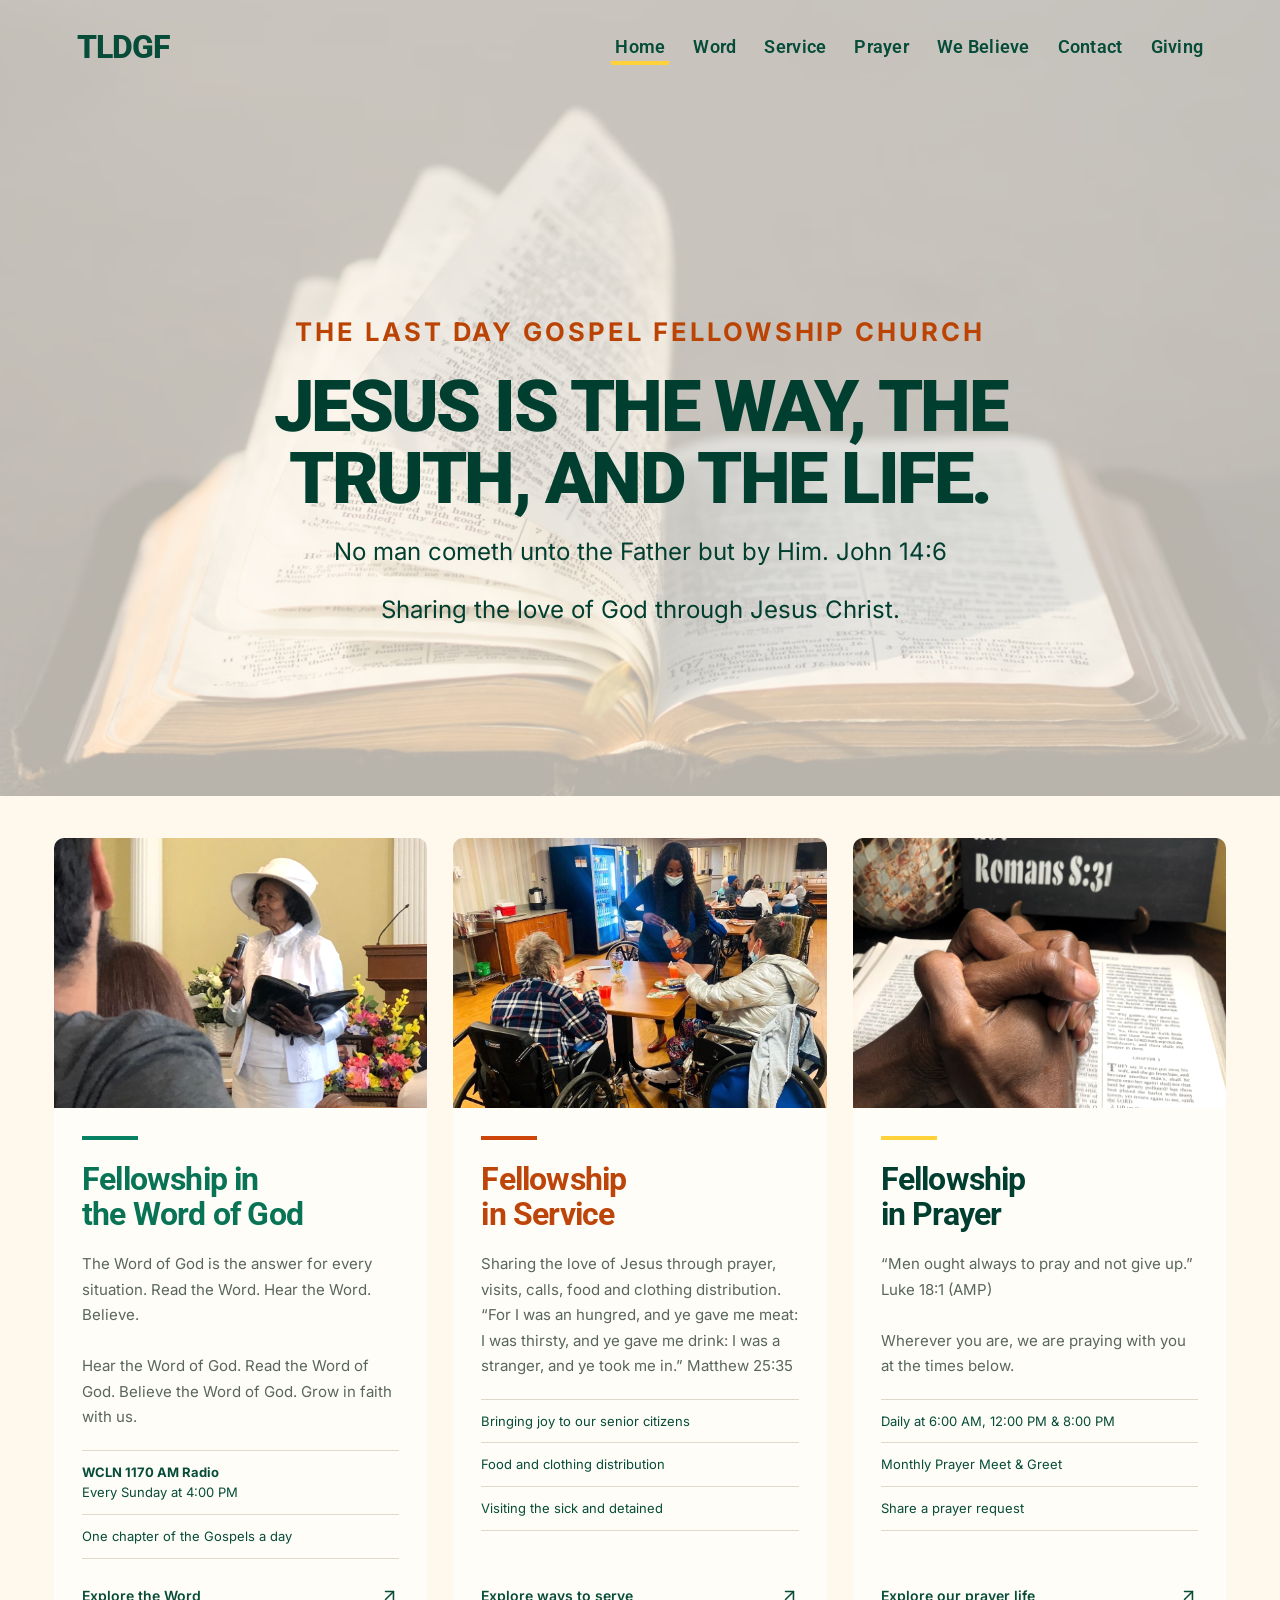
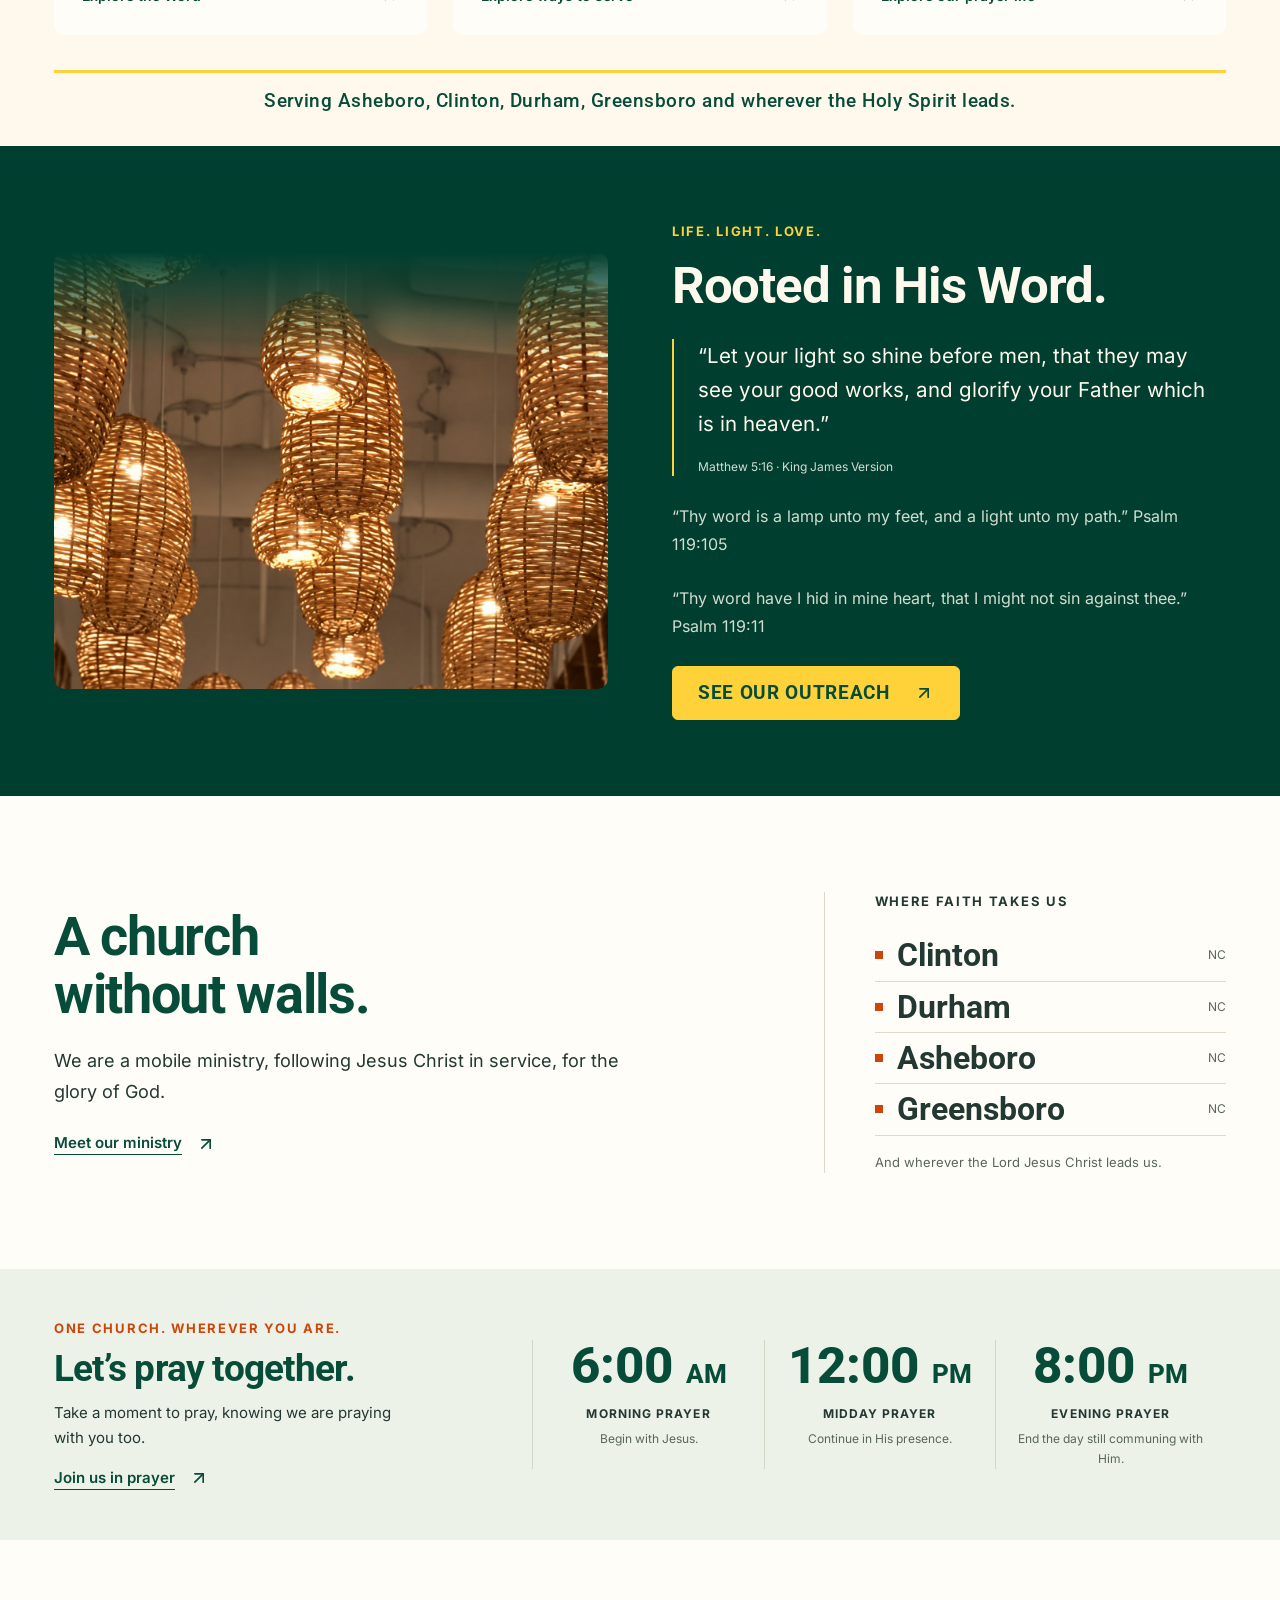
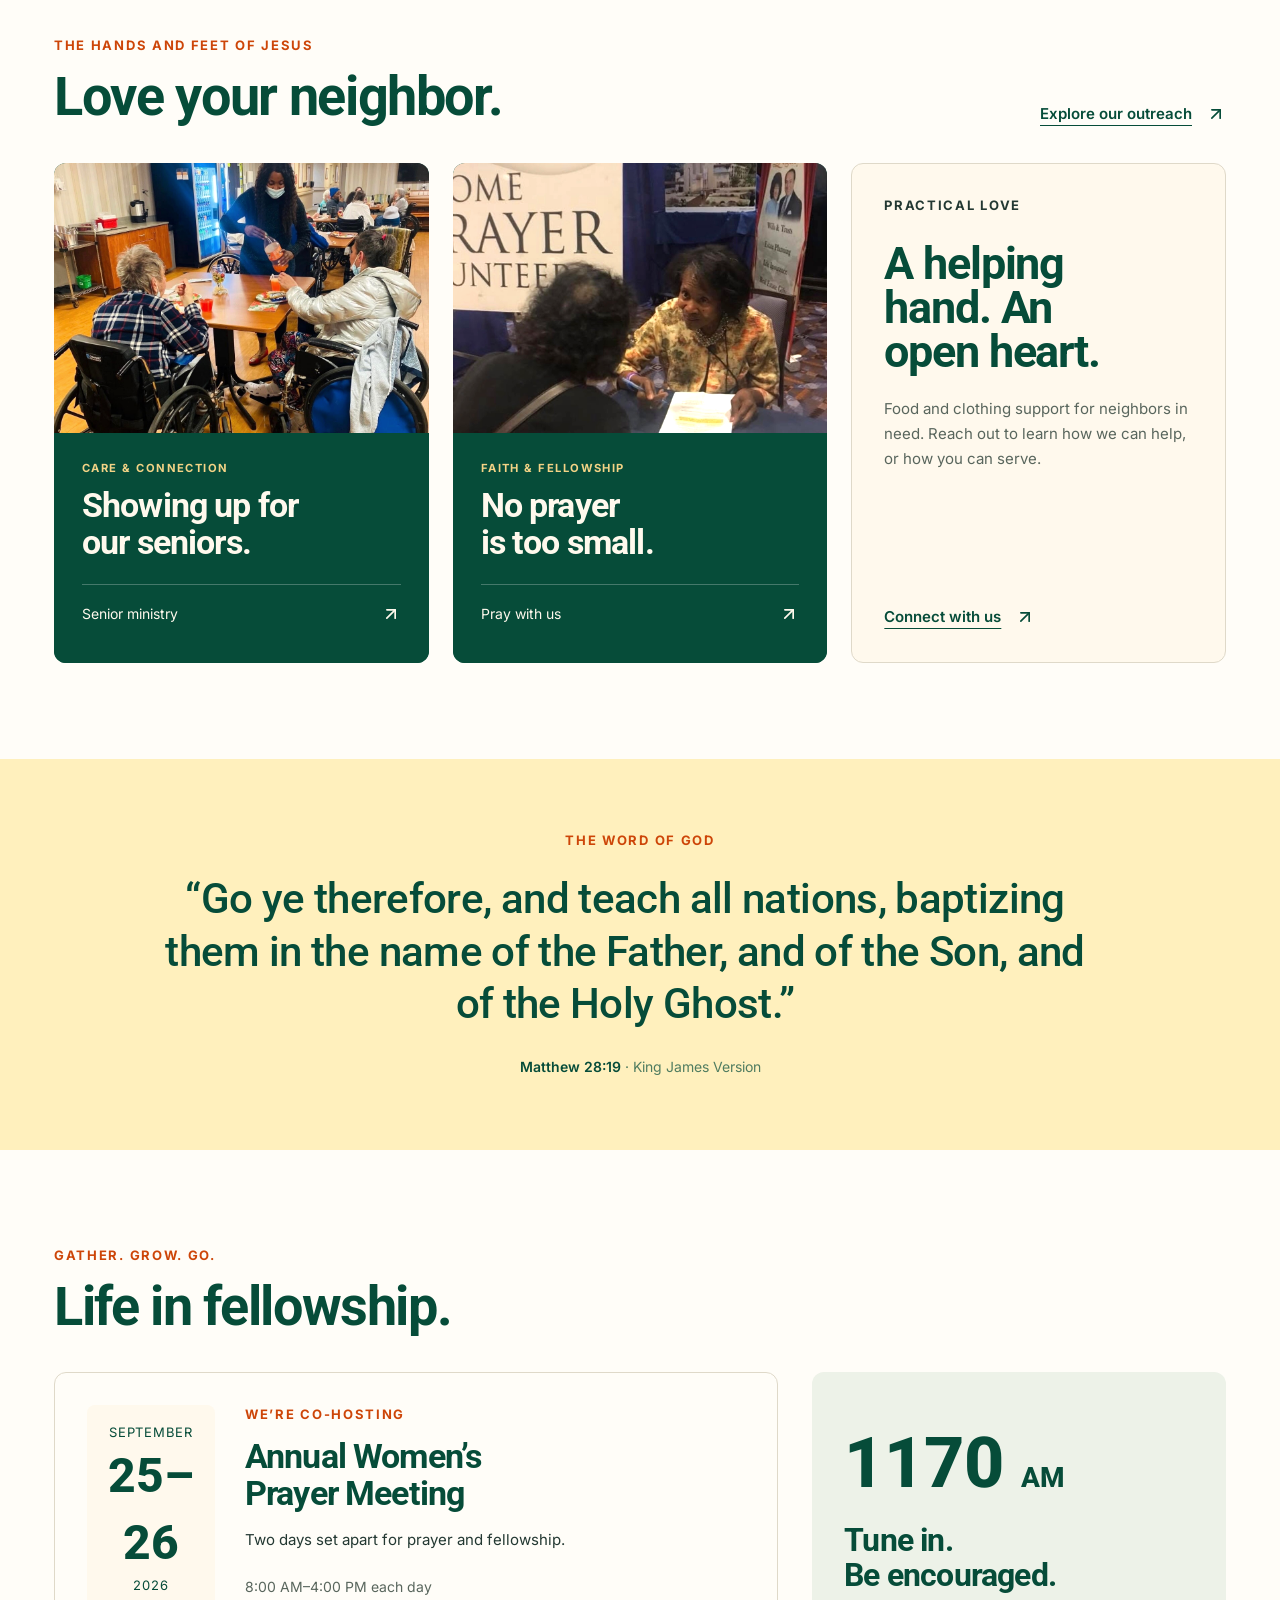
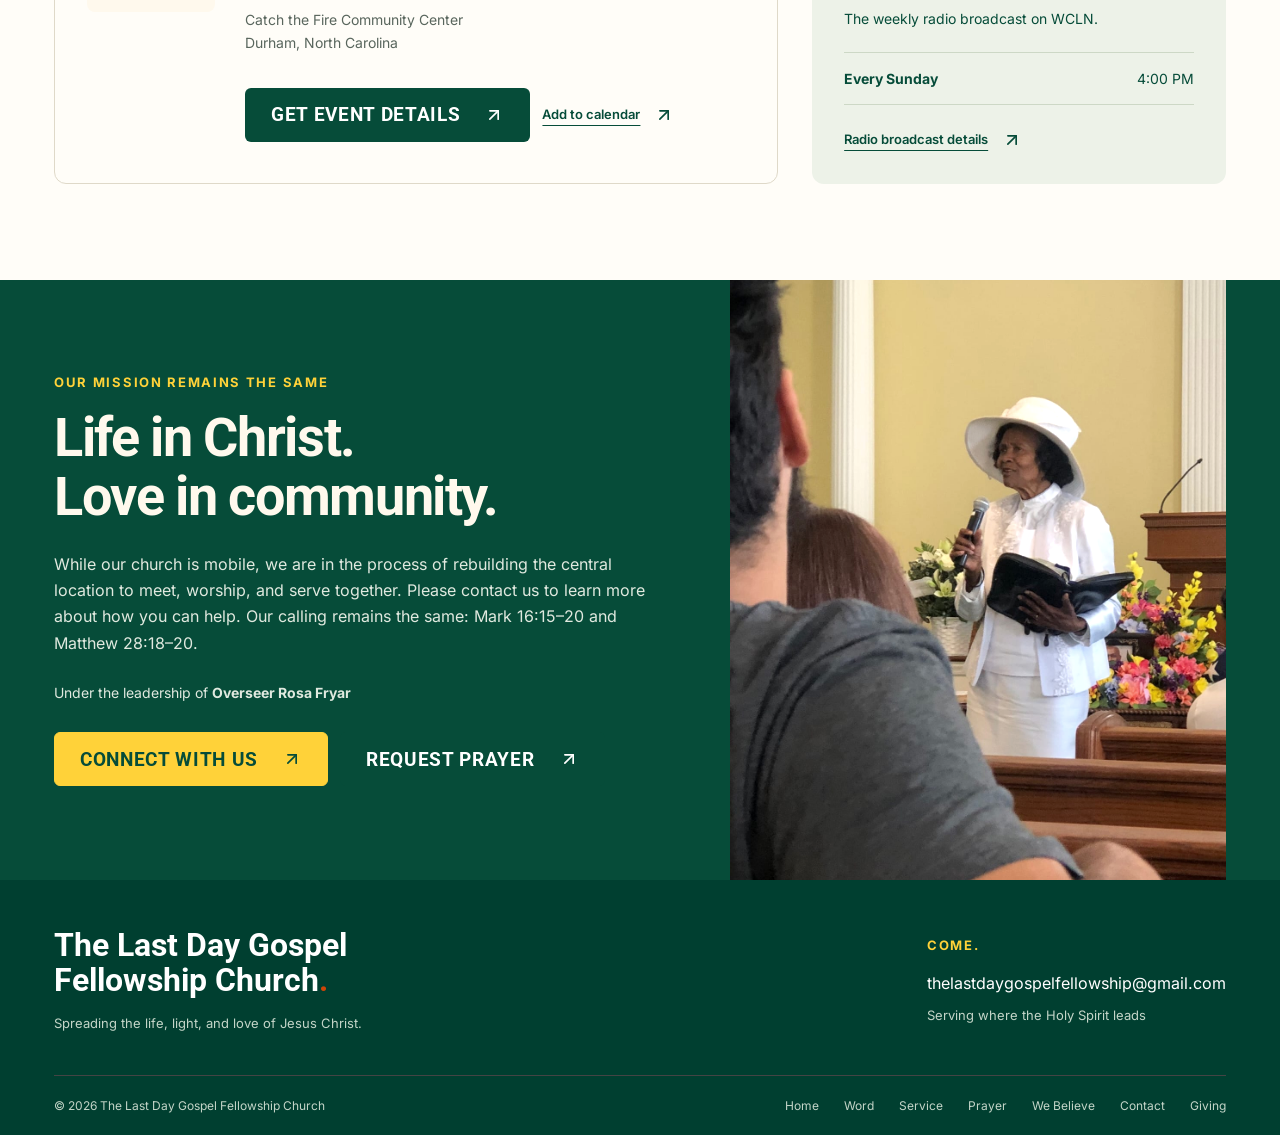
<file: index.html>
<!doctype html>
<html lang="en"><head><meta charset="utf-8"><meta name="viewport" content="width=device-width, initial-scale=1"><meta name="theme-color" content="#064c39"><title>Life, light, and love | The Last Day Gospel Fellowship Church</title><meta name="description" content="A mobile church spreading the life, light, and love of Jesus Christ through prayer and outreach in Clinton, Durham, Asheboro, and Greensboro, North Carolina."><meta property="og:type" content="website"><meta property="og:title" content="Life, light, and love | The Last Day Gospel Fellowship Church"><meta property="og:description" content="A mobile church spreading the life, light, and love of Jesus Christ through prayer and outreach in Clinton, Durham, Asheboro, and Greensboro, North Carolina."><link rel="icon" href="/favicon.svg" type="image/svg+xml"><link rel="stylesheet" href="/styles.css?v=bb2aff25e2"><script type="module" src="/app.js?v=bb2aff25e2"></script></head>
<body class="page-home"><a href="#main" class="skip-link">Skip to content</a><header class="site-header"><a href="/" class="brand" aria-label="The Last Day Gospel Fellowship Church, home"><strong>TLDGF</strong></a><button class="menu-toggle" type="button" aria-expanded="false" aria-controls="main-nav">Menu</button><nav id="main-nav" class="main-nav" aria-label="Main navigation"><a href="/" aria-current="page">Home</a><a href="/word/">Word</a><a href="/outreach/">Service</a><a href="/prayer/">Prayer</a><a href="/believe/">We Believe</a><a href="/contact/">Contact</a><a href="/giving/">Giving</a></nav><a class="button header-connect" href="/contact/?topic=fellowship">Connect with us</a></header><main id="main"><section class="worship-hero" aria-labelledby="welcome-title"><img class="worship-background" src="/assets/openbible.png" alt="An open Bible with its pages turning" width="1589" height="1161" fetchpriority="high"><div class="hero-copy"><span class="eyebrow">The Last Day Gospel Fellowship Church</span><h1 id="welcome-title">Jesus is the Way, the Truth, and the Life.</h1><p class="hero-message">No man cometh unto the Father but by Him. John 14:6</p><p class="hero-message">Sharing the love of God through Jesus Christ.</p></div></section>
      <section id="fellowship" class="fellowship-section" aria-label="Our fellowship"><div class="wrap">
  <div class="fellowship-grid">
    <a class="fellowship-card word" href="/word/" aria-labelledby="fellowship-word-title"><div class="fellowship-photo"><img src="/assets/ministry-message.jpg" alt="Preaching from an open Bible during a church gathering" width="1152" height="2048" loading="lazy"></div><div class="fellowship-copy"><h2 id="fellowship-word-title">Fellowship in<br> the Word of God</h2><p>The Word of God is the answer for every situation. Read the Word. Hear the Word. Believe.<br><br>Hear the Word of God. Read the Word of God. Believe the Word of God. Grow in faith with us.</p><ul class="fellowship-details"><li><strong>WCLN 1170 AM Radio</strong><br>Every Sunday at 4:00 PM</li><li>One chapter of the Gospels a day</li></ul><span class="fellowship-cta">Explore the Word <span class="link-arrow" aria-hidden="true"></span></span></div></a>
    <a class="fellowship-card service" href="/outreach/" aria-labelledby="fellowship-service-title"><div class="fellowship-photo"><img src="/assets/community-outreach.jpg" alt="Serving a meal and spending time with senior neighbors" width="1120" height="1163" loading="lazy"></div><div class="fellowship-copy"><h2 id="fellowship-service-title">Fellowship<br> in Service</h2><p>Sharing the love of Jesus through prayer, visits, calls, food and clothing distribution. “For I was an hungred, and ye gave me meat: I was thirsty, and ye gave me drink: I was a stranger, and ye took me in.” Matthew 25:35</p><ul class="fellowship-details"><li>Bringing joy to our senior citizens</li><li>Food and clothing distribution</li><li>Visiting the sick and detained</li></ul><span class="fellowship-cta">Explore ways to serve <span class="link-arrow" aria-hidden="true"></span></span></div></a>
    <a class="fellowship-card prayer" href="/prayer/" aria-labelledby="fellowship-prayer-title"><div class="fellowship-photo"><img src="/assets/prayer-bible.jpg" alt="Hands joined in prayer over an open Bible" width="1536" height="2048" loading="lazy"></div><div class="fellowship-copy"><h2 id="fellowship-prayer-title">Fellowship<br> in Prayer</h2><p>“Men ought always to pray and not give up.” Luke 18:1 (AMP)<br><br>Wherever you are, we are praying with you at the times below.</p><ul class="fellowship-details"><li>Daily at 6:00 AM, 12:00 PM & 8:00 PM</li><li>Monthly Prayer Meet & Greet</li><li>Share a prayer request</li></ul><span class="fellowship-cta">Explore our prayer life <span class="link-arrow" aria-hidden="true"></span></span></div></a>
  </div><p class="serving-line">Serving Asheboro, Clinton, Durham, Greensboro and wherever the Holy Spirit leads.</p>
</div></section>
      <section id="sharing-his-light" class="light-section" aria-labelledby="light-title"><div class="wrap light-layout"><img class="light-photo" src="/assets/sharing-his-light.jpg" alt="Warm light shining through a gathering of woven hanging lamps" width="1412" height="1114" loading="lazy"><div class="light-copy"><span class="eyebrow">Life. Light. Love.</span><h2 id="light-title">Rooted in His Word.</h2><blockquote><p>“Let your light so shine before men, that they may see your good works, and glorify your Father which is in heaven.”</p><cite>Matthew 5:16 · King James Version</cite></blockquote><p>“Thy word is a lamp unto my feet, and a light unto my path.” Psalm 119:105</p><p>“Thy word have I hid in mine heart, that I might not sin against thee.” Psalm 119:11</p><a class="button yellow" href="/outreach/">See our outreach<span class="link-arrow" aria-hidden="true"></span></a></div></div></section>
      <section class="wrap section intro"><div><h2>A church<br> without walls.</h2><p class="lead">We are a mobile ministry, following Jesus Christ in service, for the glory of God.</p><a class="text-link" href="/outreach/">Meet our ministry <span class="link-arrow" aria-hidden="true"></span></a></div><div class="service-area"><span class="eyebrow">Where faith takes us</span><ul><li>Clinton<span>NC</span></li><li>Durham<span>NC</span></li><li>Asheboro<span>NC</span></li><li>Greensboro<span>NC</span></li></ul><p>And wherever the Lord Jesus Christ leads us.</p></div></section>
      <section class="prayer-band"><div class="wrap"><div class="prayer-intro"><span class="eyebrow red-text">One church. Wherever you are.</span><h2>Let’s pray together.</h2><p>Take a moment to pray, knowing we are praying with you too.</p><a class="text-link" href="/prayer/">Join us in prayer <span class="link-arrow" aria-hidden="true"></span></a></div><div class="prayer-times"><div><span class="time">6:00 <small>AM</small></span><span class="eyebrow">Morning prayer</span><p>Begin with Jesus.</p></div><div><span class="time">12:00 <small>PM</small></span><span class="eyebrow">Midday prayer</span><p>Continue in His presence.</p></div><div><span class="time">8:00 <small>PM</small></span><span class="eyebrow">Evening prayer</span><p>End the day still communing with Him.</p></div></div></div></section><section class="wrap section"><div class="section-heading"><div><span class="eyebrow red-text">The hands and feet of Jesus</span><h2>Love your neighbor.</h2></div><a class="text-link" href="/outreach/">Explore our outreach <span class="link-arrow" aria-hidden="true"></span></a></div><div class="ministry-grid"><article class="image-card"><a href="/outreach/#seniors"><img src="/assets/community-outreach.jpg" alt="Sharing care and fellowship with senior citizens" width="1120" height="1163" loading="lazy"><div><span class="eyebrow">Care & connection</span><h3>Showing up for<br> our seniors.</h3><span class="card-link">Senior ministry <span class="link-arrow" aria-hidden="true"></span></span></div></a></article><article class="image-card"><a href="/prayer/#request"><img src="/assets/prayer-outreach.jpg" alt="A one-to-one conversation at a prayer ministry table" width="1116" height="1442" loading="lazy"><div><span class="eyebrow">Faith & fellowship</span><h3>No prayer<br> is too small.</h3><span class="card-link">Pray with us <span class="link-arrow" aria-hidden="true"></span></span></div></a></article><article class="word-card"><span class="eyebrow">Practical love</span><h3>A helping<br> hand. An<br> open heart.</h3><p>Food and clothing support for neighbors in need. Reach out to learn how we can help, or how you can serve.</p><a class="text-link" href="/contact/?topic=support">Connect with us <span class="link-arrow" aria-hidden="true"></span></a></article></div></section>
<section class="scripture yellow-scripture"><div class="wrap"><span class="eyebrow">The Word of God</span><blockquote>“Go ye therefore, and teach all nations, baptizing them in the name of the Father, and of the Son, and of the Holy Ghost.”</blockquote><p>Matthew 28:19 <span>· King James Version</span></p></div></section>
<section class="wrap section happenings"><div class="section-heading"><div><span class="eyebrow red-text">Gather. Grow. Go.</span><h2>Life in fellowship.</h2></div></div><div class="event-radio-grid"><article class="event-feature"><div class="date-block"><span>September</span><strong>25–26</strong><span>2026</span></div><div><span class="eyebrow red-text">We’re co-hosting</span><h3>Annual Women’s<br> Prayer Meeting</h3><p>Two days set apart for prayer and fellowship.</p><ul class="event-details"><li>8:00 AM–4:00 PM each day</li><li>Catch the Fire Community Center<br> Durham, North Carolina</li></ul><div class="actions"><a class="button dark" href="/contact/?topic=event">Get event details<span class="link-arrow" aria-hidden="true"></span></a><a class="text-link" href="/womens-prayer-meeting.ics" download>Add to calendar <span class="link-arrow" aria-hidden="true"></span></a></div></div></article><aside class="radio-card"><span class="radio-frequency">1170 <small>AM</small></span><h3>Tune in.<br> Be encouraged.</h3><p>The weekly radio broadcast on WCLN.</p><div class="radio-time"><strong>Every Sunday</strong><span>4:00 PM</span></div><a class="text-link" href="/word/#radio">Radio broadcast details <span class="link-arrow" aria-hidden="true"></span></a></aside></div></section>
<section class="mission-band"><div class="wrap"><div><span class="eyebrow">Our mission remains the same</span><h2>Life in Christ.<br> Love in community.</h2><p>While our church is mobile, we are in the process of rebuilding the central location to meet, worship, and serve together. Please contact us to learn more about how you can help. Our calling remains the same: Mark 16:15–20 and Matthew 28:18–20.</p><p class="overseer">Under the leadership of <strong>Overseer Rosa Fryar</strong></p><div class="actions"><a class="button yellow" href="/contact/?topic=fellowship">Connect with us<span class="link-arrow" aria-hidden="true"></span></a><a class="button dark" href="/prayer/#request">Request prayer<span class="link-arrow" aria-hidden="true"></span></a></div></div><img src="/assets/ministry-message.jpg" alt="Sharing a message from the Bible during a church gathering" width="1152" height="2048" loading="lazy"></div></section></main><footer class="site-footer"><div class="wrap footer-top"><div><a class="footer-brand" href="/">The Last Day Gospel<br>Fellowship Church<span class="red-text">.</span></a><p>Spreading the life, light, and love of Jesus Christ.</p></div><div><span class="eyebrow">Come.</span><a class="footer-email" href="mailto:thelastdaygospelfellowship@gmail.com">thelastdaygospelfellowship@gmail.com</a><span>Serving where the Holy Spirit leads</span></div></div><div class="wrap footer-bottom"><span>© 2026 The Last Day Gospel Fellowship Church</span><nav aria-label="Footer navigation"><a href="/" aria-current="page">Home</a><a href="/word/">Word</a><a href="/outreach/">Service</a><a href="/prayer/">Prayer</a><a href="/believe/">We Believe</a><a href="/contact/">Contact</a><a href="/giving/">Giving</a></nav></div></footer></body></html>
</file>
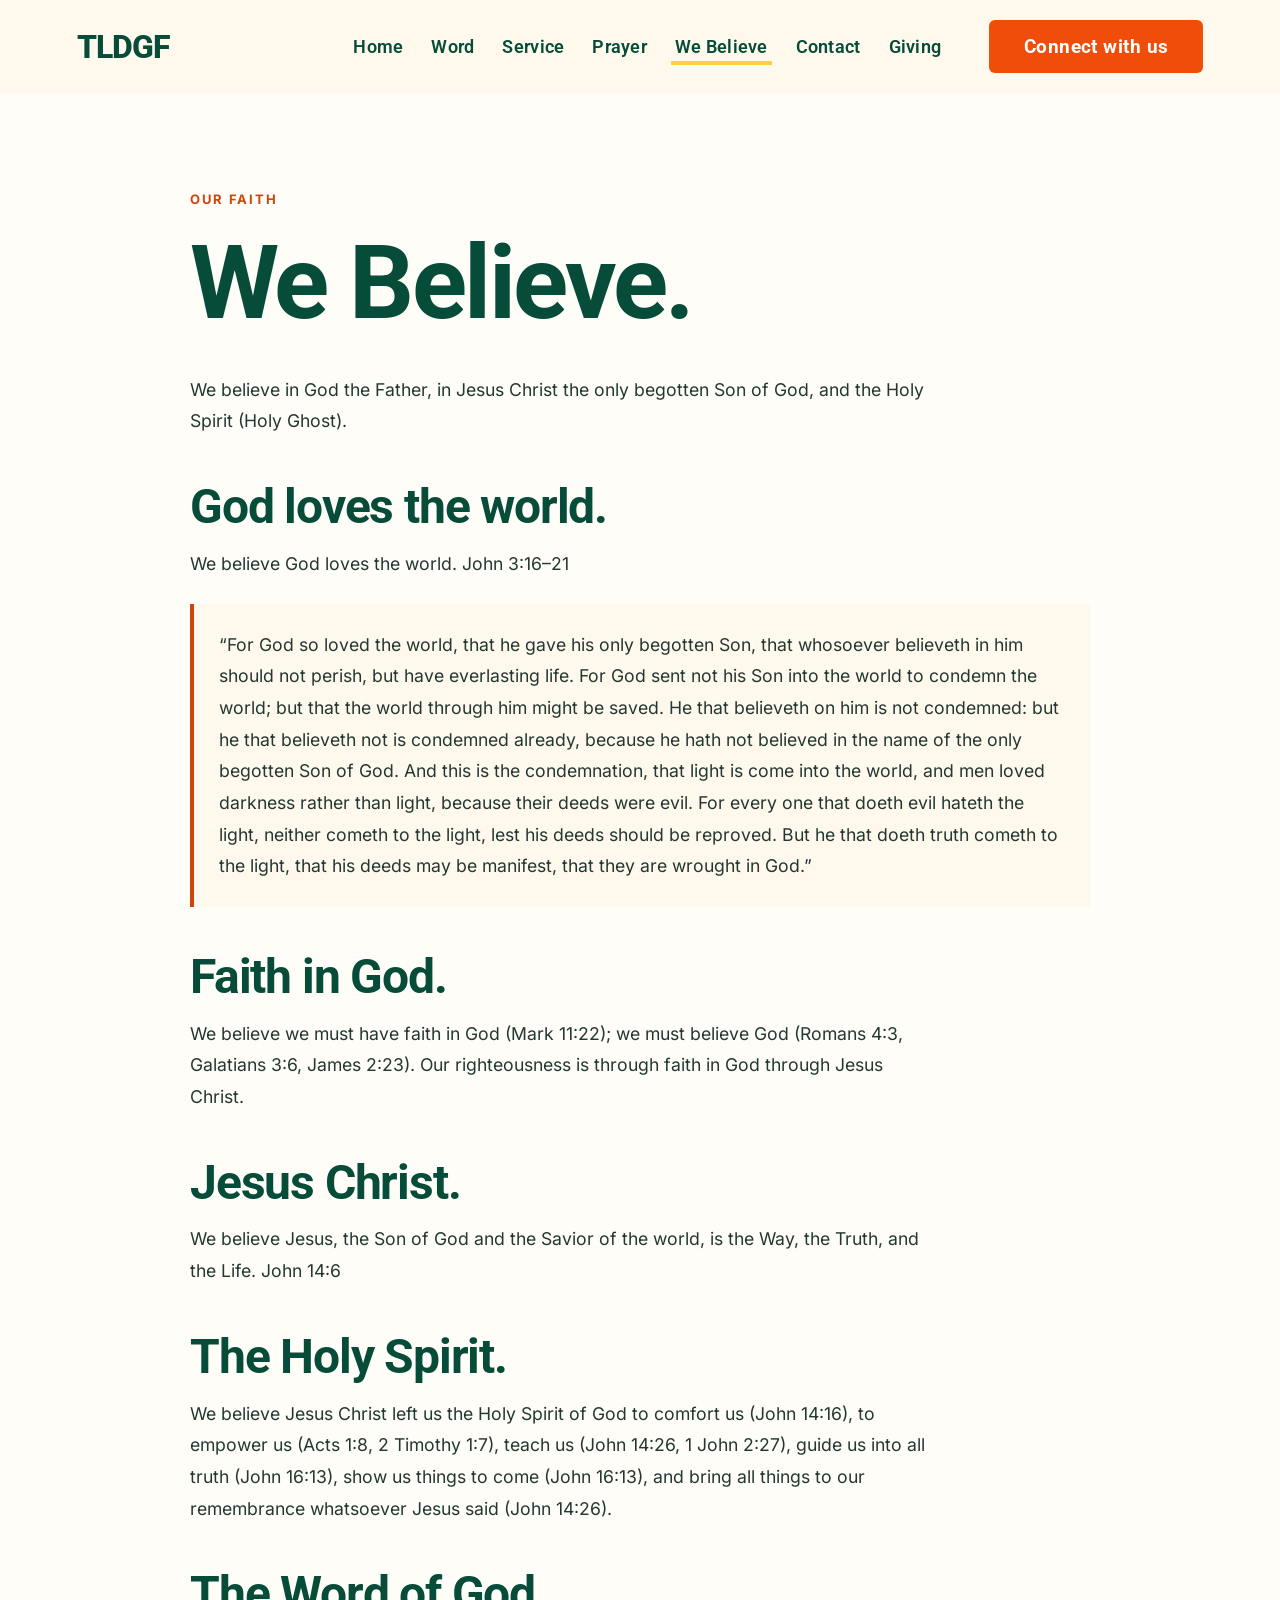
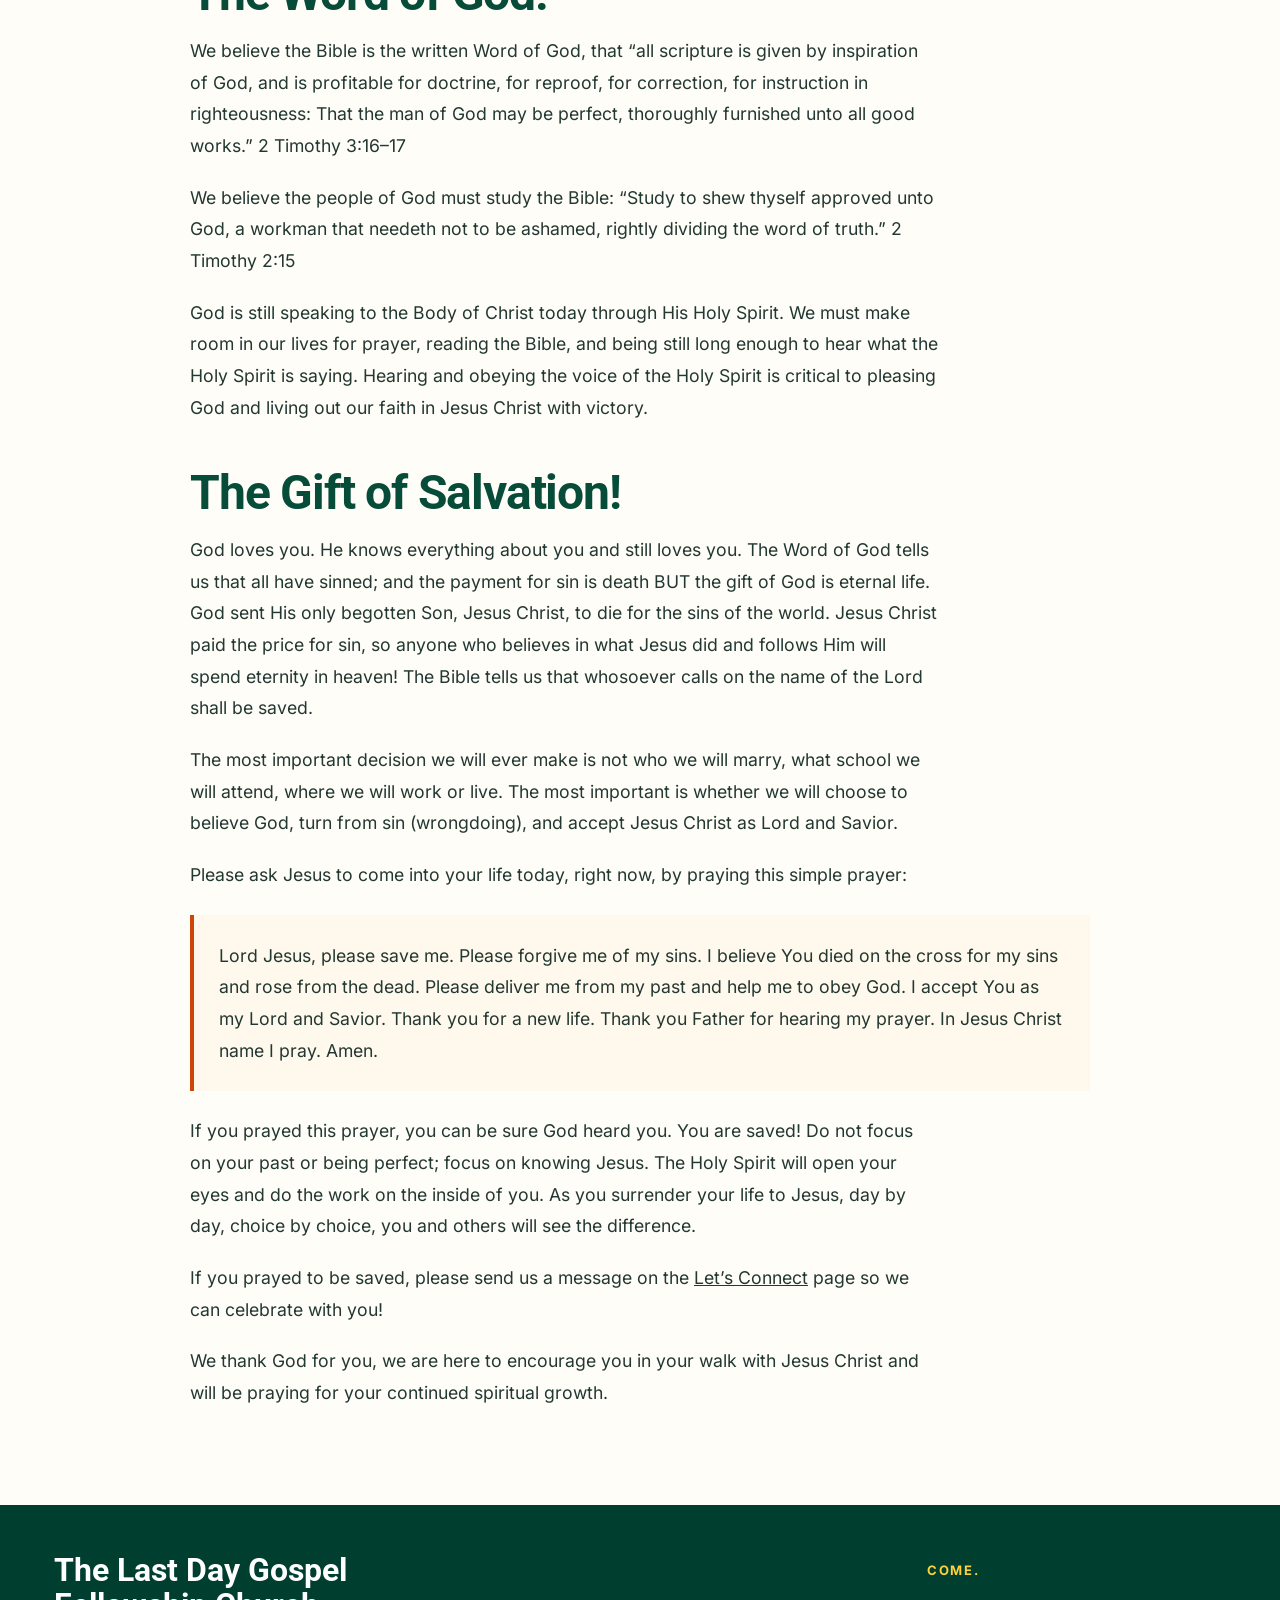
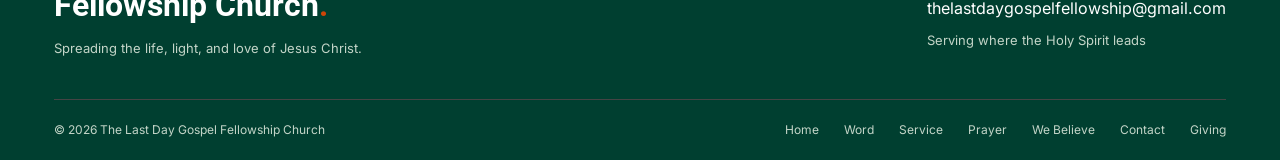
<file: believe/index.html>
<!doctype html>
<html lang="en"><head><meta charset="utf-8"><meta name="viewport" content="width=device-width, initial-scale=1"><meta name="theme-color" content="#064c39"><title>We Believe | The Last Day Gospel Fellowship Church</title><meta name="description" content="What The Last Day Gospel Fellowship Church believes about God, Jesus Christ, the Holy Spirit, faith, and the Word of God."><meta property="og:type" content="website"><meta property="og:title" content="We Believe | The Last Day Gospel Fellowship Church"><meta property="og:description" content="What The Last Day Gospel Fellowship Church believes about God, Jesus Christ, the Holy Spirit, faith, and the Word of God."><link rel="icon" href="/favicon.svg" type="image/svg+xml"><link rel="stylesheet" href="/styles.css?v=bb2aff25e2"><script type="module" src="/app.js?v=bb2aff25e2"></script></head>
<body class="page-believe"><a href="#main" class="skip-link">Skip to content</a><header class="site-header"><a href="/" class="brand" aria-label="The Last Day Gospel Fellowship Church, home"><strong>TLDGF</strong></a><button class="menu-toggle" type="button" aria-expanded="false" aria-controls="main-nav">Menu</button><nav id="main-nav" class="main-nav" aria-label="Main navigation"><a href="/">Home</a><a href="/word/">Word</a><a href="/outreach/">Service</a><a href="/prayer/">Prayer</a><a href="/believe/" aria-current="page">We Believe</a><a href="/contact/">Contact</a><a href="/giving/">Giving</a></nav><a class="button header-connect" href="/contact/?topic=fellowship">Connect with us</a></header><main id="main"><section class="wrap section beliefs"><span class="eyebrow red-text">Our faith</span><h1>We Believe.</h1>
  <p>We believe in God the Father, in Jesus Christ the only begotten Son of God, and the Holy Spirit (Holy Ghost).</p>
  <h2>God loves the world.</h2><p>We believe God loves the world. John 3:16–21</p><blockquote>“For God so loved the world, that he gave his only begotten Son, that whosoever believeth in him should not perish, but have everlasting life. For God sent not his Son into the world to condemn the world; but that the world through him might be saved. He that believeth on him is not condemned: but he that believeth not is condemned already, because he hath not believed in the name of the only begotten Son of God. And this is the condemnation, that light is come into the world, and men loved darkness rather than light, because their deeds were evil. For every one that doeth evil hateth the light, neither cometh to the light, lest his deeds should be reproved. But he that doeth truth cometh to the light, that his deeds may be manifest, that they are wrought in God.”</blockquote>
  <h2>Faith in God.</h2><p>We believe we must have faith in God (Mark 11:22); we must believe God (Romans 4:3, Galatians 3:6, James 2:23). Our righteousness is through faith in God through Jesus Christ.</p>
  <h2>Jesus Christ.</h2><p>We believe Jesus, the Son of God and the Savior of the world, is the Way, the Truth, and the Life. John 14:6</p>
  <h2>The Holy Spirit.</h2><p>We believe Jesus Christ left us the Holy Spirit of God to comfort us (John 14:16), to empower us (Acts 1:8, 2 Timothy 1:7), teach us (John 14:26, 1 John 2:27), guide us into all truth (John 16:13), show us things to come (John 16:13), and bring all things to our remembrance whatsoever Jesus said (John 14:26).</p>
  <h2>The Word of God.</h2><p>We believe the Bible is the written Word of God, that “all scripture is given by inspiration of God, and is profitable for doctrine, for reproof, for correction, for instruction in righteousness: That the man of God may be perfect, thoroughly furnished unto all good works.” 2 Timothy 3:16–17</p><p>We believe the people of God must study the Bible: “Study to shew thyself approved unto God, a workman that needeth not to be ashamed, rightly dividing the word of truth.” 2 Timothy 2:15</p>
  <p>God is still speaking to the Body of Christ today through His Holy Spirit. We must make room in our lives for prayer, reading the Bible, and being still long enough to hear what the Holy Spirit is saying. Hearing and obeying the voice of the Holy Spirit is critical to pleasing God and living out our faith in Jesus Christ with victory.</p>
  <h2>The Gift of Salvation!</h2><p>God loves you. He knows everything about you and still loves you. The Word of God tells us that all have sinned; and the payment for sin is death BUT the gift of God is eternal life. God sent His only begotten Son, Jesus Christ, to die for the sins of the world. Jesus Christ paid the price for sin, so anyone who believes in what Jesus did and follows Him will spend eternity in heaven! The Bible tells us that whosoever calls on the name of the Lord shall be saved.</p>
  <p>The most important decision we will ever make is not who we will marry, what school we will attend, where we will work or live. The most important is whether we will choose to believe God, turn from sin (wrongdoing), and accept Jesus Christ as Lord and Savior.</p>
  <p>Please ask Jesus to come into your life today, right now, by praying this simple prayer:</p>
  <blockquote>Lord Jesus, please save me. Please forgive me of my sins. I believe You died on the cross for my sins and rose from the dead. Please deliver me from my past and help me to obey God. I accept You as my Lord and Savior. Thank you for a new life. Thank you Father for hearing my prayer. In Jesus Christ name I pray. Amen.</blockquote>
  <p>If you prayed this prayer, you can be sure God heard you. You are saved! Do not focus on your past or being perfect; focus on knowing Jesus. The Holy Spirit will open your eyes and do the work on the inside of you. As you surrender your life to Jesus, day by day, choice by choice, you and others will see the difference.</p>
  <p>If you prayed to be saved, please send us a message on the <a href="/contact/">Let’s Connect</a> page so we can celebrate with you!</p><p>We thank God for you, we are here to encourage you in your walk with Jesus Christ and will be praying for your continued spiritual growth.</p></section></main><footer class="site-footer"><div class="wrap footer-top"><div><a class="footer-brand" href="/">The Last Day Gospel<br>Fellowship Church<span class="red-text">.</span></a><p>Spreading the life, light, and love of Jesus Christ.</p></div><div><span class="eyebrow">Come.</span><a class="footer-email" href="mailto:thelastdaygospelfellowship@gmail.com">thelastdaygospelfellowship@gmail.com</a><span>Serving where the Holy Spirit leads</span></div></div><div class="wrap footer-bottom"><span>© 2026 The Last Day Gospel Fellowship Church</span><nav aria-label="Footer navigation"><a href="/">Home</a><a href="/word/">Word</a><a href="/outreach/">Service</a><a href="/prayer/">Prayer</a><a href="/believe/" aria-current="page">We Believe</a><a href="/contact/">Contact</a><a href="/giving/">Giving</a></nav></div></footer></body></html>
</file>
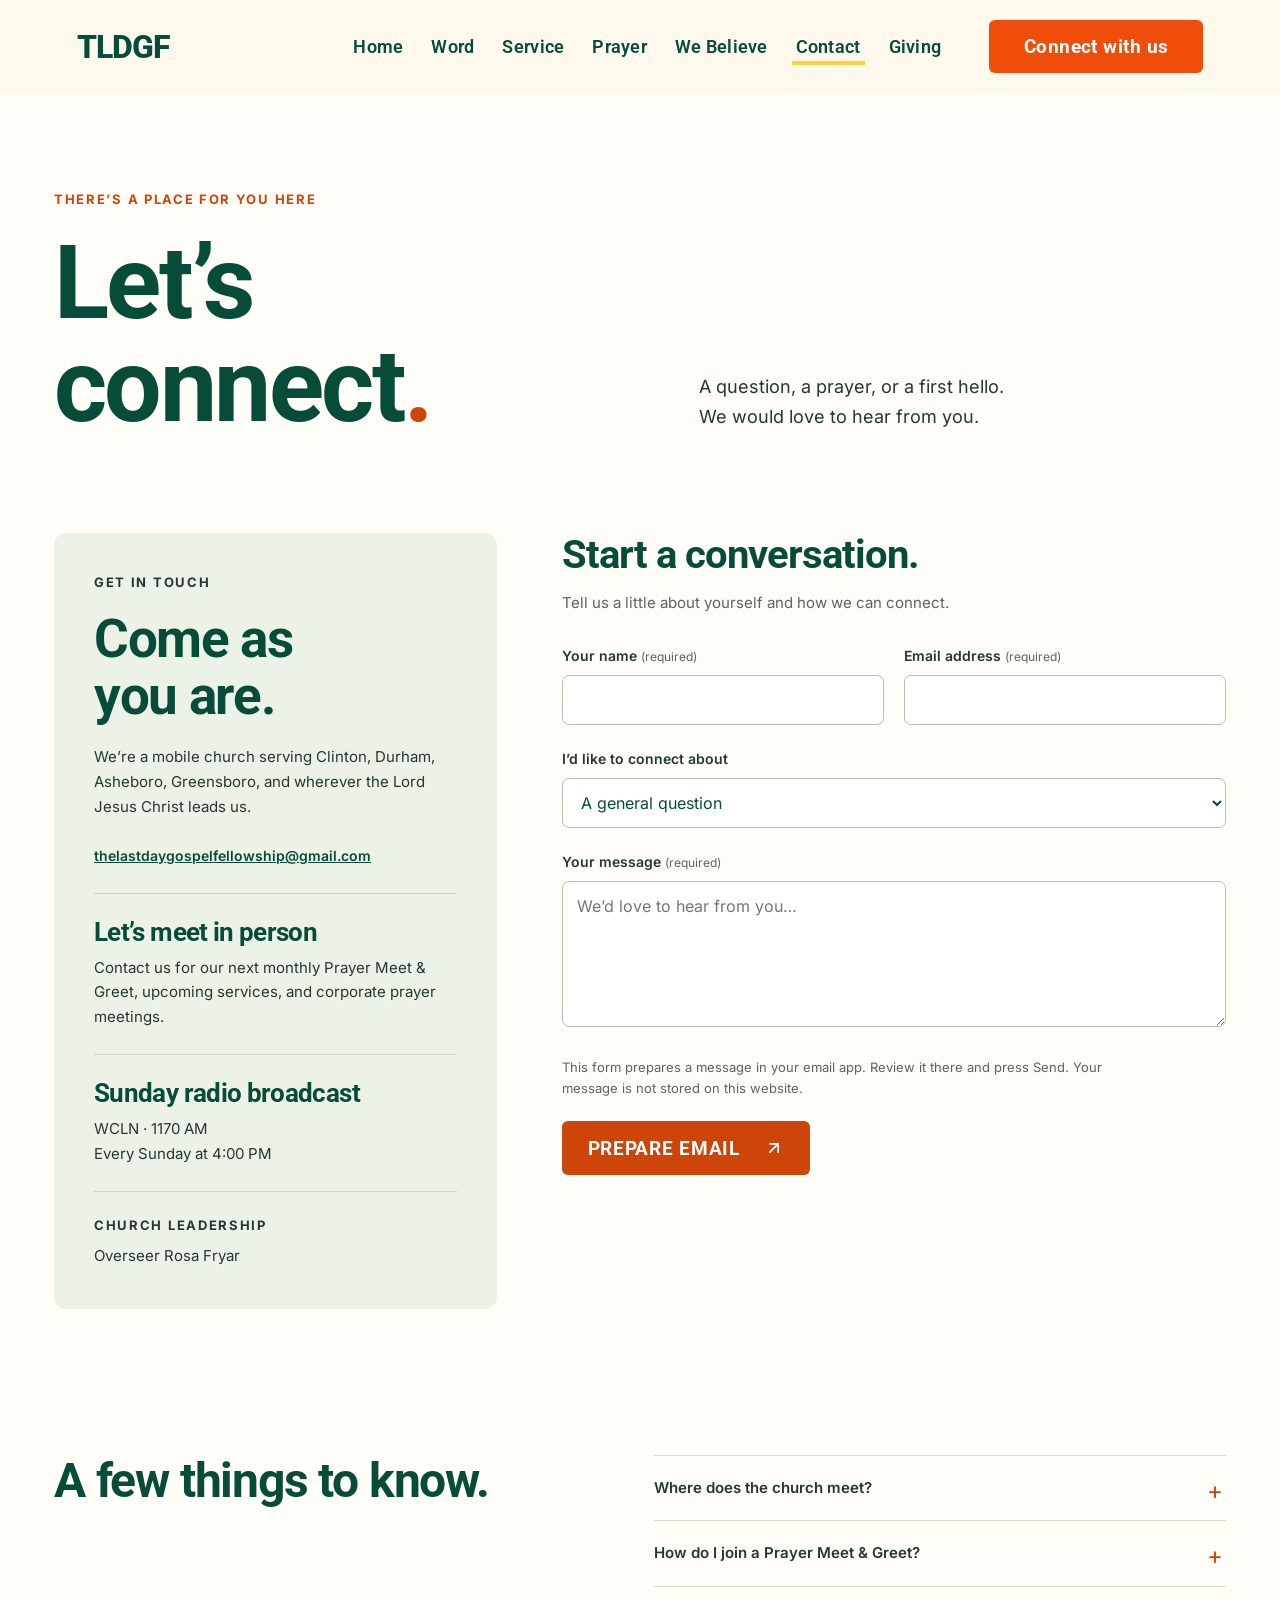
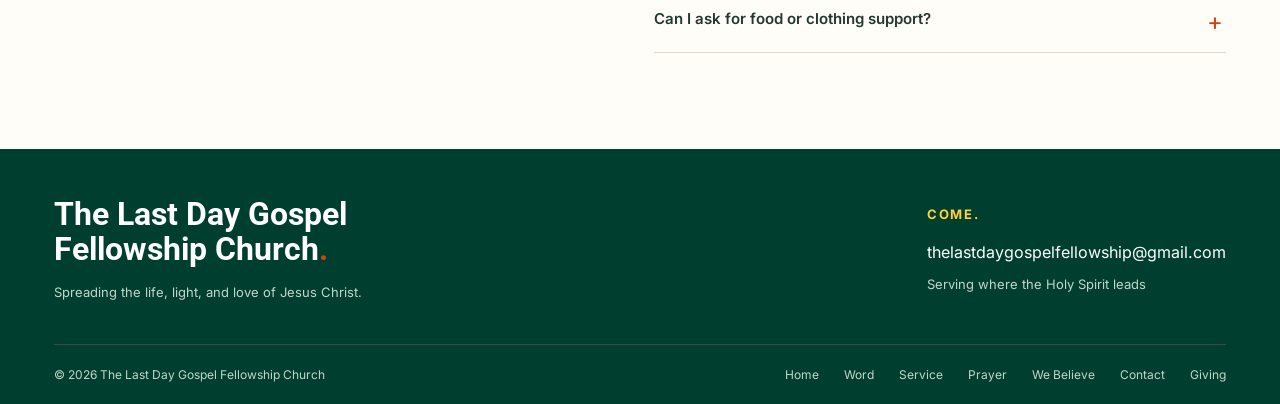
<file: contact/index.html>
<!doctype html>
<html lang="en"><head><meta charset="utf-8"><meta name="viewport" content="width=device-width, initial-scale=1"><meta name="theme-color" content="#064c39"><title>Contact &amp; fellowship | The Last Day Gospel Fellowship Church</title><meta name="description" content="Connect with The Last Day Gospel Fellowship Church about prayer, outreach, upcoming services, or our monthly Prayer Meet &amp; Greet."><meta property="og:type" content="website"><meta property="og:title" content="Contact &amp; fellowship | The Last Day Gospel Fellowship Church"><meta property="og:description" content="Connect with The Last Day Gospel Fellowship Church about prayer, outreach, upcoming services, or our monthly Prayer Meet &amp; Greet."><link rel="icon" href="/favicon.svg" type="image/svg+xml"><link rel="stylesheet" href="/styles.css?v=bb2aff25e2"><script type="module" src="/app.js?v=bb2aff25e2"></script></head>
<body class="page-contact"><a href="#main" class="skip-link">Skip to content</a><header class="site-header"><a href="/" class="brand" aria-label="The Last Day Gospel Fellowship Church, home"><strong>TLDGF</strong></a><button class="menu-toggle" type="button" aria-expanded="false" aria-controls="main-nav">Menu</button><nav id="main-nav" class="main-nav" aria-label="Main navigation"><a href="/">Home</a><a href="/word/">Word</a><a href="/outreach/">Service</a><a href="/prayer/">Prayer</a><a href="/believe/">We Believe</a><a href="/contact/" aria-current="page">Contact</a><a href="/giving/">Giving</a></nav><a class="button header-connect" href="/contact/?topic=fellowship">Connect with us</a></header><main id="main"><section class="contact-title wrap section"><span class="eyebrow red-text">There’s a place for you here</span><h1>Let’s<br> connect<span class="red-text">.</span></h1><p class="lead">A question, a prayer, or a first hello.<br> We would love to hear from you.</p></section>
  <section class="wrap contact-layout"><aside class="contact-info"><span class="eyebrow">Get in touch</span><h2>Come as<br> you are.</h2><p>We’re a mobile church serving Clinton, Durham, Asheboro, Greensboro, and wherever the Lord Jesus Christ leads us.</p><a href="mailto:thelastdaygospelfellowship@gmail.com" class="contact-email">thelastdaygospelfellowship@gmail.com</a><div class="info-divider"><h3>Let’s meet in person</h3><p>Contact us for our next monthly Prayer Meet & Greet, upcoming services, and corporate prayer meetings.</p></div><div class="info-divider"><h3>Sunday radio broadcast</h3><p>WCLN · 1170 AM<br> Every Sunday at 4:00 PM</p></div><div class="info-divider"><span class="eyebrow">Church leadership</span><p>Overseer Rosa Fryar</p></div></aside><div class="contact-form-panel"><h2>Start a conversation.</h2><p>Tell us a little about yourself and how we can connect.</p><form class="contact-form" data-email-form data-recipient="thelastdaygospelfellowship@gmail.com" data-kind="contact"><div class="form-row"><div class="field"><label for="contact-name">Your name <span>(required)</span></label><input id="contact-name" name="name" autocomplete="name" maxlength="100" required></div><div class="field"><label for="contact-email">Email address <span>(required)</span></label><input id="contact-email" name="email" type="email" autocomplete="email" maxlength="200" required></div></div><div class="field"><label for="contact-topic">I’d like to connect about</label><select id="contact-topic" name="topic"><option value="general">A general question</option><option value="fellowship">Joining the fellowship</option><option value="services">Upcoming services</option><option value="radio">Radio broadcast</option><option value="outreach">Serving in outreach</option><option value="support">Food or clothing support</option><option value="event">The Women’s Prayer Meeting</option><option value="giving">Giving to the ministry</option><option value="testimony">Sharing my testimony</option></select></div><div class="field"><label for="contact-message">Your message <span>(required)</span></label><textarea id="contact-message" name="message" rows="5" required maxlength="2000" placeholder="We’d love to hear from you…"></textarea></div><p class="form-note">This form prepares a message in your email app. Review it there and press Send. Your message is not stored on this website.</p><button class="button" type="submit">Prepare email <span class="link-arrow" aria-hidden="true"></span></button><div class="form-feedback" role="status" aria-live="polite" hidden></div><div class="email-fallback" hidden><p>If your email app did not open, copy your message and email it to <a href="mailto:thelastdaygospelfellowship@gmail.com">thelastdaygospelfellowship@gmail.com</a>.</p><button class="text-button" type="button" data-copy-message>Copy message</button><textarea class="copy-fallback" readonly aria-label="Prepared email message" hidden></textarea></div></form></div></section>
  <section class="wrap section contact-faq"><h2>A few things to know.</h2><div><details><summary>Where does the church meet?</summary><p>We are a mobile ministry and are in the process of rebuilding. Email us for the location and details of upcoming services and monthly gatherings.</p></details><details><summary>How do I join a Prayer Meet & Greet?</summary><p>Select “Joining the fellowship” in the contact form, or email the church directly. We’ll share information about the next monthly gathering.</p></details><details><summary>Can I ask for food or clothing support?</summary><p>Yes. Choose “Food or clothing support” in the contact form and tell us about your need. The church can share information about its outreach and distribution.</p></details></div></section></main><footer class="site-footer"><div class="wrap footer-top"><div><a class="footer-brand" href="/">The Last Day Gospel<br>Fellowship Church<span class="red-text">.</span></a><p>Spreading the life, light, and love of Jesus Christ.</p></div><div><span class="eyebrow">Come.</span><a class="footer-email" href="mailto:thelastdaygospelfellowship@gmail.com">thelastdaygospelfellowship@gmail.com</a><span>Serving where the Holy Spirit leads</span></div></div><div class="wrap footer-bottom"><span>© 2026 The Last Day Gospel Fellowship Church</span><nav aria-label="Footer navigation"><a href="/">Home</a><a href="/word/">Word</a><a href="/outreach/">Service</a><a href="/prayer/">Prayer</a><a href="/believe/">We Believe</a><a href="/contact/" aria-current="page">Contact</a><a href="/giving/">Giving</a></nav></div></footer></body></html>
</file>
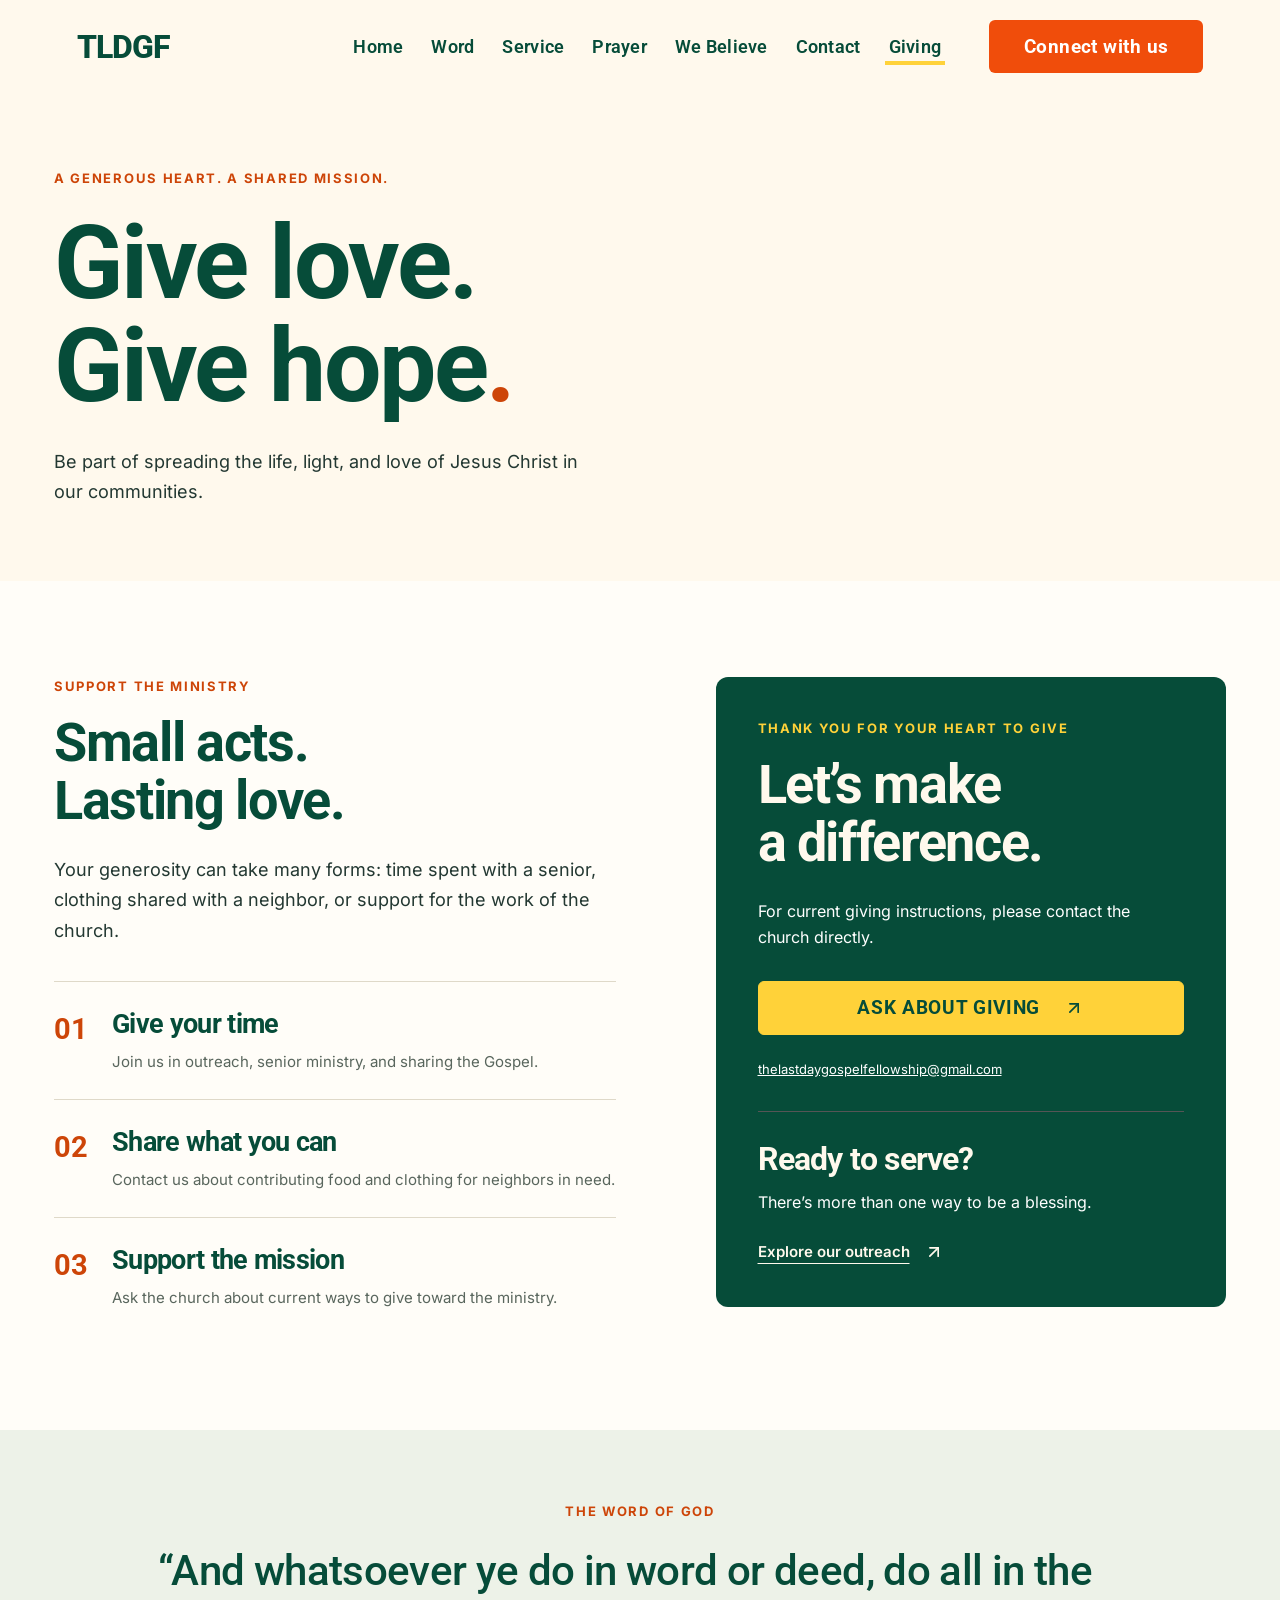
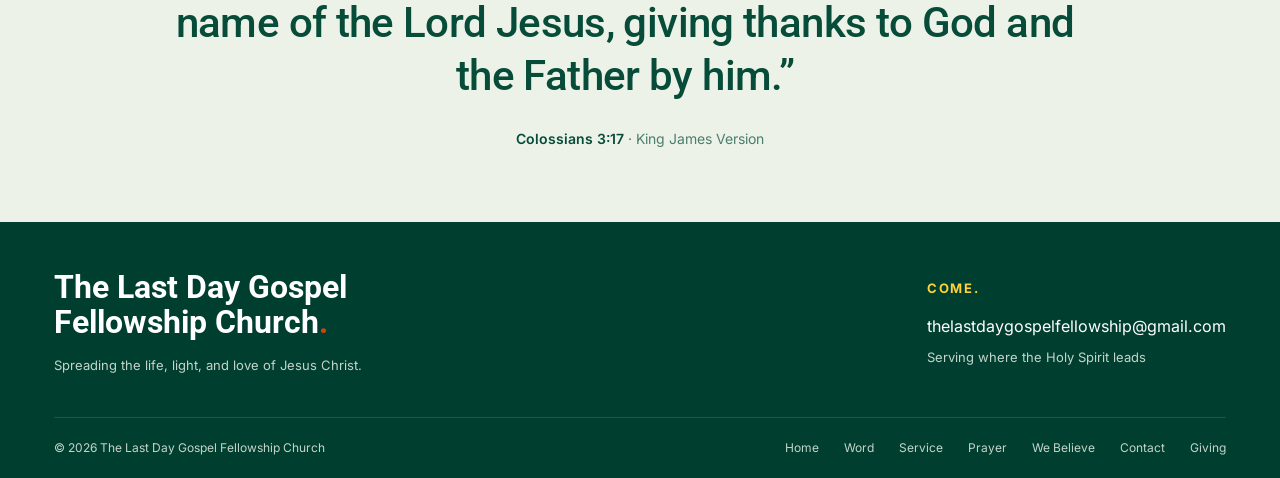
<file: giving/index.html>
<!doctype html>
<html lang="en"><head><meta charset="utf-8"><meta name="viewport" content="width=device-width, initial-scale=1"><meta name="theme-color" content="#064c39"><title>Giving | The Last Day Gospel Fellowship Church</title><meta name="description" content="Support the outreach and ministry of The Last Day Gospel Fellowship Church. Contact the church for current giving instructions and ways to serve."><meta property="og:type" content="website"><meta property="og:title" content="Giving | The Last Day Gospel Fellowship Church"><meta property="og:description" content="Support the outreach and ministry of The Last Day Gospel Fellowship Church. Contact the church for current giving instructions and ways to serve."><link rel="icon" href="/favicon.svg" type="image/svg+xml"><link rel="stylesheet" href="/styles.css?v=bb2aff25e2"><script type="module" src="/app.js?v=bb2aff25e2"></script></head>
<body class="page-giving"><a href="#main" class="skip-link">Skip to content</a><header class="site-header"><a href="/" class="brand" aria-label="The Last Day Gospel Fellowship Church, home"><strong>TLDGF</strong></a><button class="menu-toggle" type="button" aria-expanded="false" aria-controls="main-nav">Menu</button><nav id="main-nav" class="main-nav" aria-label="Main navigation"><a href="/">Home</a><a href="/word/">Word</a><a href="/outreach/">Service</a><a href="/prayer/">Prayer</a><a href="/believe/">We Believe</a><a href="/contact/">Contact</a><a href="/giving/" aria-current="page">Giving</a></nav><a class="button header-connect" href="/contact/?topic=fellowship">Connect with us</a></header><main id="main"><section class="giving-hero"><div class="wrap"><span class="eyebrow">A generous heart. A shared mission.</span><h1>Give love.<br> Give hope<span>.</span></h1><p>Be part of spreading the life, light, and love of Jesus Christ in our communities.</p></div></section><section class="wrap section giving-layout"><div><span class="eyebrow red-text">Support the ministry</span><h2>Small acts.<br> Lasting love.</h2><p class="lead">Your generosity can take many forms: time spent with a senior, clothing shared with a neighbor, or support for the work of the church.</p><ul class="giving-list"><li><span>01</span><div><h3>Give your time</h3><p>Join us in outreach, senior ministry, and sharing the Gospel.</p></div></li><li><span>02</span><div><h3>Share what you can</h3><p>Contact us about contributing food and clothing for neighbors in need.</p></div></li><li><span>03</span><div><h3>Support the mission</h3><p>Ask the church about current ways to give toward the ministry.</p></div></li></ul></div><aside class="giving-card"><span class="eyebrow">Thank you for your heart to give</span><h2>Let’s make<br> a difference.</h2><p>For current giving instructions, please contact the church directly.</p><a class="button yellow" href="/contact/?topic=giving">Ask about giving<span class="link-arrow" aria-hidden="true"></span></a><a href="mailto:thelastdaygospelfellowship@gmail.com" class="giving-email">thelastdaygospelfellowship@gmail.com</a><hr><h3>Ready to serve?</h3><p>There’s more than one way to be a blessing.</p><a class="text-link" href="/outreach/">Explore our outreach <span class="link-arrow" aria-hidden="true"></span></a></aside></section><section class="scripture pink-scripture"><div class="wrap"><span class="eyebrow">The Word of God</span><blockquote>“And whatsoever ye do in word or deed, do all in the name of the Lord Jesus, giving thanks to God and the Father by him.”</blockquote><p>Colossians 3:17 <span>· King James Version</span></p></div></section></main><footer class="site-footer"><div class="wrap footer-top"><div><a class="footer-brand" href="/">The Last Day Gospel<br>Fellowship Church<span class="red-text">.</span></a><p>Spreading the life, light, and love of Jesus Christ.</p></div><div><span class="eyebrow">Come.</span><a class="footer-email" href="mailto:thelastdaygospelfellowship@gmail.com">thelastdaygospelfellowship@gmail.com</a><span>Serving where the Holy Spirit leads</span></div></div><div class="wrap footer-bottom"><span>© 2026 The Last Day Gospel Fellowship Church</span><nav aria-label="Footer navigation"><a href="/">Home</a><a href="/word/">Word</a><a href="/outreach/">Service</a><a href="/prayer/">Prayer</a><a href="/believe/">We Believe</a><a href="/contact/">Contact</a><a href="/giving/" aria-current="page">Giving</a></nav></div></footer></body></html>
</file>
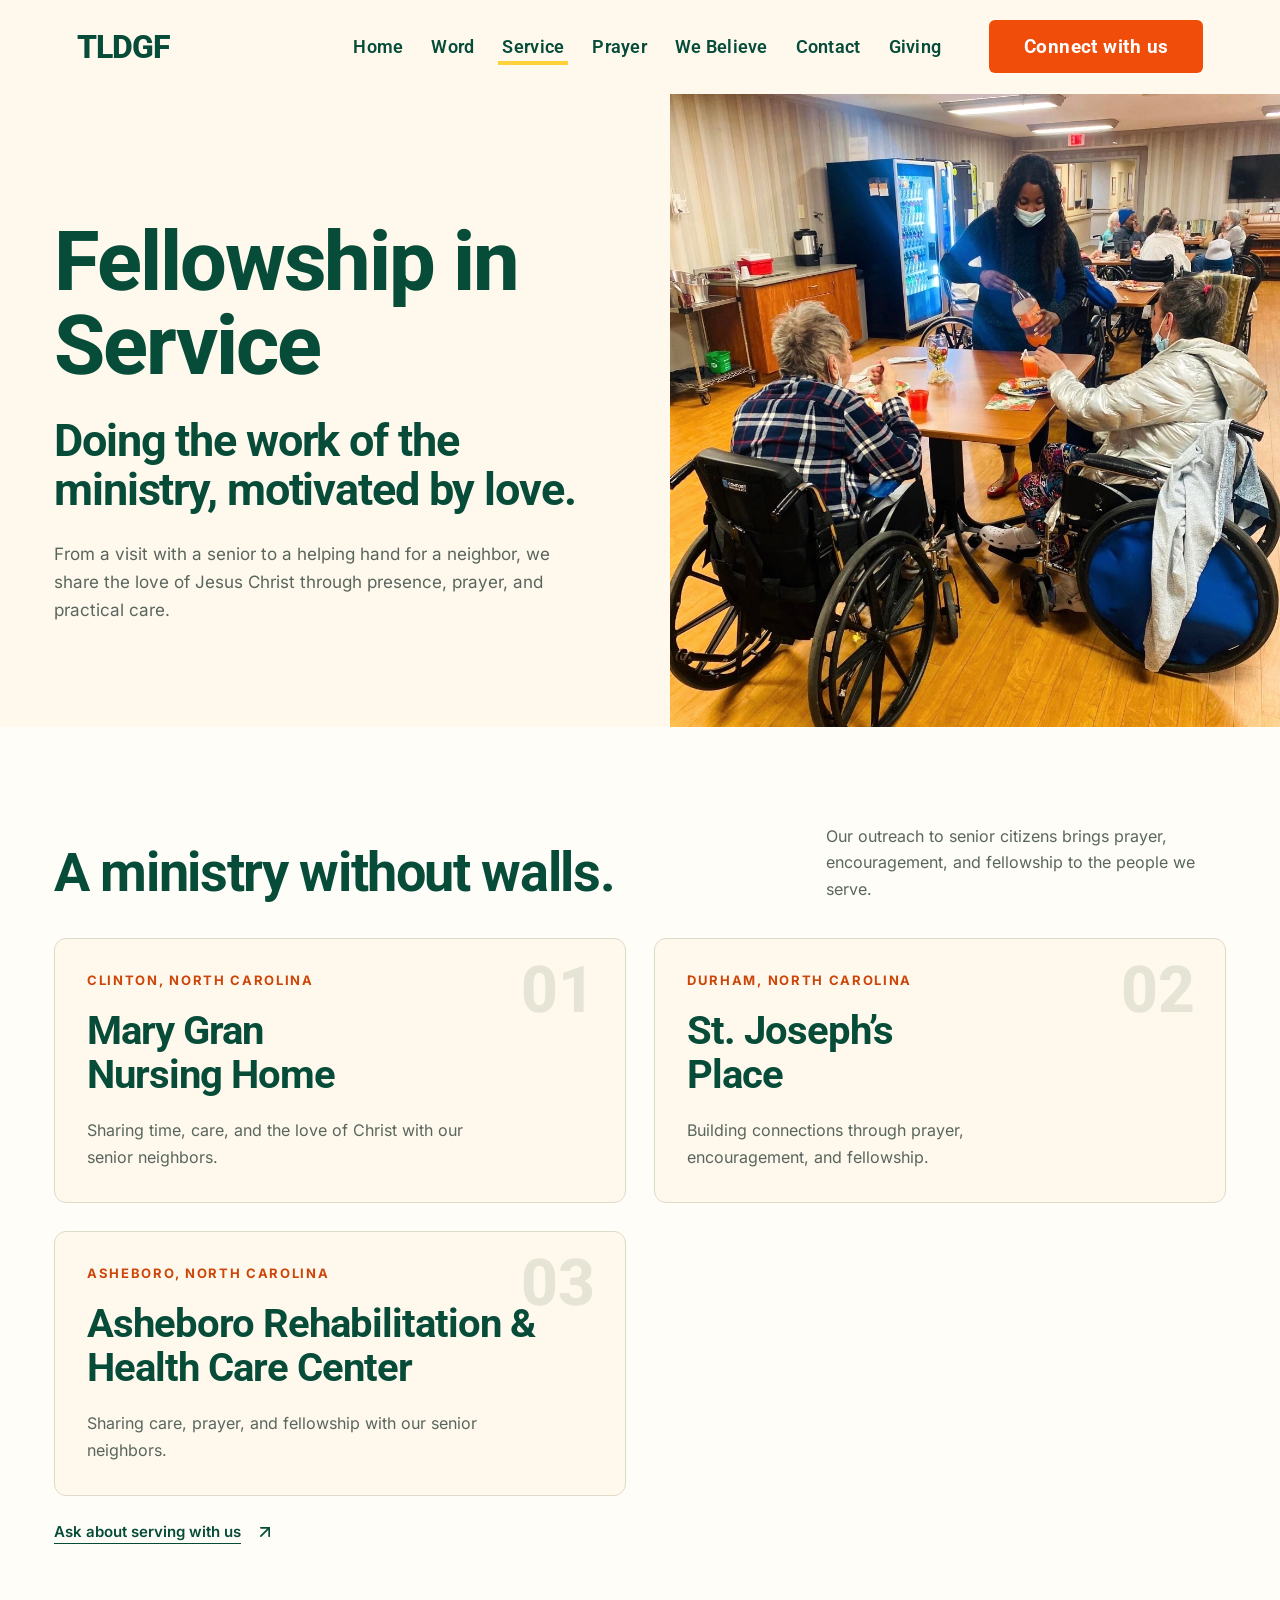
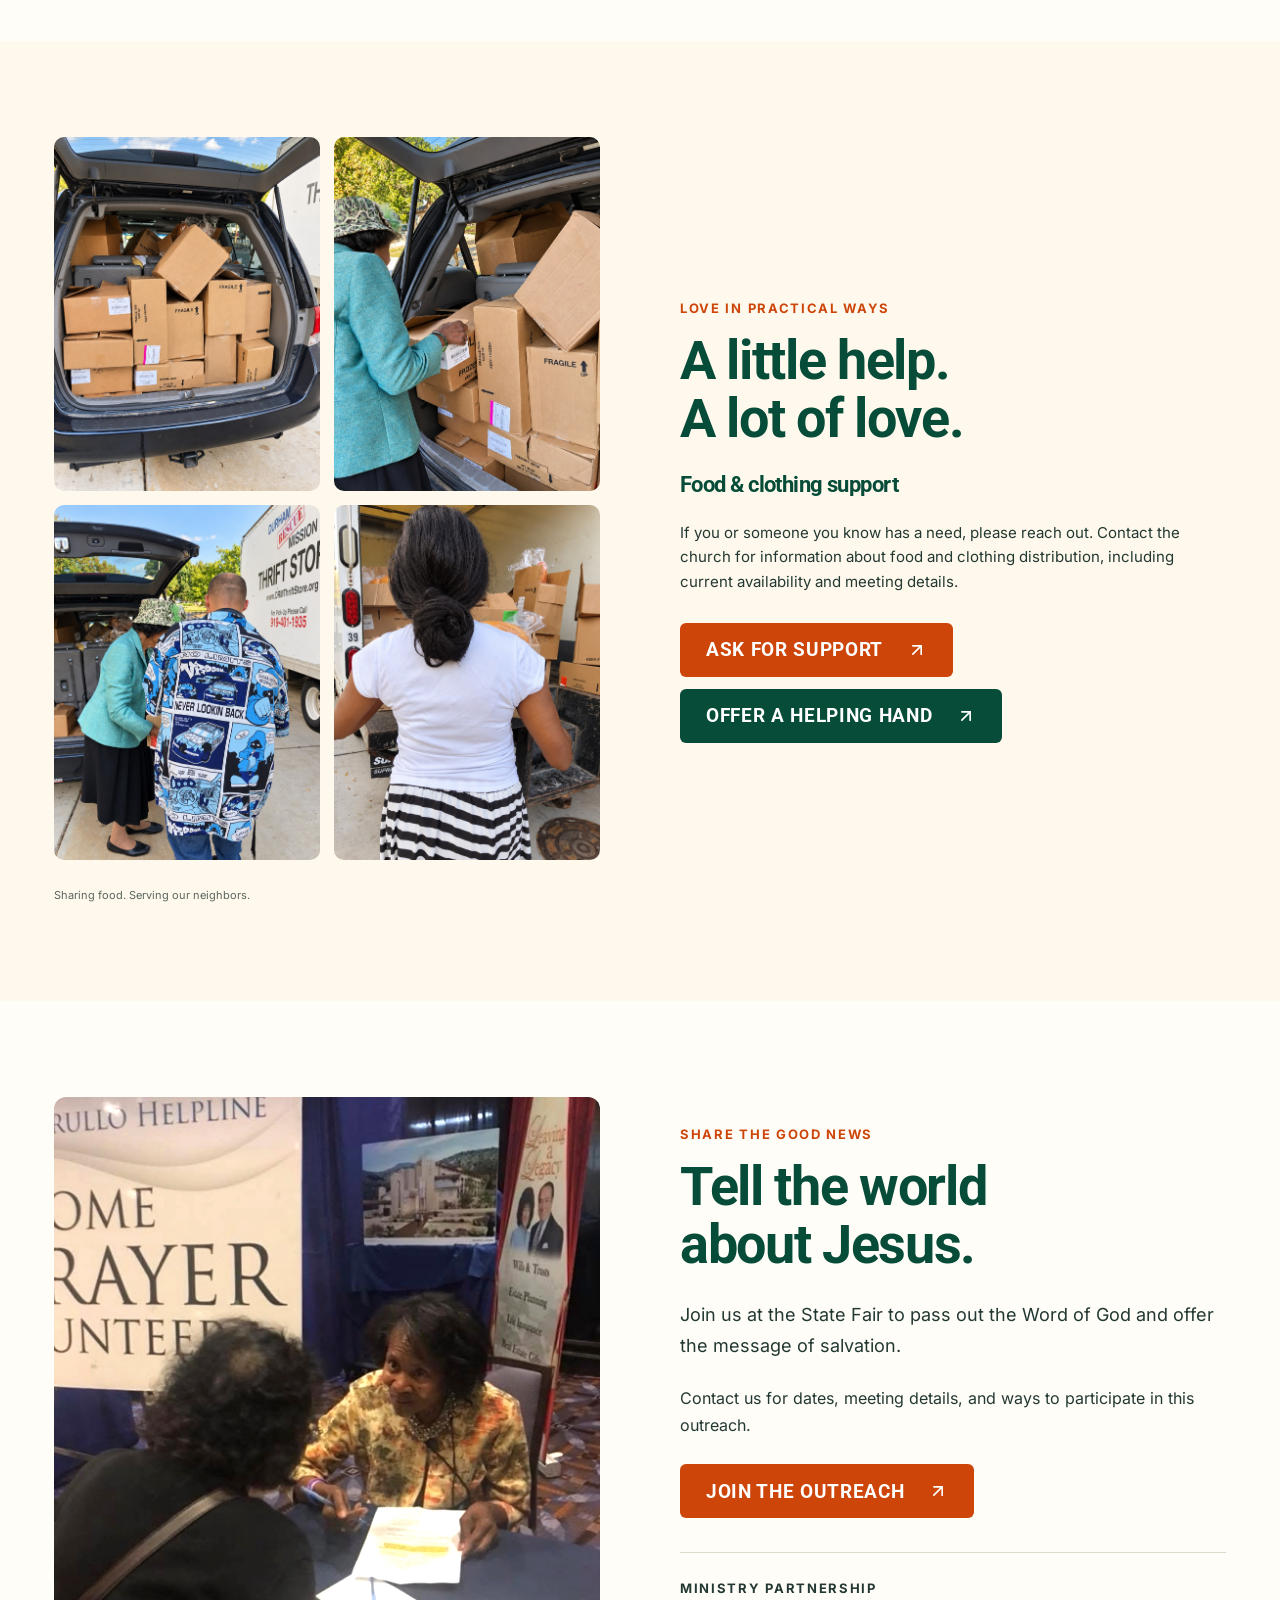
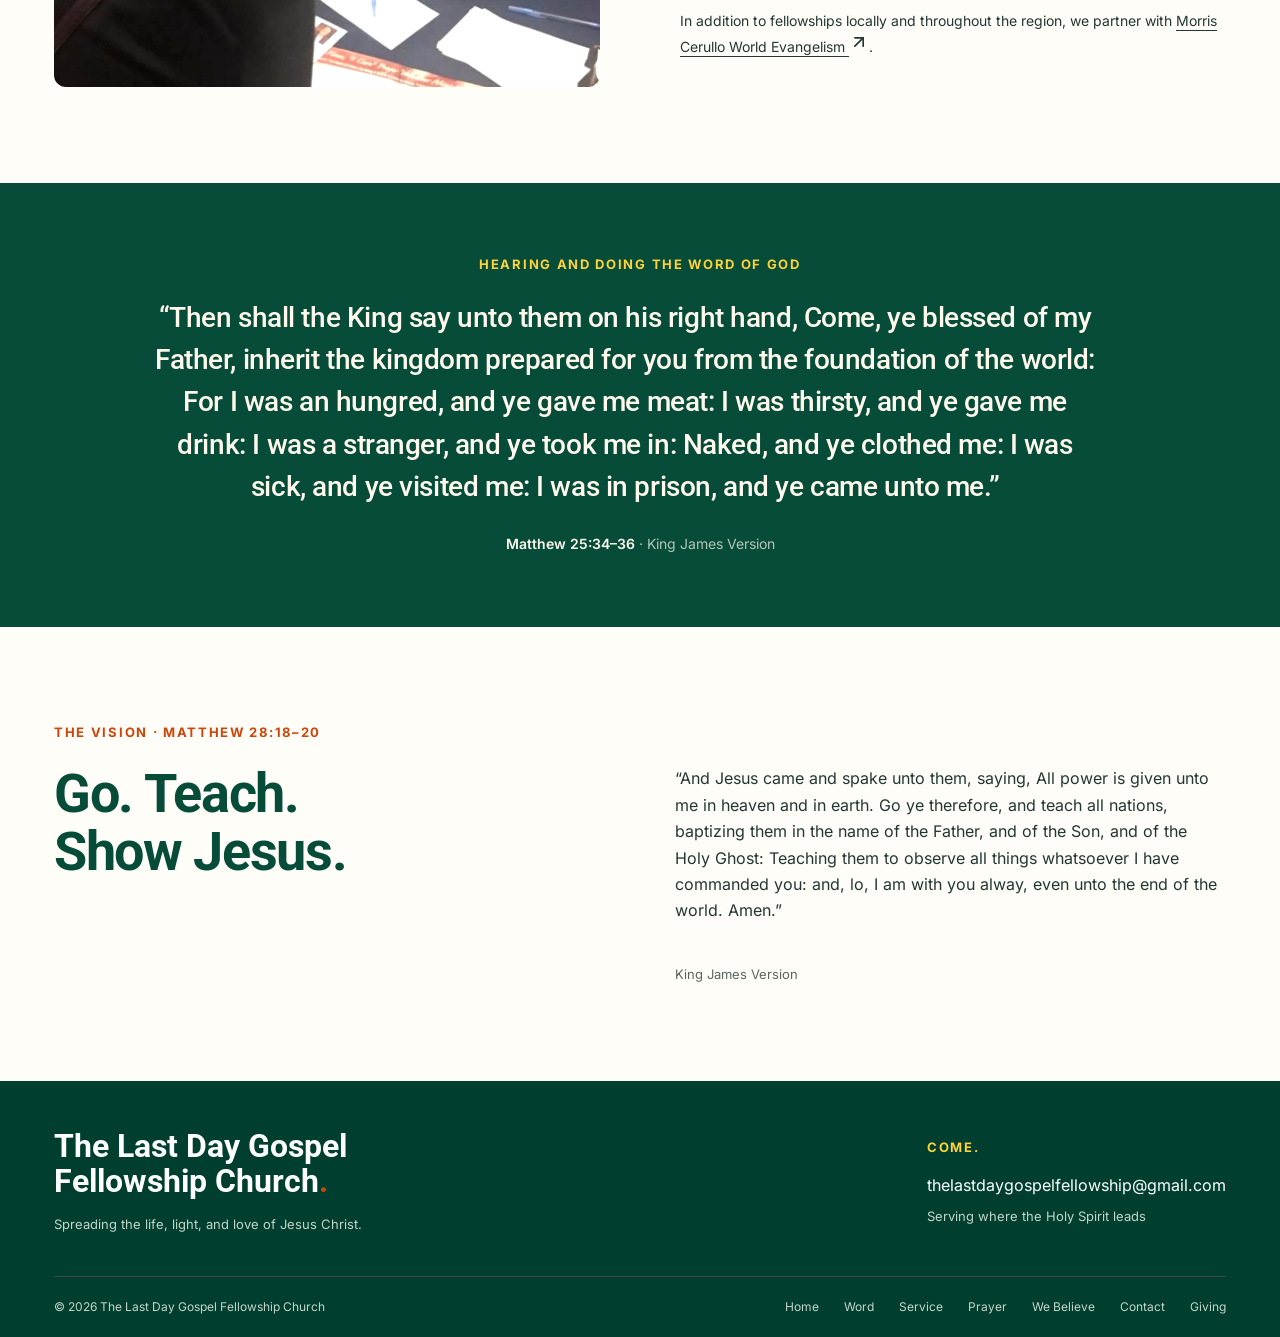
<file: outreach/index.html>
<!doctype html>
<html lang="en"><head><meta charset="utf-8"><meta name="viewport" content="width=device-width, initial-scale=1"><meta name="theme-color" content="#064c39"><title>Fellowship in Service | The Last Day Gospel Fellowship Church</title><meta name="description" content="Serving our North Carolina neighbors through senior ministry, food and clothing support, prayer, and sharing the Gospel of Jesus Christ."><meta property="og:type" content="website"><meta property="og:title" content="Fellowship in Service | The Last Day Gospel Fellowship Church"><meta property="og:description" content="Serving our North Carolina neighbors through senior ministry, food and clothing support, prayer, and sharing the Gospel of Jesus Christ."><link rel="icon" href="/favicon.svg" type="image/svg+xml"><link rel="stylesheet" href="/styles.css?v=bb2aff25e2"><script type="module" src="/app.js?v=bb2aff25e2"></script></head>
<body class="page-outreach"><a href="#main" class="skip-link">Skip to content</a><header class="site-header"><a href="/" class="brand" aria-label="The Last Day Gospel Fellowship Church, home"><strong>TLDGF</strong></a><button class="menu-toggle" type="button" aria-expanded="false" aria-controls="main-nav">Menu</button><nav id="main-nav" class="main-nav" aria-label="Main navigation"><a href="/">Home</a><a href="/word/">Word</a><a href="/outreach/" aria-current="page">Service</a><a href="/prayer/">Prayer</a><a href="/believe/">We Believe</a><a href="/contact/">Contact</a><a href="/giving/">Giving</a></nav><a class="button header-connect" href="/contact/?topic=fellowship">Connect with us</a></header><main id="main"><section class="page-hero "><div class="page-hero-copy"><h1>Fellowship in Service</h1><h2 class="hero-subtitle">Doing the work of the ministry, motivated by love.</h2><p>From a visit with a senior to a helping hand for a neighbor, we share the love of Jesus Christ through presence, prayer, and practical care.</p></div><img src="/assets/community-outreach.jpg" alt="A volunteer spending time with senior citizens during community outreach" width="1100" height="1400" fetchpriority="high"></section>
  <section id="seniors" class="wrap section"><div class="section-heading"><div><h2>A ministry without walls.</h2></div><p class="section-description">Our outreach to senior citizens brings prayer, encouragement, and fellowship to the people we serve.</p></div><div class="location-grid"><article class="location-card"><span class="location-number">01</span><span class="eyebrow">Clinton, North Carolina</span><h3>Mary Gran<br> Nursing Home</h3><p>Sharing time, care, and the love of Christ with our senior neighbors.</p></article><article class="location-card"><span class="location-number">02</span><span class="eyebrow">Durham, North Carolina</span><h3>St. Joseph’s<br> Place</h3><p>Building connections through prayer, encouragement, and fellowship.</p></article><article class="location-card"><span class="location-number">03</span><span class="eyebrow">Asheboro, North Carolina</span><h3>Asheboro Rehabilitation &amp; Health Care Center</h3><p>Sharing care, prayer, and fellowship with our senior neighbors.</p></article></div><a class="text-link" href="/contact/?topic=outreach">Ask about serving with us <span class="link-arrow" aria-hidden="true"></span></a></section>
  <section id="food-support" class="pink-section"><div class="wrap section split-section food-support"><figure class="food-support-gallery" aria-label="Food outreach photos"><img src="/assets/outreach-supplies.jpg" alt="Boxes of food packed in a vehicle for outreach" width="1086" height="1448" loading="lazy"><img src="/assets/outreach-loading.jpg" alt="A volunteer helping load boxes of food into a vehicle" width="1086" height="1448" loading="lazy"><img src="/assets/outreach-team.jpg" alt="Two volunteers working together beside a vehicle filled with food boxes" width="1086" height="1448" loading="lazy"><img src="/assets/outreach-delivery.jpg" alt="A volunteer helping with food supplies at the back of a delivery truck" width="1086" height="1448" loading="lazy"><figcaption>Sharing food. Serving our neighbors.</figcaption></figure><div><span class="eyebrow red-text">Love in practical ways</span><h2>A little help.<br> A lot of love.</h2><h3>Food & clothing support</h3><p>If you or someone you know has a need, please reach out. Contact the church for information about food and clothing distribution, including current availability and meeting details.</p><div class="actions"><a class="button " href="/contact/?topic=support">Ask for support<span class="link-arrow" aria-hidden="true"></span></a><a class="button dark" href="/contact/?topic=outreach">Offer a helping hand<span class="link-arrow" aria-hidden="true"></span></a></div></div></div></section>
  <section class="wrap section split-section photo-feature"><img src="/assets/prayer-outreach.jpg" alt="Listening and sharing encouragement at a prayer outreach table" width="1116" height="1442" loading="lazy"><div><span class="eyebrow red-text">Share the Good News</span><h2>Tell the world<br> about Jesus.</h2><p class="lead">Join us at the State Fair to pass out the Word of God and offer the message of salvation.</p><p>Contact us for dates, meeting details, and ways to participate in this outreach.</p><a class="button " href="/contact/?topic=outreach">Join the outreach<span class="link-arrow" aria-hidden="true"></span></a><div class="partner-note"><span class="eyebrow">Ministry partnership</span><p>In addition to fellowships locally and throughout the region, we partner with <a href="https://www.mcwe.com/" target="_blank" rel="noopener noreferrer">Morris Cerullo World Evangelism <span class="sr-only">(opens in a new tab)</span><span class="link-arrow" aria-hidden="true"></span></a>.</p></div></div></section>
  <section class="scripture service-scripture"><div class="wrap"><span class="eyebrow">Hearing and Doing the Word of God</span><blockquote>“Then shall the King say unto them on his right hand, Come, ye blessed of my Father, inherit the kingdom prepared for you from the foundation of the world: For I was an hungred, and ye gave me meat: I was thirsty, and ye gave me drink: I was a stranger, and ye took me in: Naked, and ye clothed me: I was sick, and ye visited me: I was in prison, and ye came unto me.”</blockquote><p>Matthew 25:34–36 <span>· King James Version</span></p></div></section>
  <section class="wrap section"><div class="vision-block"><span class="eyebrow red-text">The vision · Matthew 28:18–20</span><h2>Go. Teach.<br> Show Jesus.</h2><p>“And Jesus came and spake unto them, saying, All power is given unto me in heaven and in earth. Go ye therefore, and teach all nations, baptizing them in the name of the Father, and of the Son, and of the Holy Ghost: Teaching them to observe all things whatsoever I have commanded you: and, lo, I am with you alway, even unto the end of the world. Amen.”</p><p class="muted">King James Version</p></div></section></main><footer class="site-footer"><div class="wrap footer-top"><div><a class="footer-brand" href="/">The Last Day Gospel<br>Fellowship Church<span class="red-text">.</span></a><p>Spreading the life, light, and love of Jesus Christ.</p></div><div><span class="eyebrow">Come.</span><a class="footer-email" href="mailto:thelastdaygospelfellowship@gmail.com">thelastdaygospelfellowship@gmail.com</a><span>Serving where the Holy Spirit leads</span></div></div><div class="wrap footer-bottom"><span>© 2026 The Last Day Gospel Fellowship Church</span><nav aria-label="Footer navigation"><a href="/">Home</a><a href="/word/">Word</a><a href="/outreach/" aria-current="page">Service</a><a href="/prayer/">Prayer</a><a href="/believe/">We Believe</a><a href="/contact/">Contact</a><a href="/giving/">Giving</a></nav></div></footer></body></html>
</file>
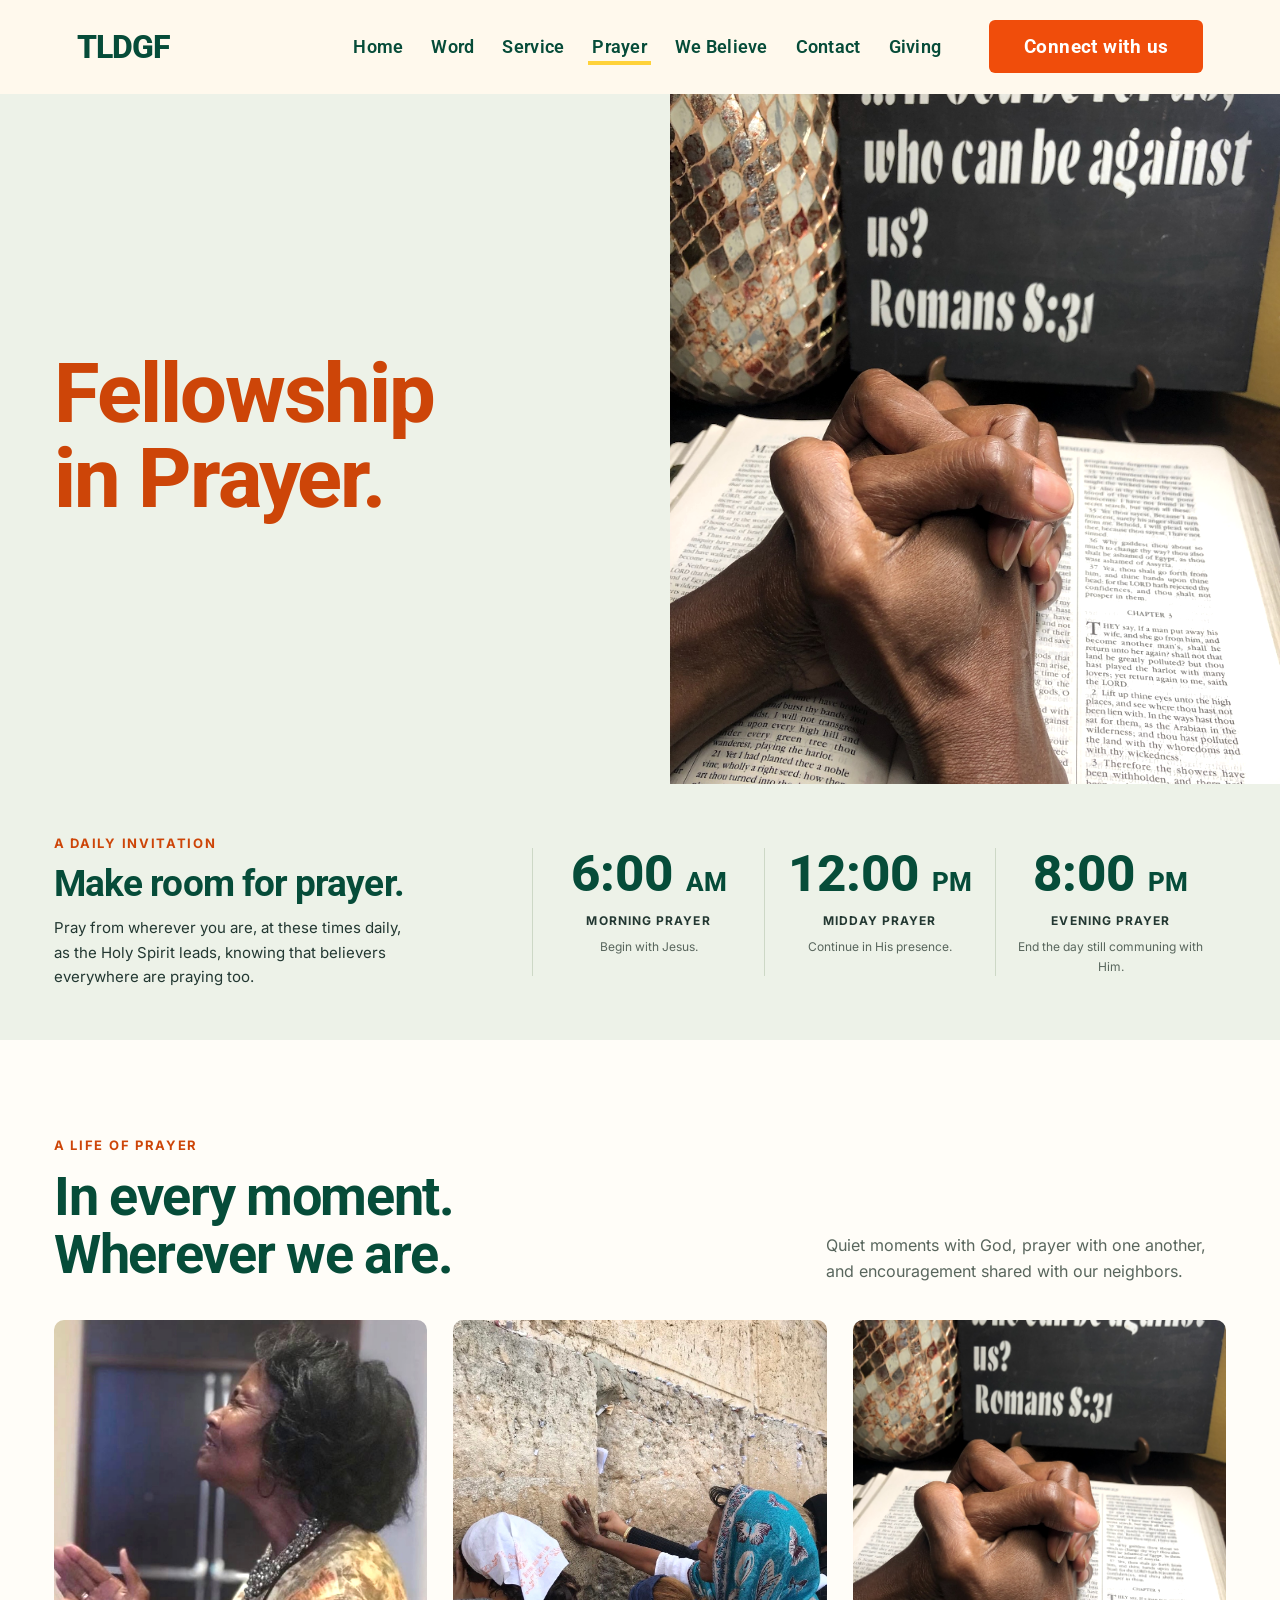
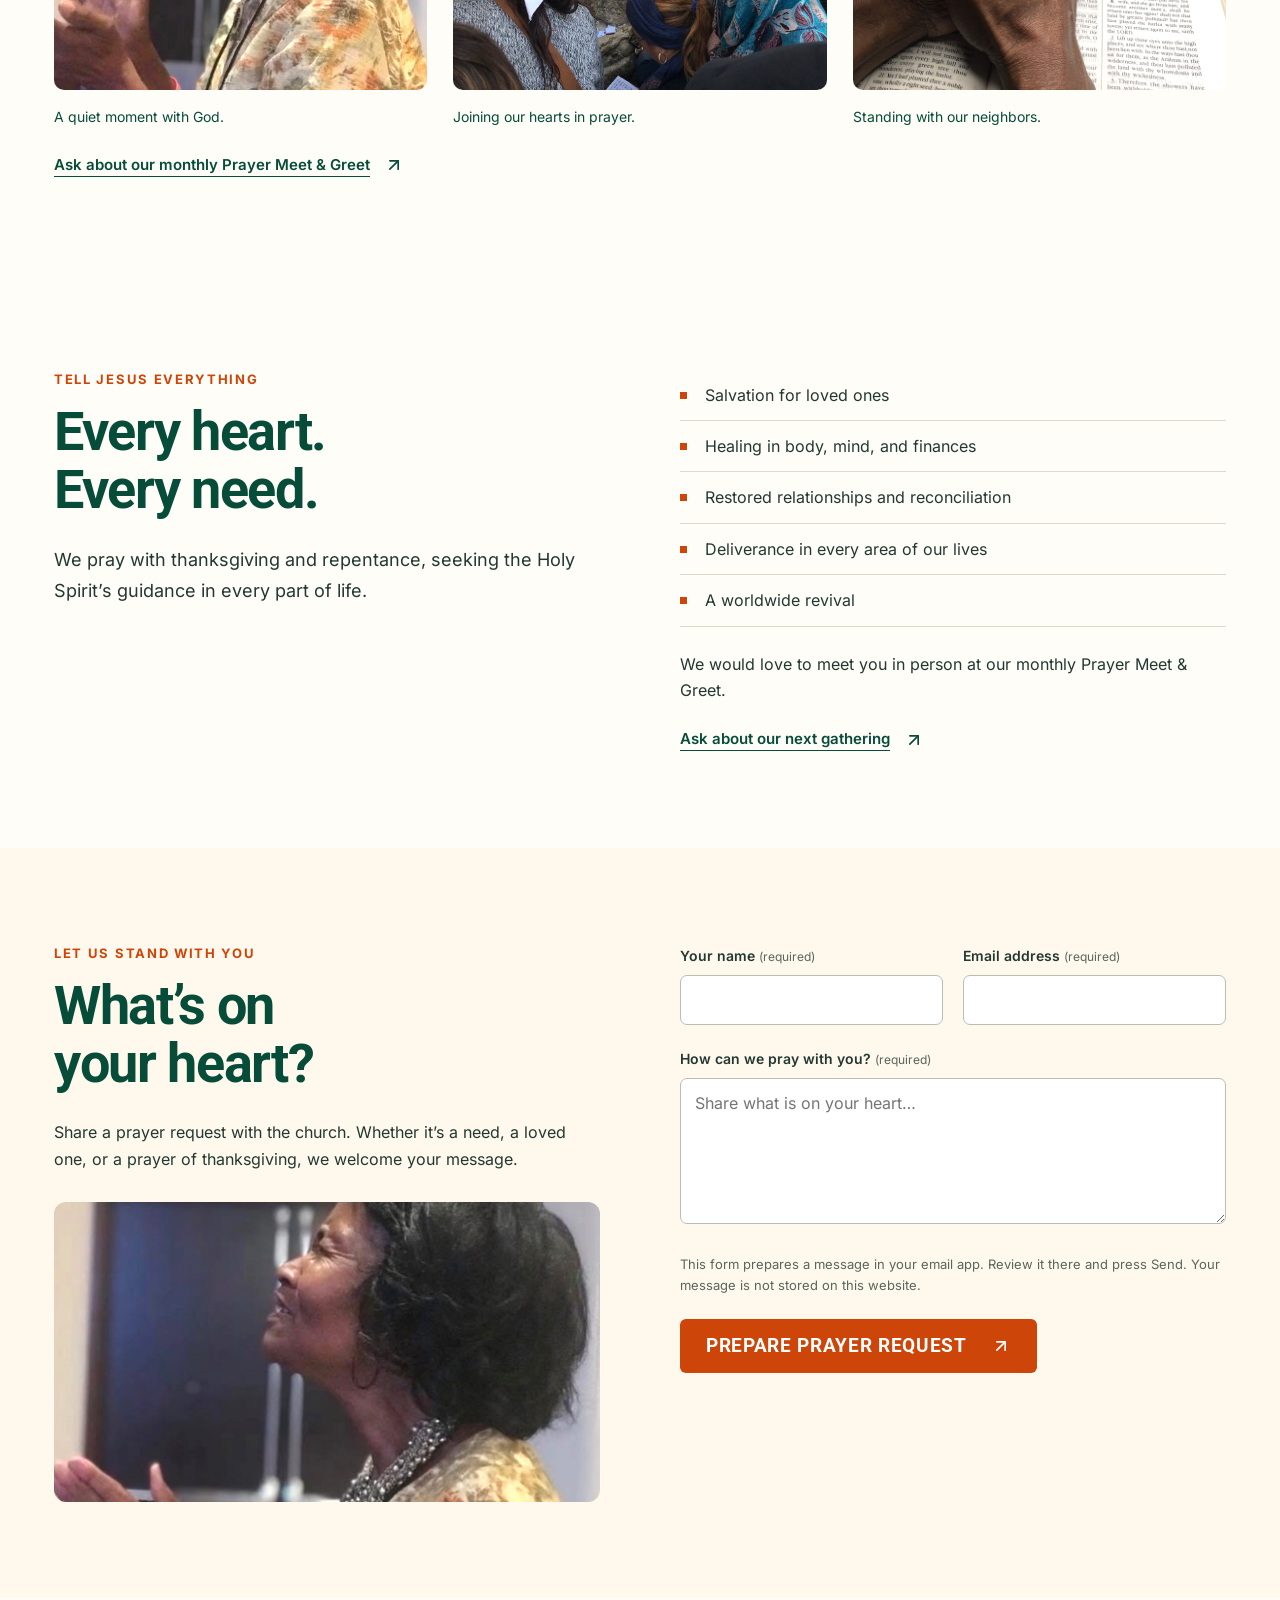
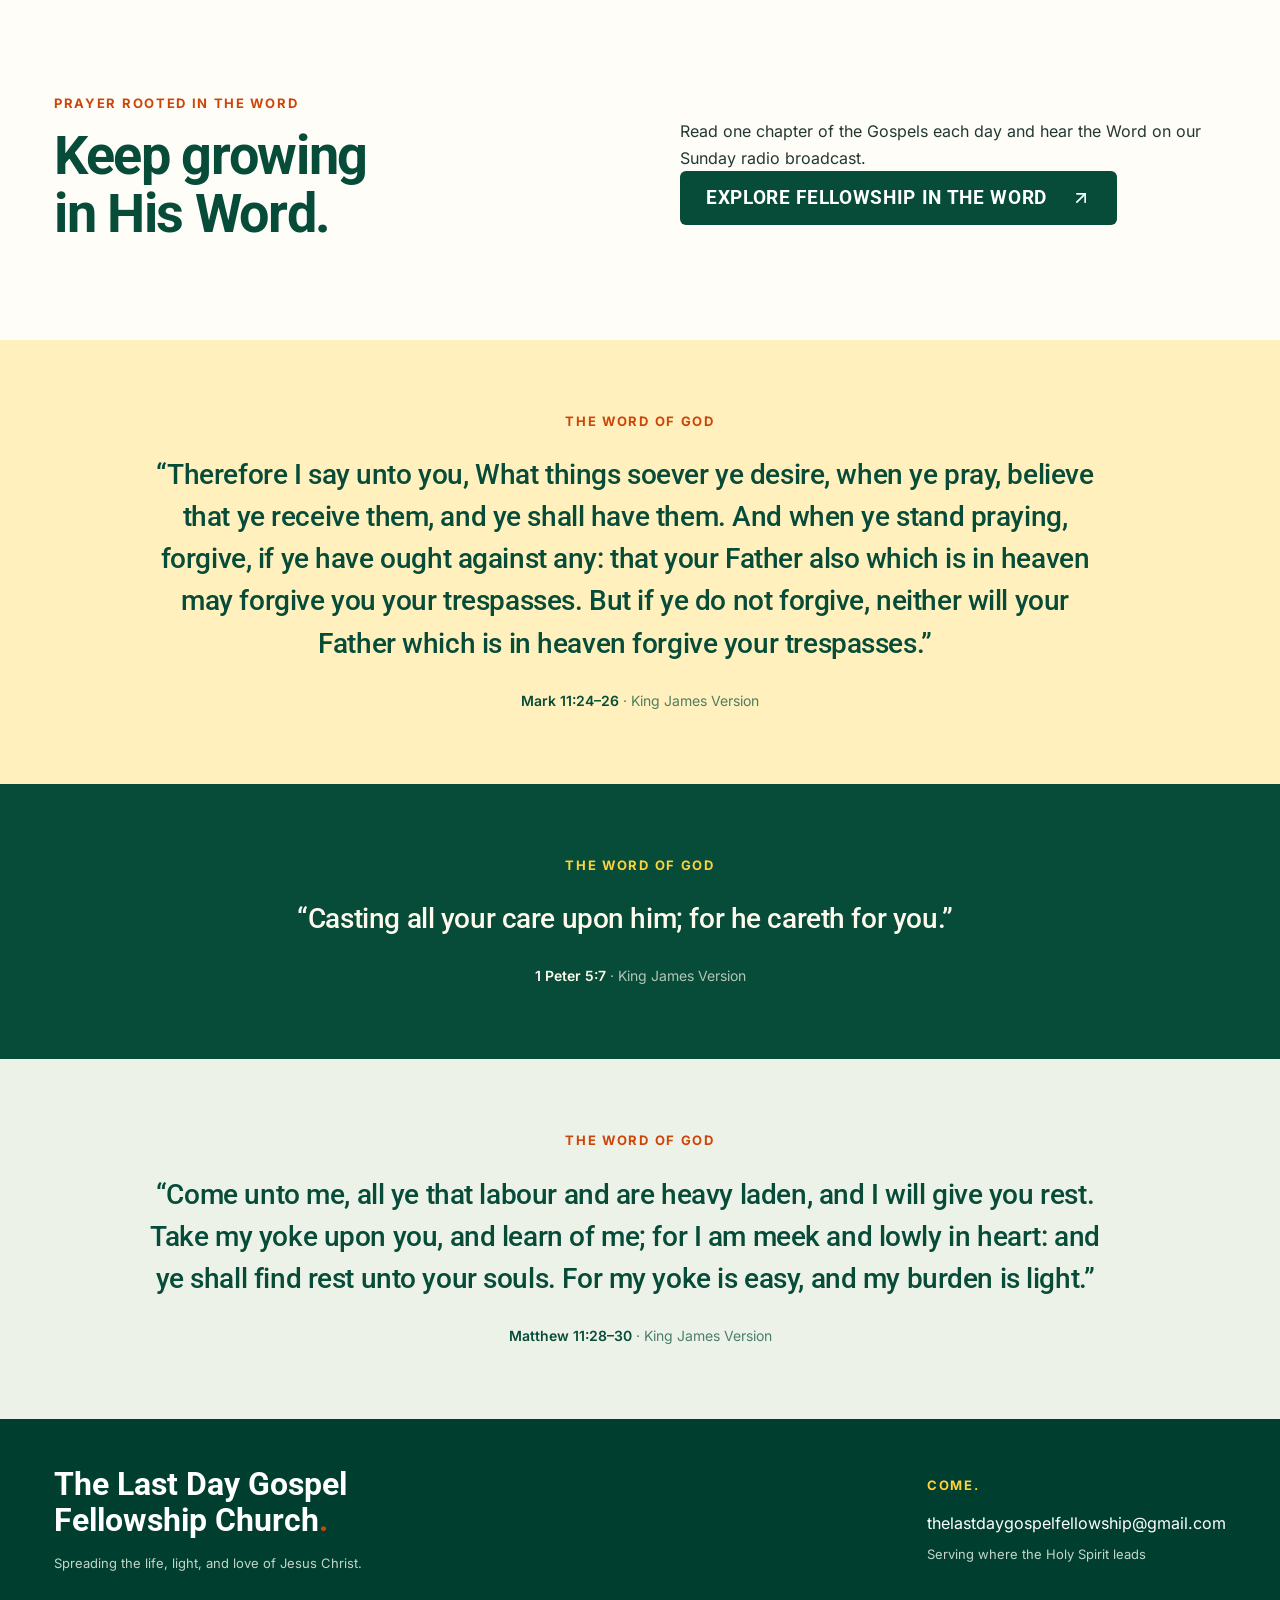
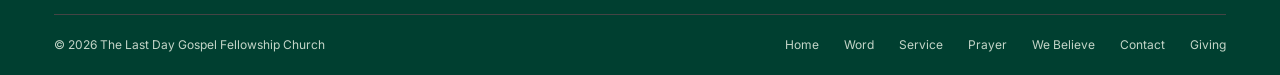
<file: prayer/index.html>
<!doctype html>
<html lang="en"><head><meta charset="utf-8"><meta name="viewport" content="width=device-width, initial-scale=1"><meta name="theme-color" content="#064c39"><title>Fellowship in Prayer | The Last Day Gospel Fellowship Church</title><meta name="description" content="Pray with The Last Day Gospel Fellowship Church at 6 AM, noon, and 8 PM. Share a prayer request, join our fellowship, and read the words of Jesus daily."><meta property="og:type" content="website"><meta property="og:title" content="Fellowship in Prayer | The Last Day Gospel Fellowship Church"><meta property="og:description" content="Pray with The Last Day Gospel Fellowship Church at 6 AM, noon, and 8 PM. Share a prayer request, join our fellowship, and read the words of Jesus daily."><link rel="icon" href="/favicon.svg" type="image/svg+xml"><link rel="stylesheet" href="/styles.css?v=bb2aff25e2"><script type="module" src="/app.js?v=bb2aff25e2"></script></head>
<body class="page-prayer"><a href="#main" class="skip-link">Skip to content</a><header class="site-header"><a href="/" class="brand" aria-label="The Last Day Gospel Fellowship Church, home"><strong>TLDGF</strong></a><button class="menu-toggle" type="button" aria-expanded="false" aria-controls="main-nav">Menu</button><nav id="main-nav" class="main-nav" aria-label="Main navigation"><a href="/">Home</a><a href="/word/">Word</a><a href="/outreach/">Service</a><a href="/prayer/" aria-current="page">Prayer</a><a href="/believe/">We Believe</a><a href="/contact/">Contact</a><a href="/giving/">Giving</a></nav><a class="button header-connect" href="/contact/?topic=fellowship">Connect with us</a></header><main id="main"><section class="page-hero pink-hero"><div class="page-hero-copy"><h1>Fellowship<br> in Prayer.</h1></div><img src="/assets/prayer-bible.jpg" alt="Hands clasped in prayer over an open Bible" width="1100" height="1400" fetchpriority="high"></section>
  <section class="prayer-band"><div class="wrap"><div class="prayer-intro"><span class="eyebrow red-text">A daily invitation</span><h2>Make room for prayer.</h2><p>Pray from wherever you are, at these times daily, as the Holy Spirit leads, knowing that believers everywhere are praying too.</p></div><div class="prayer-times"><div><span class="time">6:00 <small>AM</small></span><span class="eyebrow">Morning prayer</span><p>Begin with Jesus.</p></div><div><span class="time">12:00 <small>PM</small></span><span class="eyebrow">Midday prayer</span><p>Continue in His presence.</p></div><div><span class="time">8:00 <small>PM</small></span><span class="eyebrow">Evening prayer</span><p>End the day still communing with Him.</p></div></div></div></section>
  <section class="wrap section prayer-gallery-section"><div class="section-heading"><div><span class="eyebrow red-text">A life of prayer</span><h2>In every moment.<br> Wherever we are.</h2></div><p class="section-description">Quiet moments with God, prayer with one another, and encouragement shared with our neighbors.</p></div><div class="prayer-gallery"><figure><img src="/assets/worship.jpg" alt="A woman taking a quiet moment for prayer and worship" width="1096" height="1424" loading="lazy"><figcaption>A quiet moment with God.</figcaption></figure><figure><img src="/assets/prayer-fellowship.jpg" alt="Praying together beside a stone wall" width="1118" height="1408" loading="lazy"><figcaption>Joining our hearts in prayer.</figcaption></figure><figure><img src="/assets/prayer-bible.jpg" alt="Hands joined in prayer over an open Bible" width="1536" height="2048" loading="lazy"><figcaption>Standing with our neighbors.</figcaption></figure></div><a class="text-link" href="/contact/?topic=fellowship">Ask about our monthly Prayer Meet & Greet <span class="link-arrow" aria-hidden="true"></span></a></section>
  <section class="wrap section split-section"><div><span class="eyebrow red-text">Tell Jesus Everything</span><h2>Every heart.<br> Every need.</h2><p class="lead">We pray with thanksgiving and repentance, seeking the Holy Spirit’s guidance in every part of life.</p></div><div><ul class="prayer-list"><li>Salvation for loved ones</li><li>Healing in body, mind, and finances</li><li>Restored relationships and reconciliation</li><li>Deliverance in every area of our lives</li><li>A worldwide revival</li></ul><p>We would love to meet you in person at our monthly Prayer Meet & Greet.</p><a class="text-link" href="/contact/?topic=fellowship">Ask about our next gathering <span class="link-arrow" aria-hidden="true"></span></a></div></section>
  <section id="request" class="form-section"><div class="wrap section split-section"><div><span class="eyebrow red-text">Let us stand with you</span><h2>What’s on<br> your heart?</h2><p>Share a prayer request with the church. Whether it’s a need, a loved one, or a prayer of thanksgiving, we welcome your message.</p><img class="prayer-support-photo" src="/assets/worship.jpg" alt="A quiet moment of prayer and worship" width="1096" height="1424" loading="lazy"></div><div><form class="contact-form" data-email-form data-recipient="thelastdaygospelfellowship@gmail.com" data-kind="prayer"><div class="form-row"><div class="field"><label for="prayer-name">Your name <span>(required)</span></label><input id="prayer-name" name="name" autocomplete="name" maxlength="100" required></div><div class="field"><label for="prayer-email">Email address <span>(required)</span></label><input id="prayer-email" name="email" type="email" autocomplete="email" maxlength="200" required></div></div><div class="field"><label for="prayer-message">How can we pray with you? <span>(required)</span></label><textarea id="prayer-message" name="message" rows="5" required maxlength="2000" placeholder="Share what is on your heart…"></textarea></div><p class="form-note">This form prepares a message in your email app. Review it there and press Send. Your message is not stored on this website.</p><button class="button" type="submit">Prepare prayer request <span class="link-arrow" aria-hidden="true"></span></button><div class="form-feedback" role="status" aria-live="polite" hidden></div><div class="email-fallback" hidden><p>If your email app did not open, copy your message and email it to <a href="mailto:thelastdaygospelfellowship@gmail.com">thelastdaygospelfellowship@gmail.com</a>.</p><button class="text-button" type="button" data-copy-message>Copy message</button><textarea class="copy-fallback" readonly aria-label="Prepared email message" hidden></textarea></div></form></div></div></section>
  <section id="reading" class="wrap section split-section"><div><span class="eyebrow red-text">Prayer rooted in the Word</span><h2>Keep growing<br> in His Word.</h2></div><div><p>Read one chapter of the Gospels each day and hear the Word on our Sunday radio broadcast.</p><a class="button dark" href="/word/">Explore fellowship in the Word<span class="link-arrow" aria-hidden="true"></span></a></div></section>
  <section class="scripture yellow-scripture"><div class="wrap"><span class="eyebrow">The Word of God</span><blockquote>“Therefore I say unto you, What things soever ye desire, when ye pray, believe that ye receive them, and ye shall have them. And when ye stand praying, forgive, if ye have ought against any: that your Father also which is in heaven may forgive you your trespasses. But if ye do not forgive, neither will your Father which is in heaven forgive your trespasses.”</blockquote><p>Mark 11:24–26 <span>· King James Version</span></p></div></section>
  <section class="scripture "><div class="wrap"><span class="eyebrow">The Word of God</span><blockquote>“Casting all your care upon him; for he careth for you.”</blockquote><p>1 Peter 5:7 <span>· King James Version</span></p></div></section>
  <section class="scripture pink-scripture"><div class="wrap"><span class="eyebrow">The Word of God</span><blockquote>“Come unto me, all ye that labour and are heavy laden, and I will give you rest. Take my yoke upon you, and learn of me; for I am meek and lowly in heart: and ye shall find rest unto your souls. For my yoke is easy, and my burden is light.”</blockquote><p>Matthew 11:28–30 <span>· King James Version</span></p></div></section></main><footer class="site-footer"><div class="wrap footer-top"><div><a class="footer-brand" href="/">The Last Day Gospel<br>Fellowship Church<span class="red-text">.</span></a><p>Spreading the life, light, and love of Jesus Christ.</p></div><div><span class="eyebrow">Come.</span><a class="footer-email" href="mailto:thelastdaygospelfellowship@gmail.com">thelastdaygospelfellowship@gmail.com</a><span>Serving where the Holy Spirit leads</span></div></div><div class="wrap footer-bottom"><span>© 2026 The Last Day Gospel Fellowship Church</span><nav aria-label="Footer navigation"><a href="/">Home</a><a href="/word/">Word</a><a href="/outreach/">Service</a><a href="/prayer/" aria-current="page">Prayer</a><a href="/believe/">We Believe</a><a href="/contact/">Contact</a><a href="/giving/">Giving</a></nav></div></footer></body></html>
</file>
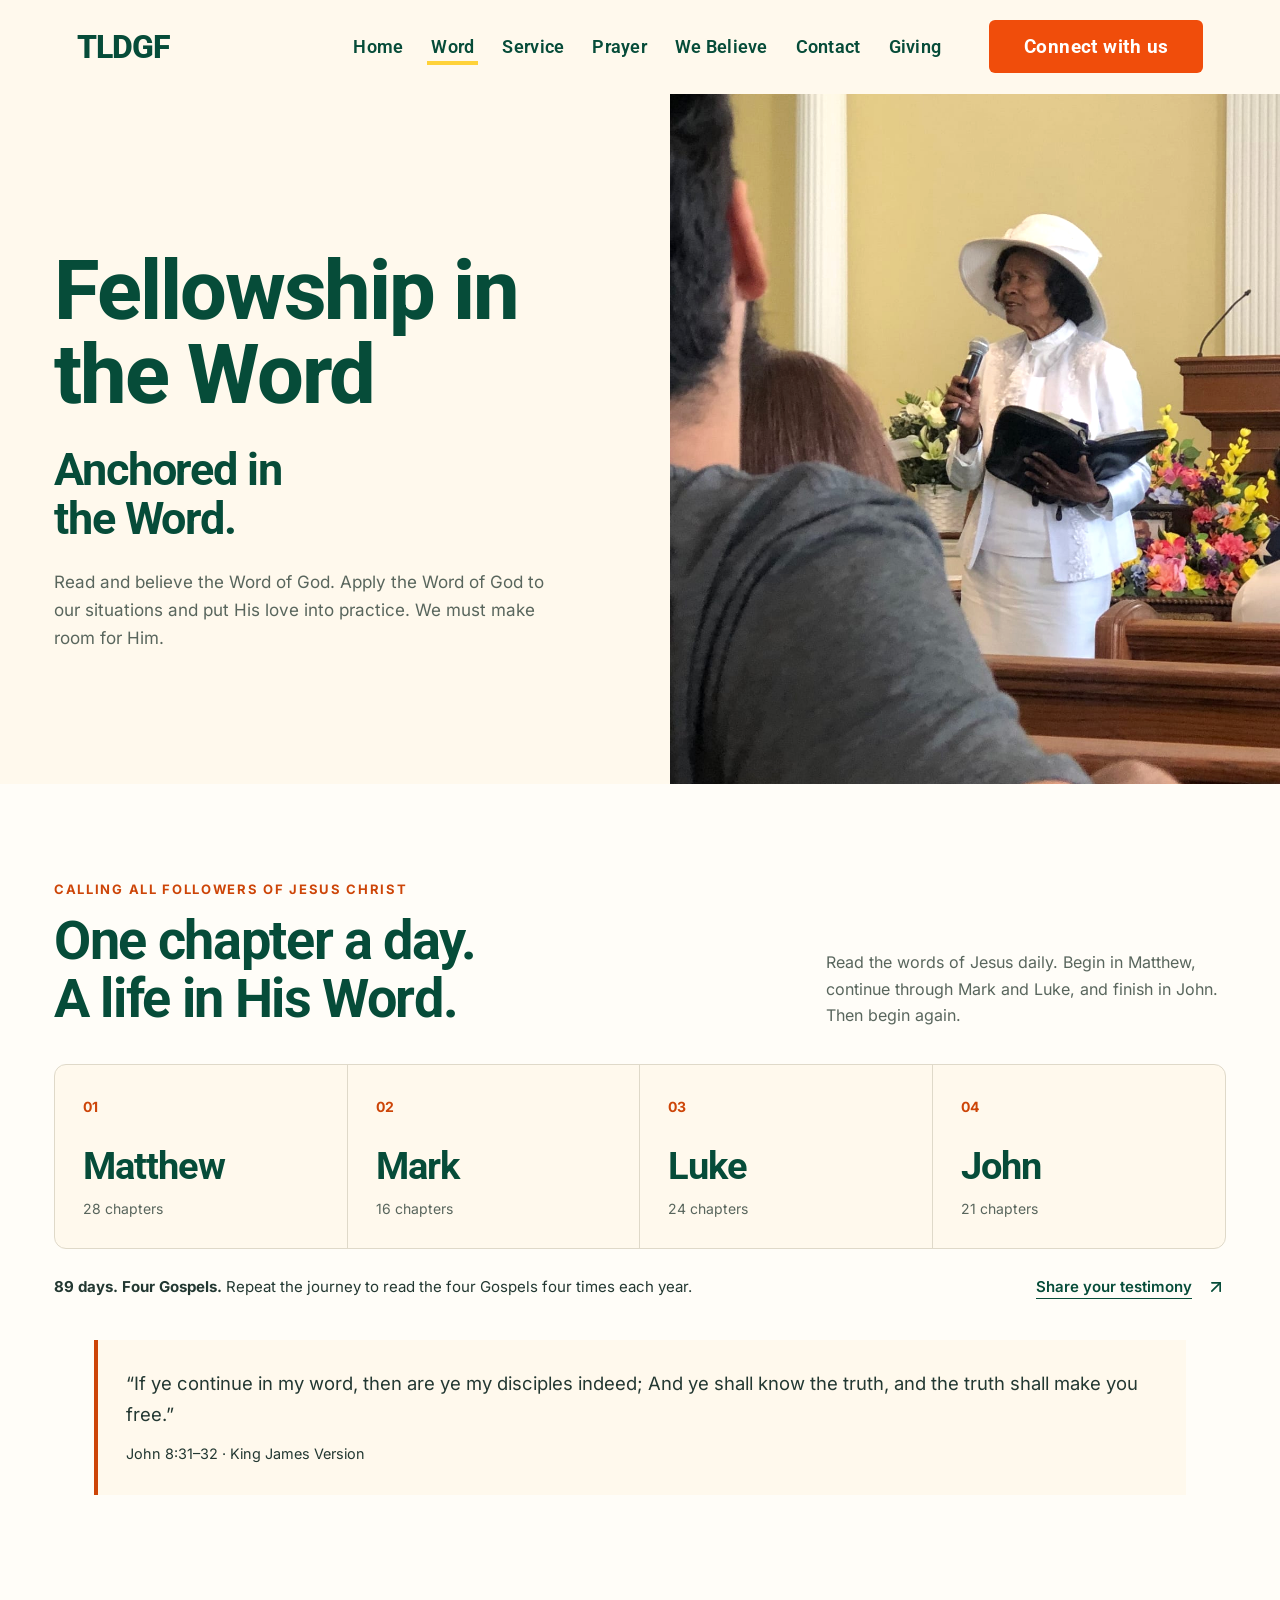
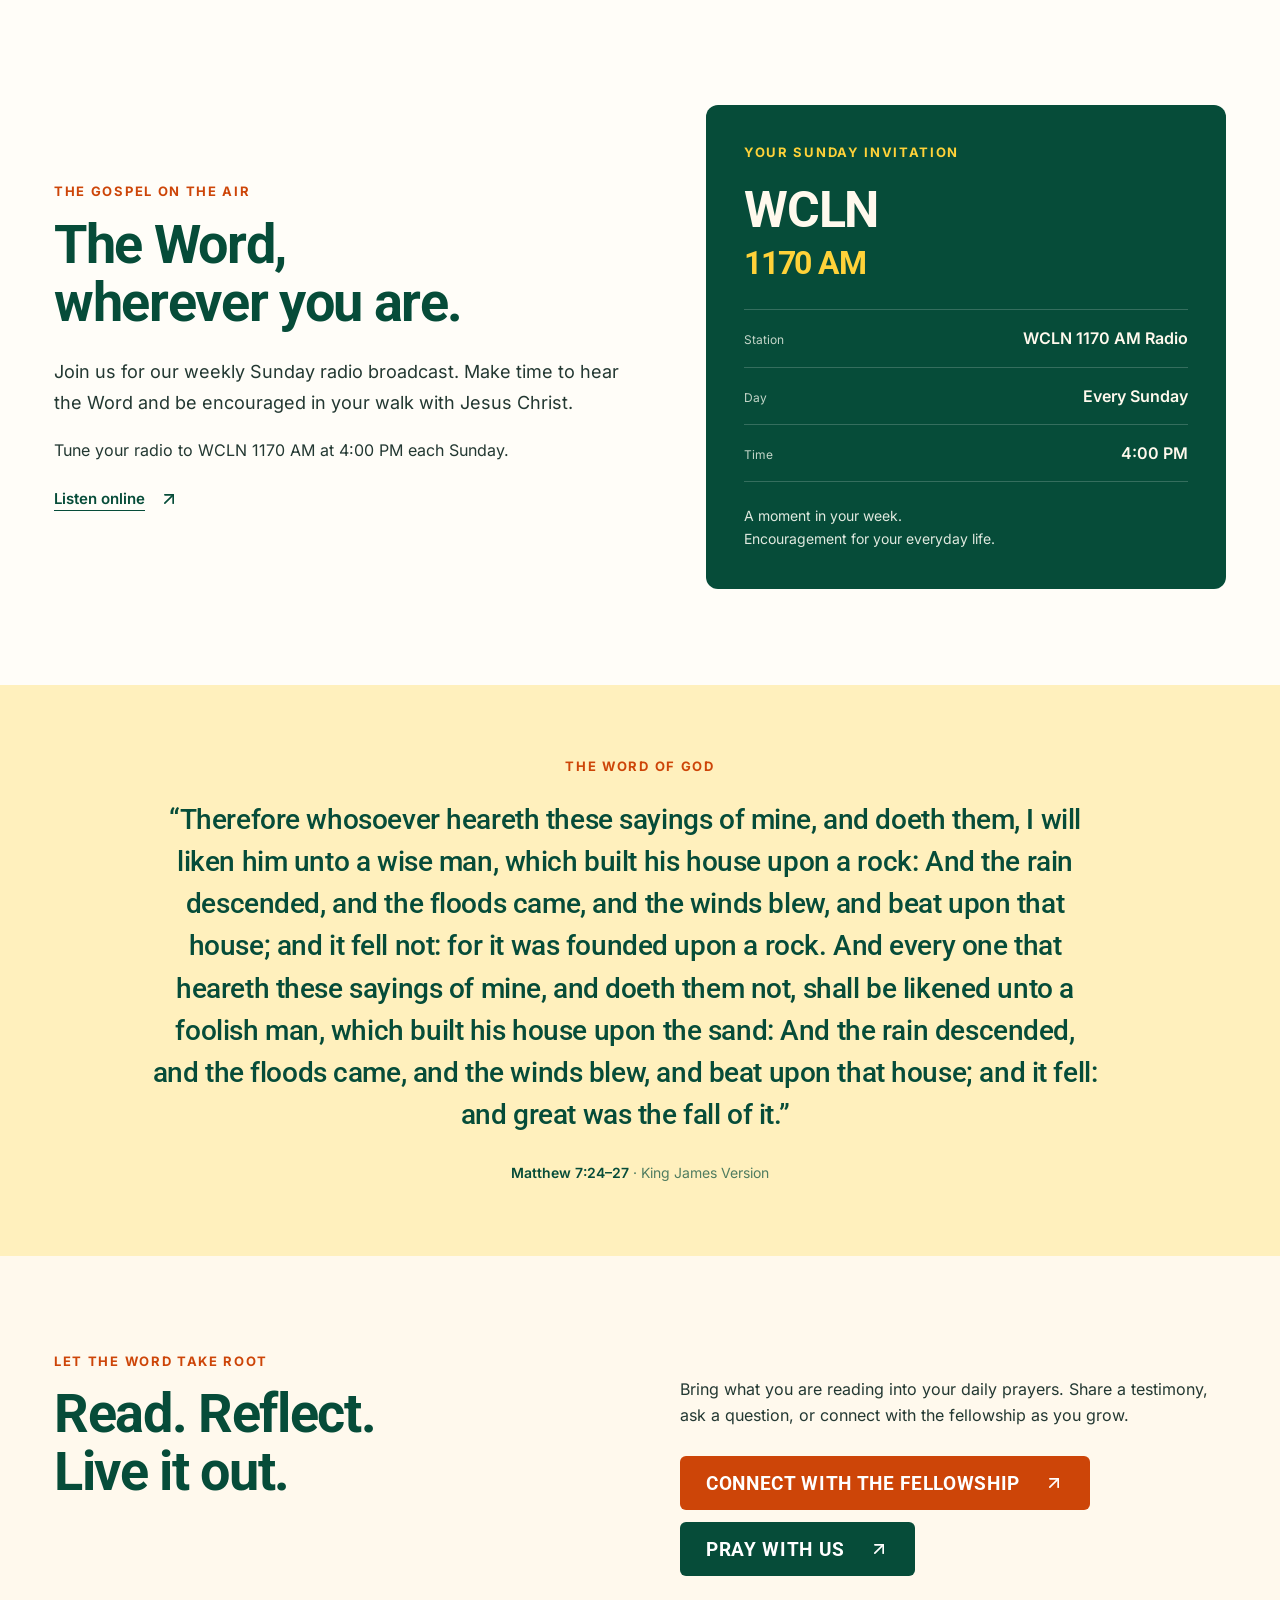
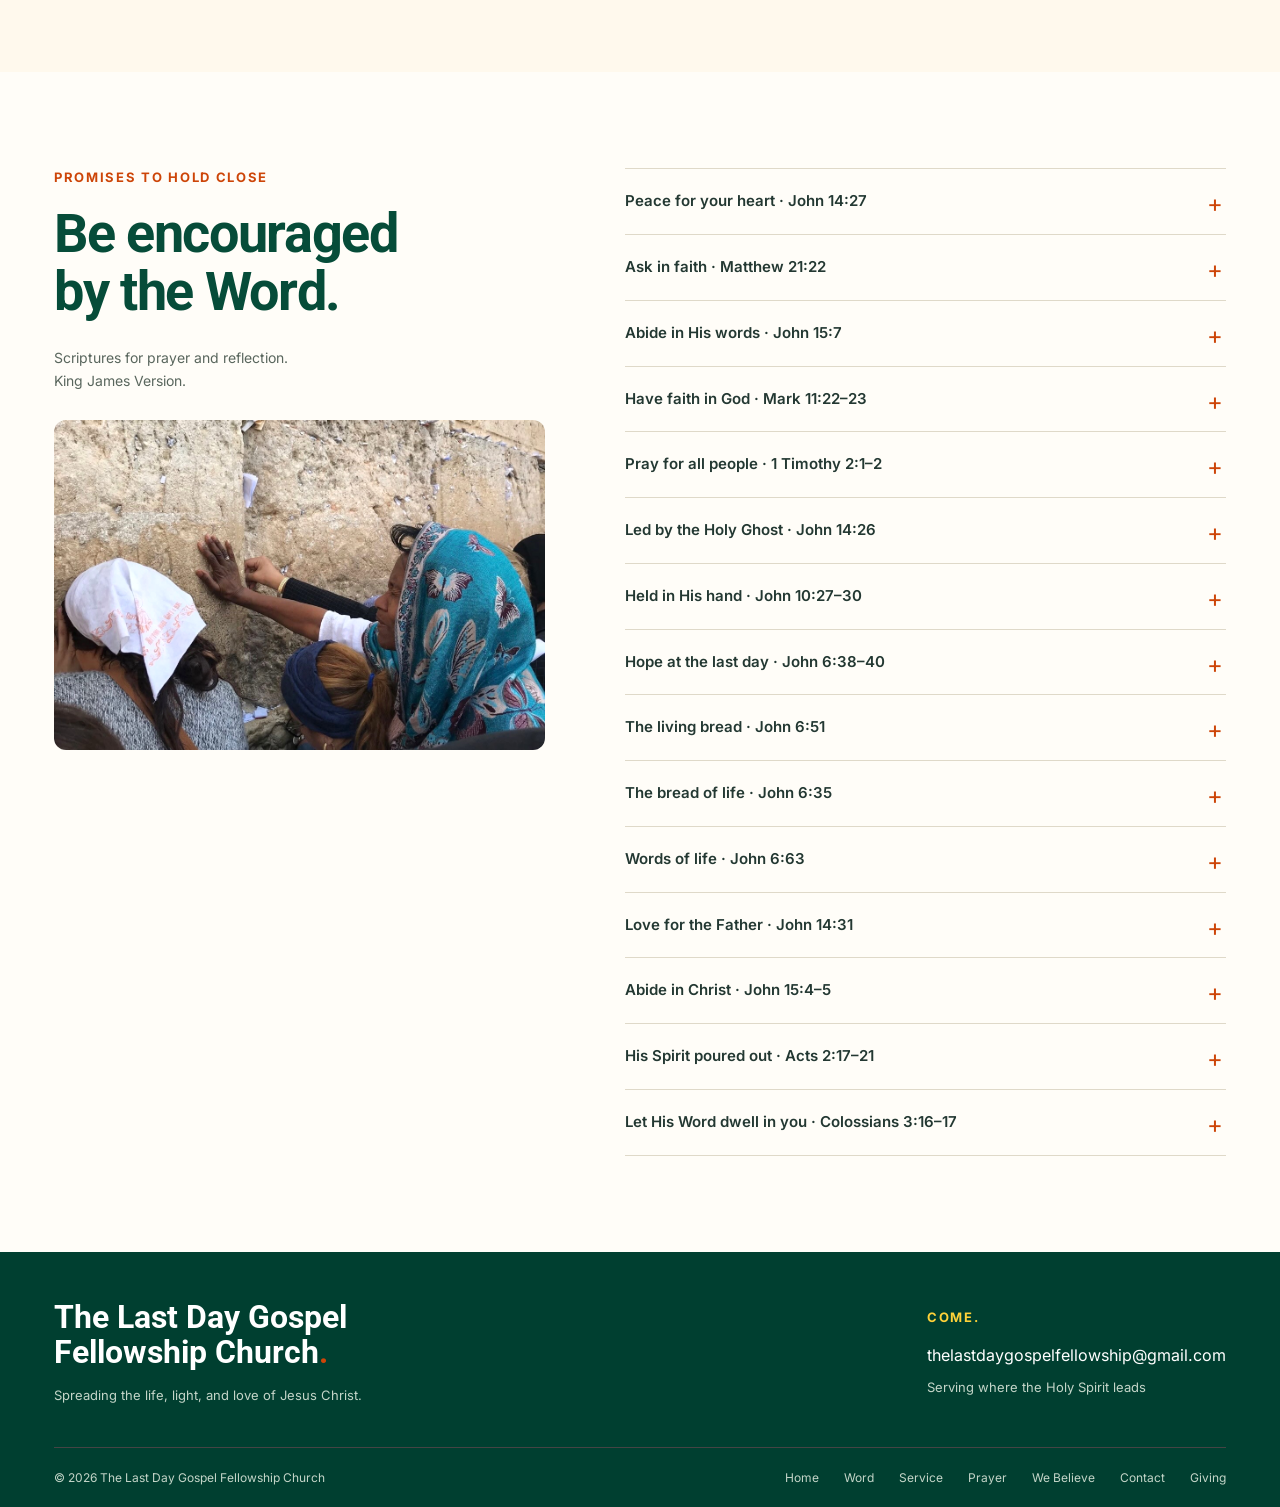
<file: word/index.html>
<!doctype html>
<html lang="en"><head><meta charset="utf-8"><meta name="viewport" content="width=device-width, initial-scale=1"><meta name="theme-color" content="#064c39"><title>Fellowship in the Word | The Last Day Gospel Fellowship Church</title><meta name="description" content="Grow in the words of Jesus with The Last Day Gospel Fellowship Church. Hear our Sunday broadcast on WCLN 1170 AM at 4:00 PM and follow our daily Gospel reading plan."><meta property="og:type" content="website"><meta property="og:title" content="Fellowship in the Word | The Last Day Gospel Fellowship Church"><meta property="og:description" content="Grow in the words of Jesus with The Last Day Gospel Fellowship Church. Hear our Sunday broadcast on WCLN 1170 AM at 4:00 PM and follow our daily Gospel reading plan."><link rel="icon" href="/favicon.svg" type="image/svg+xml"><link rel="stylesheet" href="/styles.css?v=bb2aff25e2"><script type="module" src="/app.js?v=bb2aff25e2"></script></head>
<body class="page-word"><a href="#main" class="skip-link">Skip to content</a><header class="site-header"><a href="/" class="brand" aria-label="The Last Day Gospel Fellowship Church, home"><strong>TLDGF</strong></a><button class="menu-toggle" type="button" aria-expanded="false" aria-controls="main-nav">Menu</button><nav id="main-nav" class="main-nav" aria-label="Main navigation"><a href="/">Home</a><a href="/word/" aria-current="page">Word</a><a href="/outreach/">Service</a><a href="/prayer/">Prayer</a><a href="/believe/">We Believe</a><a href="/contact/">Contact</a><a href="/giving/">Giving</a></nav><a class="button header-connect" href="/contact/?topic=fellowship">Connect with us</a></header><main id="main"><section class="page-hero word-hero"><div class="page-hero-copy"><h1>Fellowship in the Word</h1><h2 class="hero-subtitle">Anchored in<br> the Word.</h2><p>Read and believe the Word of God. Apply the Word of God to our situations and put His love into practice. We must make room for Him.</p></div><img src="/assets/ministry-message.jpg" alt="Preaching from an open Bible during a church gathering" width="1100" height="1400" fetchpriority="high"></section>
  <section id="reading" class="wrap section reading-section"><div class="section-heading"><div><span class="eyebrow red-text">Calling all followers of Jesus Christ</span><h2>One chapter a day.<br> A life in His Word.</h2></div><p class="section-description">Read the words of Jesus daily. Begin in Matthew, continue through Mark and Luke, and finish in John. Then begin again.</p></div><ol class="gospel-plan"><li><span>01</span><h3>Matthew</h3><p>28 chapters</p></li><li><span>02</span><h3>Mark</h3><p>16 chapters</p></li><li><span>03</span><h3>Luke</h3><p>24 chapters</p></li><li><span>04</span><h3>John</h3><p>21 chapters</p></li></ol><div class="reading-summary"><p><strong>89 days. Four Gospels.</strong> Repeat the journey to read the four Gospels four times each year.</p><a class="text-link" href="/contact/?topic=testimony">Share your testimony <span class="link-arrow" aria-hidden="true"></span></a></div><blockquote class="reading-verse">“If ye continue in my word, then are ye my disciples indeed; And ye shall know the truth, and the truth shall make you free.” <cite>John 8:31–32 · King James Version</cite></blockquote></section>
  <section id="radio" class="wrap section word-broadcast"><div><span class="eyebrow red-text">The Gospel on the air</span><h2>The Word,<br> wherever you are.</h2><p class="lead">Join us for our weekly Sunday radio broadcast. Make time to hear the Word and be encouraged in your walk with Jesus Christ.</p><p>Tune your radio to WCLN 1170 AM at 4:00 PM each Sunday.</p><a class="text-link" href="https://oldies1170.com/" target="_blank" rel="noopener noreferrer">Listen online <span class="sr-only">(opens in a new tab)</span><span class="link-arrow" aria-hidden="true"></span></a></div><aside class="broadcast-card" aria-label="Radio broadcast schedule"><span class="eyebrow">Your Sunday invitation</span><h3>WCLN <span>1170 AM</span></h3><dl><div><dt>Station</dt><dd>WCLN 1170 AM Radio</dd></div><div><dt>Day</dt><dd>Every Sunday</dd></div><div><dt>Time</dt><dd>4:00 PM</dd></div></dl><p>A moment in your week.<br> Encouragement for your everyday life.</p></aside></section>

  <section class="scripture yellow-scripture"><div class="wrap"><span class="eyebrow">The Word of God</span><blockquote>“Therefore whosoever heareth these sayings of mine, and doeth them, I will liken him unto a wise man, which built his house upon a rock: And the rain descended, and the floods came, and the winds blew, and beat upon that house; and it fell not: for it was founded upon a rock. And every one that heareth these sayings of mine, and doeth them not, shall be likened unto a foolish man, which built his house upon the sand: And the rain descended, and the floods came, and the winds blew, and beat upon that house; and it fell: and great was the fall of it.”</blockquote><p>Matthew 7:24–27 <span>· King James Version</span></p></div></section>
  <section class="pink-section"><div class="wrap section split-section"><div><span class="eyebrow red-text">Let the Word take root</span><h2>Read. Reflect.<br> Live it out.</h2></div><div><p>Bring what you are reading into your daily prayers. Share a testimony, ask a question, or connect with the fellowship as you grow.</p><div class="actions"><a class="button " href="/contact/?topic=fellowship">Connect with the fellowship<span class="link-arrow" aria-hidden="true"></span></a><a class="button dark" href="/prayer/">Pray with us<span class="link-arrow" aria-hidden="true"></span></a></div></div></div></section><section class="wrap section scripture-library"><div><span class="eyebrow red-text">Promises to hold close</span><h2>Be encouraged<br> by the Word.</h2><p>Scriptures for prayer and reflection.<br> King James Version.</p><img src="/assets/prayer-fellowship.jpg" alt="A moment of prayer beside a stone wall" width="1118" height="1408" loading="lazy"></div><div><details><summary>Peace for your heart · John 14:27</summary><p>Peace I leave with you, my peace I give unto you: not as the world giveth, give I unto you. Let not your heart be troubled, neither let it be afraid.</p></details><details><summary>Ask in faith · Matthew 21:22</summary><p>And all things, whatsoever ye shall ask in prayer, believing, ye shall receive.</p></details><details><summary>Abide in His words · John 15:7</summary><p>If ye abide in me, and my words abide in you, ye shall ask what ye will, and it shall be done unto you.</p></details><details><summary>Have faith in God · Mark 11:22–23</summary><p>And Jesus answering saith unto them, Have faith in God. For verily I say unto you, That whosoever shall say unto this mountain, Be thou removed, and be thou cast into the sea; and shall not doubt in his heart, but shall believe that those things which he saith shall come to pass; he shall have whatsoever he saith.</p></details><details><summary>Pray for all people · 1 Timothy 2:1–2</summary><p>I exhort therefore, that, first of all, supplications, prayers, intercessions, and giving of thanks, be made for all men; For kings, and for all that are in authority; that we may lead a quiet and peaceable life in all godliness and honesty.</p></details><details><summary>Led by the Holy Ghost · John 14:26</summary><p>But the Comforter, which is the Holy Ghost, whom the Father will send in my name, he shall teach you all things, and bring all things to your remembrance, whatsoever I have said unto you.</p></details><details><summary>Held in His hand · John 10:27–30</summary><p>My sheep hear my voice, and I know them, and they follow me: And I give unto them eternal life; and they shall never perish, neither shall any man pluck them out of my hand. My Father, which gave them me, is greater than all; and no man is able to pluck them out of my Father’s hand. I and my Father are one.</p></details><details><summary>Hope at the last day · John 6:38–40</summary><p>For I came down from heaven, not to do mine own will, but the will of him that sent me. And this is the Father’s will which hath sent me, that of all which he hath given me I should lose nothing, but should raise it up again at the last day. And this is the will of him that sent me, that every one which seeth the Son, and believeth on him, may have everlasting life: and I will raise him up at the last day.</p></details><details><summary>The living bread · John 6:51</summary><p>I am the living bread which came down from heaven: if any man eat of this bread, he shall live for ever: and the bread that I will give is my flesh, which I will give for the life of the world.</p></details><details><summary>The bread of life · John 6:35</summary><p>I am the bread of life: he that cometh to me shall never hunger; and he that believeth on me shall never thirst.</p></details><details><summary>Words of life · John 6:63</summary><p>It is the spirit that quickeneth; the flesh profiteth nothing: the words that I speak unto you, they are spirit, and they are life.</p></details><details><summary>Love for the Father · John 14:31</summary><p>But that the world may know that I love the Father; and as the Father gave me commandment, even so I do. Arise, let us go hence.</p></details><details><summary>Abide in Christ · John 15:4–5</summary><p>Abide in me, and I in you. As the branch cannot bear fruit of itself, except it abide in the vine; no more can ye, except ye abide in me. I am the vine, ye are the branches: He that abideth in me, and I in him, the same bringeth forth much fruit: for without me ye can do nothing.</p></details><details><summary>His Spirit poured out · Acts 2:17–21</summary><p>And it shall come to pass in the last days, saith God, I will pour out of my Spirit upon all flesh: and your sons and your daughters shall prophesy, and your young men shall see visions, and your old men shall dream dreams: And on my servants and on my handmaidens I will pour out in those days of my Spirit; and they shall prophesy: And I will shew wonders in heaven above, and signs in the earth beneath; blood, and fire, and vapour of smoke: The sun shall be turned into darkness, and the moon into blood, before that great and notable day of the Lord come: And it shall come to pass, that whosoever shall call on the name of the Lord shall be saved.</p></details><details><summary>Let His Word dwell in you · Colossians 3:16–17</summary><p>Let the word of Christ dwell in you richly in all wisdom; teaching and admonishing one another in psalms and hymns and spiritual songs, singing with grace in your hearts to the Lord. And whatsoever ye do in word or deed, do all in the name of the Lord Jesus, giving thanks to God and the Father by him.</p></details></div></section></main><footer class="site-footer"><div class="wrap footer-top"><div><a class="footer-brand" href="/">The Last Day Gospel<br>Fellowship Church<span class="red-text">.</span></a><p>Spreading the life, light, and love of Jesus Christ.</p></div><div><span class="eyebrow">Come.</span><a class="footer-email" href="mailto:thelastdaygospelfellowship@gmail.com">thelastdaygospelfellowship@gmail.com</a><span>Serving where the Holy Spirit leads</span></div></div><div class="wrap footer-bottom"><span>© 2026 The Last Day Gospel Fellowship Church</span><nav aria-label="Footer navigation"><a href="/">Home</a><a href="/word/" aria-current="page">Word</a><a href="/outreach/">Service</a><a href="/prayer/">Prayer</a><a href="/believe/">We Believe</a><a href="/contact/">Contact</a><a href="/giving/">Giving</a></nav></div></footer></body></html>
</file>
<file: styles.css>
@font-face{font-family:'Roboto';font-style:normal;font-weight:100 900;font-display:swap;src:url('/assets/roboto.ttf') format('truetype')}
@font-face{font-family:'Inter';font-style:normal;font-weight:400;font-display:swap;src:url('/assets/inter-400.ttf') format('truetype')}
@font-face{font-family:'Inter';font-style:normal;font-weight:500;font-display:swap;src:url('/assets/inter-500.ttf') format('truetype')}
@font-face{font-family:'Inter';font-style:normal;font-weight:600;font-display:swap;src:url('/assets/inter-600.ttf') format('truetype')}
@font-face{font-family:'Inter';font-style:normal;font-weight:700;font-display:swap;src:url('/assets/inter-700.ttf') format('truetype')}
:root{--red:#cd4508;--dark-red:#b83906;--yellow:#ffd239;--pink:#edf2e8;--ink:#064c39;--paper:#fffdf8;--muted:#59665d;--line:#dfd9c9;--display:'Roboto Condensed','Arial Narrow',Arial,sans-serif;--body:'Inter',Arial,sans-serif}
/* Display-only corrections: source photographs remain byte-for-byte unchanged. */
img[src$="community-outreach.jpg"]{filter:brightness(1.045) contrast(1.025) saturate(.95)}
img[src$="ministry-message.jpg"]{filter:brightness(1.055) contrast(1.035) saturate(.94)}
img[src$="prayer-bible.jpg"]{filter:brightness(1.025) contrast(1.04) saturate(.94)}
img[src$="prayer-fellowship.jpg"]{filter:brightness(1.025) contrast(1.035) saturate(.98)}
img[src$="worship.jpg"]{filter:brightness(1.12) contrast(1.04) saturate(.95)}
img[src$="prayer-outreach.jpg"]{filter:brightness(1.14) contrast(1.025) saturate(.94)}
*{box-sizing:border-box}
html{scroll-behavior:smooth;scroll-padding-top:110px}
body{margin:0;background:var(--paper);color:var(--ink);font-family:var(--body);font-size:1rem;line-height:1.65}
a{color:inherit}
button,input,textarea,select{font:inherit}
button,a,input,textarea,select{-webkit-tap-highlight-color:transparent}
button,a{touch-action:manipulation}
button{cursor:pointer}
img{max-width:100%;display:block}
figure{margin:0}
h1,h2,h3,p{margin:0}
h1,h2,h3{font-family:var(--display);font-weight:700;line-height:1.08;letter-spacing:-.025em}
h2{font-size:clamp(2.4rem,4.2vw,3.75rem)}
h3{font-size:2rem;line-height:1.1}
p+p{margin-top:1rem}
p{max-width:68ch}
.wrap{width:min(1280px,calc(100% - 112px));margin:auto}
.section{padding-top:88px;padding-bottom:88px}
.eyebrow{font-size:.8125rem;letter-spacing:.13em;text-transform:uppercase;font-weight:700;display:block;line-height:1.4}
.red-text{color:var(--red)}
.lead{font-size:1.125rem;line-height:1.7}
.skip-link{position:fixed;top:10px;left:10px;padding:12px 20px;background:var(--yellow);color:var(--ink);z-index:100;transform:translateY(-160%)}
.skip-link:focus{transform:translateY(0)}
:focus-visible{outline:3px solid #2064ce;outline-offset:5px}
.brand{display:flex;align-items:center;gap:12px;text-decoration:none;flex-shrink:0}
.brand strong{font-family:var(--display);font-weight:800;font-size:1.75rem;text-transform:uppercase;line-height:1.05;display:block;letter-spacing:-.015em}
.main-nav{display:flex;gap:32px;align-items:center}
.main-nav a[aria-current=page]{color:var(--red)}
.main-nav a:hover{color:var(--red)}
.main-nav .nav-giving[aria-current=page]:after{left:20px;right:20px;bottom:8px}
.hero{display:grid;grid-template-columns:1.06fr 1fr;min-height:605px}
.hero-copy>.eyebrow{margin-bottom:20px}
.hero .period{color:var(--yellow)}
.actions{display:flex;gap:12px;flex-wrap:wrap;margin-top:28px}
.button{min-height:52px;display:inline-flex;align-items:center;justify-content:space-between;gap:28px;padding:14px 22px;background:var(--red);color:#fff;text-decoration:none;border:1px solid var(--red);font-family:var(--display);text-transform:uppercase;letter-spacing:.02em;font-weight:700;font-size:1.125rem;line-height:1.2;transition:background .2s,color .2s,transform .2s}
.button:hover{background:var(--dark-red);transform:translateY(-2px)}
.button span{font-family:Arial,sans-serif;font-size:1.35rem}
.button.light{background:#fff;color:var(--ink);border-color:#fff}
.button.light:hover{background:var(--yellow);border-color:var(--yellow)}
.button.outline-light{background:transparent;border-color:#ffffffaa;color:#fff}
.button.outline-light:hover{background:#ffffff18}
.button.yellow{background:var(--yellow);color:var(--ink);border-color:var(--yellow)}
.button.yellow:hover{background:#f4c322}
.button.dark{background:var(--ink);border-color:var(--ink)}
.button.dark:hover{background:#393939}
.hero-note{font-size:.75rem;margin-top:30px;opacity:.9}
.hero-photo>img{width:100%;height:100%;position:absolute;object-fit:cover;object-position:center 43%}
.hero-photo figcaption{position:absolute;bottom:34px;left:34px;right:24px;color:#fff;z-index:1;display:grid;gap:8px}
.hero-photo figcaption>span:last-child{font-size:.8125rem}
.statement-star{font-size:.7em}
.intro{display:grid;grid-template-columns:1.25fr .8fr;gap:12%}
.intro h2{margin-top:16px}
.intro .lead{margin-top:22px;max-width:590px}
.text-link{display:inline-flex;gap:22px;align-items:center;text-underline-offset:6px;font-weight:600;font-size:.9375rem;margin-top:24px}
.text-link:hover{color:var(--red)}
.service-area{border-left:1px solid var(--line);padding-left:50px;align-self:center}
.service-area ul{list-style:none;padding:0;margin:20px 0 16px}
.service-area li{font-family:var(--display);font-weight:700;font-size:2rem;border-bottom:1px solid var(--line);display:flex;align-items:center;padding:6px 0;gap:14px;line-height:1.2}
.service-area li:before{content:'';width:8px;height:8px;background:var(--red)}
.service-area li span{margin-left:auto;font-family:var(--body);font-size:.75rem;color:var(--muted);font-weight:400}
.service-area>p{font-size:.8125rem;color:var(--muted)}
.prayer-band{background:var(--pink);padding:47px 0}
.prayer-band>.wrap{display:grid;grid-template-columns:1fr 1.6fr;gap:45px;align-items:center}
.prayer-intro h2{font-size:2.5rem;color:var(--red);margin:12px 0}
.prayer-intro p{font-size:.9375rem;max-width:350px}
.prayer-intro .text-link{margin-top:15px}
.prayer-times{display:grid;grid-template-columns:repeat(3,1fr)}
.prayer-times>div{padding:0 20px;border-left:1px solid #cdd8c6;text-align:center}
.time{font-family:var(--display);font-size:clamp(2.5rem,4vw,4rem);font-weight:800;line-height:1;white-space:nowrap;display:block;margin-bottom:14px}
.time small{font-size:.5em}
.prayer-times .eyebrow{font-size:.75rem;letter-spacing:.09em}
.prayer-times p{font-size:.75rem;margin-top:7px;color:#59665d}
.site-footer{background:var(--ink);color:#fff;padding:48px 0 20px}
.footer-top{display:grid;grid-template-columns:1fr 1fr;gap:40px;align-items:center}
.footer-brand{font-family:var(--display);text-transform:uppercase;font-size:2rem;font-weight:700;line-height:1.1;text-decoration:none;display:block}
.footer-top p{font-size:.8125rem;color:#bbb;margin-top:15px}
.footer-top>div:last-child{justify-self:end;font-size:.8125rem;color:#bbb}
.footer-top .eyebrow{color:var(--yellow)}
.footer-email{display:block;font-size:1rem;color:white;margin:16px 0 8px;text-decoration:none;overflow-wrap:anywhere}
.footer-email:hover{text-decoration:underline}
.footer-bottom{margin-top:40px;border-top:1px solid #444;padding-top:20px;display:flex;justify-content:space-between;gap:30px;align-items:center;font-size:.75rem;color:#aaa}
.footer-bottom nav{display:flex;gap:25px}
.footer-bottom a{text-decoration:none}
.footer-bottom a:hover{color:var(--yellow)}
.footer-bottom a span{display:none}
@media(min-width:1600px){.hero-copy{padding-left:max(56px,calc((100vw - 1280px)/2))}
.hero h1{font-size:10rem}}
@media(max-width:1100px){.wrap{width:calc(100% - 64px)}
.brand strong{font-size:1.5rem}
.hero-copy{padding:38px 32px}
.hero-photo{min-height:590px}
.intro{gap:7%}
.service-area{padding-left:30px}
.prayer-band>.wrap{grid-template-columns:1fr;gap:32px}
.prayer-intro p{max-width:600px}
.prayer-times>div:first-child{border-left:0}
.time{font-size:3.5rem}}
@media(max-width:800px){.site-header{min-height:85px;gap:15px;padding:17px 24px}
.brand-mark{width:28px;font-size:2.1rem}
.main-nav{display:none;position:absolute;top:100%;left:0;right:0;flex-direction:column;align-items:stretch;background:#fff;padding:12px 24px 24px;gap:6px;border-bottom:2px solid var(--red)}
.main-nav a{padding:13px}
.main-nav .nav-giving{justify-content:space-between}
.hero-copy{padding:35px 24px}
.hero-copy>.eyebrow{font-size:.7rem}
.hero-photo{min-height:520px}
.hero-photo figcaption{left:20px;bottom:24px}
.intro{grid-template-columns:1fr;gap:45px}
.section{padding-top:64px;padding-bottom:64px}
.service-area{border-left:0;padding-left:0}
.service-area ul{display:grid;grid-template-columns:1fr 1fr;gap:8px 32px}
.footer-top{grid-template-columns:1fr;gap:32px}
.footer-top>div:last-child{justify-self:start}
.footer-bottom{flex-direction:column;align-items:flex-start;gap:16px}
.footer-bottom nav{flex-wrap:wrap;gap:20px}}
@media(max-width:560px){.wrap{width:calc(100% - 40px)}
.brand{gap:6px}
.brand>span:last-child>span{font-size:.55rem;letter-spacing:.2em}
.menu-toggle{font-size:.75rem;gap:8px;padding:8px 10px}
.hero-copy{padding:37px 24px 32px}
.hero-copy>.eyebrow{font-size:.75rem;margin-bottom:24px}
.hero .actions{max-width:none;flex-direction:row;gap:10px}
.hero-note{margin-top:22px}
.hero-photo>img{object-position:center 40%}
.statement-star{display:none}
.intro h2{font-size:3.6rem}
.lead{font-size:1rem}
.service-area li{font-size:1.8rem}
.prayer-band{padding:36px 0}
.prayer-band>.wrap{gap:28px}
.prayer-times>div{padding:0 10px}
.prayer-times>div:first-child{padding-left:0}
.prayer-times>div:last-child{padding-right:0}
.time{font-size:2.5rem}
.prayer-times .eyebrow{font-size:.75rem;letter-spacing:.025em}
.prayer-times p{display:none}
.footer-email{font-size:.9rem}
.footer-brand{font-size:1.8rem}
.footer-bottom{font-size:.75rem}
.footer-top .eyebrow{font-size:.8rem}}
.section-heading{display:flex;align-items:flex-end;justify-content:space-between;gap:40px;margin-bottom:36px}
.section-heading h2{margin-top:14px}
.section-description{max-width:400px;color:var(--muted)}
.ministry-grid{display:grid;grid-template-columns:1fr 1fr 1fr;gap:24px}
.image-card{min-height:480px;position:relative;background:#333;overflow:hidden}
.image-card>a{display:block;height:100%;min-height:480px;text-decoration:none;position:relative}
.image-card img{position:absolute;inset:0;height:100%;width:100%;object-fit:cover;transition:transform .4s}
.image-card a:hover img{transform:scale(1.035)}
.image-card a:after{content:'';position:absolute;inset:25% 0 0;background:linear-gradient(transparent,#000c)}
.image-card a>div{position:absolute;z-index:1;bottom:28px;left:28px;right:20px;color:white}
.image-card h3{font-size:2.6rem;margin:14px 0 20px}
.card-link{display:flex;justify-content:space-between;font-size:.875rem;border-top:1px solid #ffffff70;padding-top:15px}
.word-card{background:var(--pink);padding:32px;display:flex;flex-direction:column;align-items:flex-start}
.word-card h3{font-size:3.4rem;line-height:.98;margin:28px 0 24px}
.word-card p{font-size:.9375rem}
.word-card>.text-link{margin-top:auto;padding-top:25px}
.scripture{background:var(--ink);color:white;padding:64px 0;text-align:center}
.scripture .wrap{max-width:980px}
.scripture .eyebrow{color:var(--yellow)}
.scripture blockquote{font-family:var(--display);font-size:clamp(2rem,3.4vw,3.3rem);font-weight:600;line-height:1.15;letter-spacing:-.015em;margin:24px 0}
.scripture p{margin:0 auto;font-size:.875rem;font-weight:600}
.scripture p span{font-weight:400;opacity:.7}
.yellow-scripture{background:var(--yellow);color:var(--ink)}
.yellow-scripture .eyebrow{color:var(--ink)}
.pink-scripture{background:var(--pink);color:var(--ink)}
.pink-scripture .eyebrow{color:var(--dark-red)}
.event-radio-grid{display:grid;grid-template-columns:1.75fr 1fr;gap:34px}
.event-feature{display:grid;grid-template-columns:128px 1fr;gap:30px;border:1px solid var(--line);padding:32px}
.date-block{background:var(--pink);align-self:start;text-align:center;padding:18px 10px;font-size:.8125rem;text-transform:uppercase;line-height:1.4}
.date-block strong{font-family:var(--display);font-size:3rem;display:block;font-weight:800}
.date-block span{display:block;letter-spacing:.06em}
.event-feature h3{font-size:2.4rem;margin:15px 0}
.event-feature p{font-size:.9375rem}
.event-details{padding:0;list-style:none;font-size:.875rem;color:var(--muted);margin:18px 0}
.event-details li{padding:5px 0}
.event-feature .actions{gap:12px;align-items:center}
.event-feature .text-link{font-size:.8125rem;margin-top:0}
.radio-card{background:var(--yellow);padding:32px}
.radio-frequency{display:block;font-family:var(--display);font-size:3.9rem;font-weight:800;line-height:1;margin:24px 0}
.radio-frequency small{font-size:.4em}
.radio-card h3{font-size:2.3rem}
.radio-card p{font-size:.875rem;margin-top:14px}
.radio-time{display:flex;justify-content:space-between;gap:20px;border-top:1px solid #0003;border-bottom:1px solid #0003;padding:14px 0;margin-top:22px;font-size:.875rem}
.radio-card .text-link{font-size:.8125rem}
.mission-band{background:var(--red);color:#fff}
.mission-band>.wrap{display:grid;grid-template-columns:1.2fr 1fr;gap:80px;align-items:center}
.mission-band>.wrap>div{padding:60px 0}
.mission-band h2{margin-top:18px}
.mission-band p{margin-top:25px}
.mission-band .overseer{font-size:.875rem;margin-bottom:28px}
.mission-band img{height:600px;width:100%;object-fit:cover;object-position:65% 33%}
.page-hero{display:grid;grid-template-columns:1.15fr 1fr;background:var(--red);color:white;min-height:480px}
.page-hero-copy{padding:60px max(40px,calc((100vw - 1280px)/2)) 60px max(40px,calc((100vw - 1280px)/2));padding-right:50px;align-self:center}
.page-hero h1{font-size:clamp(4.6rem,7vw,7rem);font-weight:900;line-height:.91;margin-top:25px}
.page-hero-copy p{max-width:520px;margin-top:25px}
.page-hero>img{height:100%;max-height:590px;width:100%;object-fit:cover;object-position:center 40%}
.pink-hero{background:var(--pink);color:var(--ink)}
.pink-hero h1{color:var(--red)}
.location-grid{display:grid;grid-template-columns:1fr 1fr;gap:28px}
.location-card{border:1px solid var(--line);padding:32px;position:relative}
.location-number{position:absolute;right:30px;top:20px;font-family:var(--display);font-size:4rem;color:#ededed;font-weight:800;line-height:1;z-index:-1}
.location-card .eyebrow{color:var(--red);padding-right:55px}
.location-card h3{font-size:2.5rem;margin:20px 0}
.location-card p{max-width:400px;color:var(--muted)}
.pink-section{background:var(--pink)}
.split-section{display:grid;grid-template-columns:1fr 1fr;gap:80px;align-items:start}
.split-section h2{margin-top:15px}
.split-section h3{margin-bottom:20px}
.split-section p{margin-top:24px}
.split-section .eyebrow+h2+p{margin-top:26px}
.photo-feature{align-items:center}
.photo-feature>img{height:600px;width:100%;object-fit:cover;object-position:center 37%}
.photo-feature .button{margin-top:26px}
.partner-note{border-top:1px solid var(--line);margin-top:34px;padding-top:26px}
.partner-note p{font-size:.875rem;margin-top:12px}
.partner-note a{text-underline-offset:4px}
.vision-block{display:grid;grid-template-columns:1fr 1fr;gap:24px 70px}
.vision-block>.eyebrow{grid-column:1/-1}
.vision-block h2{grid-row:2/4}
.vision-block p{max-width:630px}
.muted{color:var(--muted);font-size:.8125rem}
.prayer-list{list-style:none;padding:0;margin:0}
.prayer-list li{padding:12px 0 12px 25px;border-bottom:1px solid var(--line);position:relative}
.prayer-list li:before{content:'';width:7px;height:7px;background:var(--red);position:absolute;left:0;top:22px}
.form-section{background:#fff9ed}
.prayer-support-photo{height:260px;width:100%;object-fit:cover;object-position:center 30%;margin-top:30px}
.form-row{display:grid;grid-template-columns:1fr 1fr;gap:20px}
.field{margin-bottom:22px}
.field label{font-size:.875rem;display:block;font-weight:600;margin-bottom:8px}
.field label span{font-weight:400;color:var(--muted);font-size:.75rem}
.field input,.field textarea,.field select{width:100%;border:1px solid #aaa;border-radius:0;background:#fff;color:var(--ink);padding:12px 14px;min-height:50px;line-height:1.5;appearance:auto}
.field textarea{resize:vertical;min-height:140px}
.field input:focus,.field textarea:focus,.field select:focus{outline:2px solid var(--red);outline-offset:2px}
.field input:user-invalid,.field textarea:user-invalid{border-color:var(--red)}
.contact-form .form-note{font-size:.8125rem;color:var(--muted);margin:0 0 22px}
.form-feedback{margin-top:20px;background:var(--pink);padding:15px;font-size:.875rem}
.email-fallback p{font-size:.8125rem;margin-top:15px;overflow-wrap:anywhere}
.text-button{border:none;background:none;text-decoration:underline;text-underline-offset:5px;padding:12px 0;color:var(--dark-red);font-size:.875rem;font-weight:600}
.copy-fallback{width:100%;min-height:160px;padding:12px;font-size:.875rem}
.gospel-plan{display:grid;grid-template-columns:repeat(4,1fr);padding:0;list-style:none;border:1px solid var(--line);margin:35px 0 0}
.gospel-plan li{padding:28px;border-right:1px solid var(--line)}
.gospel-plan li:last-child{border-right:0}
.gospel-plan li>span{color:var(--red);font-size:.875rem;font-weight:700}
.gospel-plan h3{font-size:2.4rem;margin:25px 0 10px}
.gospel-plan p{font-size:.875rem;color:var(--muted)}
.reading-summary{display:flex;justify-content:space-between;align-items:start;gap:30px;margin-top:26px}
.reading-summary>p{font-size:.9375rem;max-width:700px}
.reading-summary .text-link{margin-top:0;white-space:nowrap}
.scripture-library{display:grid;grid-template-columns:.9fr 1.1fr;gap:80px}
.scripture-library h2{margin:18px 0 25px}
.scripture-library img{margin-top:28px;height:330px;width:100%;object-fit:cover;object-position:center 60%}
.scripture-library>div:first-child>p{color:var(--muted);font-size:.875rem}
details{border-bottom:1px solid var(--line)}
details:first-child{border-top:1px solid var(--line)}
summary{padding:20px 36px 20px 0;list-style:none;font-weight:600;font-size:.9375rem;cursor:pointer;position:relative}
summary::-webkit-details-marker{display:none}
summary:after{content:'+';position:absolute;right:3px;top:15px;font-size:1.5rem;font-weight:400;color:var(--red)}
details[open] summary:after{content:'−'}
details p{font-size:.9375rem;line-height:1.8;margin:0 0 22px;color:var(--muted)}
.contact-title{position:relative}
.contact-title h1{font-size:clamp(5rem,9vw,9rem);line-height:.88;margin-top:24px;font-weight:900}
.contact-title>p{position:absolute;left:55%;bottom:95px}
.contact-layout{display:grid;grid-template-columns:.8fr 1.2fr;gap:65px;align-items:start;padding-bottom:50px}
.contact-info{padding:40px;background:var(--pink)}
.contact-info h2{font-size:3.6rem;margin:20px 0}
.contact-info p{font-size:.9375rem}
.contact-email{display:block;overflow-wrap:anywhere;font-size:.875rem;font-weight:600;margin:25px 0;color:var(--dark-red)}
.info-divider{border-top:1px solid #cdd8c6;padding-top:24px;margin-top:24px}
.info-divider h3{font-size:1.6rem;margin-bottom:10px}
.info-divider .eyebrow{margin-bottom:10px}
.contact-form-panel h2{font-size:2.5rem}
.contact-form-panel>p{font-size:.9375rem;color:var(--muted);margin:15px 0 28px}
.contact-faq{display:grid;grid-template-columns:1fr 1.1fr;gap:80px}
.contact-faq h2{font-size:3rem}
.giving-hero{background:var(--yellow);padding:64px 0}
.giving-hero h1{font-size:clamp(5rem,10vw,10rem);font-weight:900;line-height:.87;margin:25px 0 30px}
.giving-hero h1>span{color:var(--red)}
.giving-hero p{font-size:1.125rem;max-width:530px}
.giving-layout{display:grid;grid-template-columns:1.1fr 1fr;gap:100px}
.giving-layout h2{margin:18px 0 25px}
.giving-list{list-style:none;padding:0;margin:35px 0 0}
.giving-list li{display:flex;gap:24px;padding:24px 0;border-top:1px solid var(--line)}
.giving-list li>span{color:var(--red);font-family:var(--display);font-size:1.8rem;font-weight:700}
.giving-list h3{font-size:1.7rem;margin:4px 0 10px}
.giving-list p{font-size:.9375rem;color:var(--muted)}
.giving-card{padding:42px;background:var(--ink);color:white;align-self:start}
.giving-card>.eyebrow{color:var(--yellow)}
.giving-card h2{font-size:3.7rem}
.giving-card .button{margin:30px 0 20px;width:100%}
.giving-email{font-size:.8125rem;overflow-wrap:anywhere}
.giving-card hr{border:0;border-top:1px solid #555;margin:30px 0}
.giving-card h3{margin-bottom:12px}
.giving-card .text-link:hover{color:var(--yellow)}
.sr-only{position:absolute;width:1px;height:1px;padding:0;margin:-1px;overflow:hidden;clip:rect(0,0,0,0);white-space:nowrap;border:0}
[hidden]{display:none!important}
@media(max-width:1100px){.ministry-grid{gap:18px}
.image-card,.image-card>a{min-height:430px}
.word-card{padding:25px}
.word-card h3{font-size:2.9rem}
.image-card a>div{left:22px}
.image-card h3{font-size:2.3rem}
.event-radio-grid{grid-template-columns:1.5fr 1fr;gap:24px}
.event-feature{grid-template-columns:1fr;padding:25px;gap:22px}
.date-block{width:130px}
.split-section,.mission-band>.wrap,.scripture-library{gap:45px}
.mission-band img{height:580px}
.contact-layout{gap:40px}
.contact-info{padding:30px}
.giving-layout{gap:55px}
.giving-card{padding:32px}
.form-row{grid-template-columns:1fr;gap:0}
.contact-faq{gap:45px}}
@media(max-width:800px){.ministry-grid{grid-template-columns:1fr 1fr}
.word-card{grid-column:1/-1;display:grid;grid-template-columns:1fr 1fr;gap:15px 35px}
.word-card>.eyebrow{grid-column:1/-1}
.word-card h3{grid-row:2/4;margin:0}
.word-card>.text-link{padding-top:0;margin-top:0}
.word-card h3 br{display:none}
.section-heading{align-items:start;flex-direction:column;gap:10px}
.section-heading .text-link{margin-top:8px}
.event-radio-grid{grid-template-columns:1fr 1fr}
.event-feature h3{font-size:2rem}
.mission-band>.wrap{gap:30px}
.mission-band h2{font-size:3.4rem}
.mission-band img{height:680px}
.page-hero-copy{padding:40px 28px}
.page-hero h1{font-size:4.6rem}
.page-hero-copy p{font-size:.9375rem}
.page-hero>img{min-height:480px}
.split-section{gap:35px}
.photo-feature>img{height:560px}
.split-section h2{font-size:3.3rem}
.split-section h3{font-size:1.8rem}
.scripture-library{grid-template-columns:1fr;gap:36px}
.scripture-library img{display:none}
.contact-title>p{position:static;margin-top:30px}
.contact-layout{gap:25px;grid-template-columns:.9fr 1.1fr}
.contact-info{padding:25px}
.contact-info h2{font-size:3rem}
.contact-form-panel h2{font-size:2rem}
.contact-faq{grid-template-columns:1fr;gap:25px}
.giving-layout{grid-template-columns:1fr;gap:30px}
.giving-card{max-width:600px;width:100%}
.gospel-plan li{padding:20px}
.gospel-plan h3{font-size:1.8rem}
.reading-summary{flex-direction:column;gap:20px}
.vision-block{gap:24px 40px}
.location-card{padding:26px}
.location-card h3{font-size:2.1rem}}
@media(max-width:560px){.ministry-grid{grid-template-columns:1fr;gap:20px}
.image-card,.image-card>a{min-height:430px}
.word-card{display:block;padding:30px}
.word-card h3{font-size:3rem;margin:20px 0}
.word-card>.text-link{margin-top:20px}
.event-radio-grid{grid-template-columns:1fr}
.event-feature{padding:25px}
.date-block{padding:14px;display:flex;width:auto;justify-content:space-between;align-items:center;gap:15px}
.date-block strong{font-size:2.4rem}
.event-feature h3{font-size:2.5rem}
.radio-card{padding:28px}
.mission-band>.wrap{width:100%;grid-template-columns:1fr;gap:0}
.mission-band>.wrap>div{padding:48px 24px}
.mission-band img{height:470px;object-position:center 35%}
.page-hero{grid-template-columns:1fr}
.page-hero-copy{padding:45px 24px}
.page-hero h1{font-size:clamp(4.4rem,17vw,6.5rem)}
.page-hero>img{height:330px;min-height:0;max-height:330px;object-position:center 40%}
.pink-hero>img{object-position:center 48%}
.location-grid{grid-template-columns:1fr;gap:20px}
.split-section{grid-template-columns:1fr;gap:30px}
.split-section p{margin-top:20px}
.photo-feature>img{height:420px}
.vision-block{display:block}
.vision-block h2{margin:20px 0 26px}
.vision-block .muted{margin-top:12px}
.gospel-plan{grid-template-columns:1fr 1fr}
.gospel-plan li{padding:22px}
.gospel-plan li:nth-child(2){border-right:0}
.gospel-plan li:nth-child(-n+2){border-bottom:1px solid var(--line)}
.gospel-plan h3{font-size:2.3rem;margin-top:18px}
.scripture{padding:48px 0}
.scripture blockquote{font-size:2.3rem}
.scripture p{font-size:.8125rem}
.contact-title{padding-bottom:40px}
.contact-title h1{font-size:5.5rem}
.contact-layout{grid-template-columns:1fr;gap:40px}
.contact-form-panel{grid-row:1}
.contact-form-panel h2{font-size:2.3rem}
.contact-info{padding:30px}
.giving-hero{padding:48px 0}
.giving-hero h1{font-size:clamp(4.8rem,19vw,7rem)}
.giving-card{padding:30px}
.giving-card h2{font-size:3.4rem}
.prayer-support-photo{height:240px}
.section-heading h2{font-size:3.3rem}
.location-number{z-index:0;opacity:.6}
.location-card>h3,.location-card>.eyebrow{position:relative}}
/* A quiet motion system: quick feedback, unhurried entrances, no looping effects. */
:root {
  --ease-out: cubic-bezier(.22, 1, .36, 1);
  --ease-soft: cubic-bezier(.2, .65, .3, 1);
}
.site-header {
  position: sticky;
  top: 0;
  background: rgba(255, 255, 255, .96);
  transition: background-color 320ms var(--ease-soft), box-shadow 320ms var(--ease-soft), border-color 320ms var(--ease-soft);
}
@supports (backdrop-filter: blur(18px)) or (-webkit-backdrop-filter: blur(18px)) {
  .site-header {
    -webkit-backdrop-filter: blur(18px) saturate(160%);
    backdrop-filter: blur(18px) saturate(160%);
  }
}
.brand { transition: opacity 200ms ease, transform 250ms var(--ease-out); }
.main-nav a {
  transition: color 220ms ease, background-color 220ms ease, transform 300ms var(--ease-out);
}
.main-nav a[aria-current=page]::after,
.main-nav a:focus-visible::after { transform: scaleX(1); }
.button, .menu-toggle, .main-nav .nav-giving { border-radius: 7px; }
.button {
  transition: transform 320ms var(--ease-out), background-color 220ms ease, color 220ms ease, border-color 220ms ease, box-shadow 320ms var(--ease-out);
}
.button > span, .text-link > span, .card-link > span, .nav-giving > span {
  display: inline-block;
  transition: transform 360ms var(--ease-out);
}
.button:active, .main-nav .nav-giving:active {
  transform: translateY(0) scale(.975);
  box-shadow: none;
  transition-duration: 100ms;
}
.text-link {
  text-decoration-thickness: 1px;
  transition: color 180ms ease, text-decoration-color 180ms ease;
}
.text-link:active { opacity: .75; }
.image-card, .word-card, .location-card, .radio-card {
  transition: translate 440ms var(--ease-out), box-shadow 440ms var(--ease-out), border-color 250ms ease;
}
.image-card img { transition: transform 850ms var(--ease-out); }
.card-link { transition: border-color 300ms ease; }
.menu-toggle {
  transition: color 180ms ease, background-color 180ms ease, transform 250ms var(--ease-out), border-color 180ms ease;
}
.menu-toggle[aria-expanded=true] { color: var(--red); border-color: var(--red); background: #edf2e8; }
.menu-toggle:active { transform: scale(.96); }
.field input, .field textarea, .field select {
  border-radius: 7px;
  transition: border-color 200ms ease, box-shadow 250ms var(--ease-out), background-color 200ms ease;
}
.field label { transition: color 200ms ease; }
.field:focus-within label { color: var(--dark-red); }
.field input:focus, .field textarea:focus, .field select:focus {
  border-color: var(--red);
  box-shadow: 0 0 0 4px rgba(6, 76, 57, .08);
}
summary { transition: color 180ms ease; }
summary::after { transition: transform 300ms var(--ease-out); }
details[open] summary::after { content: '+'; transform: rotate(45deg); }
details[open] summary { color: var(--dark-red); }
.form-feedback:not([hidden]) { animation: feedback-arrive 300ms var(--ease-out) both; border-radius: 7px; }
@keyframes feedback-arrive {
  from { opacity: 0; transform: translateY(6px); }
  to { opacity: 1; transform: translateY(0); }
}
@media (hover: hover) and (pointer: fine) {
  .main-nav a:not(.nav-giving):hover::after { transform: scaleX(1); }
  .button:hover { transform: translateY(-2px); box-shadow: 0 6px 14px rgba(0, 0, 0, .1); }
  .button:active { transform: translateY(0) scale(.975); box-shadow: none; }
  .button:hover > span, .text-link:hover > span, .nav-giving:hover > span { transform: translate(2px, -2px); }
  .image-card:hover, .word-card:hover, .location-card:hover, .radio-card:hover {
    translate: 0 -4px;
    box-shadow: 0 12px 28px rgba(24, 24, 24, .08);
  }
  .location-card:hover { border-color: #a8b9a4; }
  .image-card a:hover img { transform: scale(1.045); }
  .image-card a:hover .card-link { border-color: #fff; }
  .image-card a:hover .card-link > span { transform: translate(2px, -2px); }
  summary:hover { color: var(--dark-red); }
}
@media (max-width: 800px) {
  .main-nav {
    display: flex;
    visibility: hidden;
    opacity: 0;
    pointer-events: none;
    transform: translateY(-8px) scale(.99);
    transform-origin: center top;
    max-height: calc(100dvh - 85px);
    overflow-y: auto;
    overscroll-behavior: contain;
    border-radius: 0 0 14px 14px;
    border-bottom: 1px solid rgba(24, 24, 24, .12);
    box-shadow: 0 20px 28px rgba(24, 24, 24, .08);
    transition: opacity 180ms ease, transform 300ms var(--ease-out), visibility 0s 300ms;
  }
  .main-nav a:not(.nav-giving)::after { left: 13px; right: auto; width: 30px; }
}
@media (hover: none) {
  .button:hover { transform: none; }
  .button:active { transform: scale(.975); }
  .image-card a:hover img { transform: none; }
}
@media print {
  .site-header { position: static; }
}
@media (prefers-reduced-motion: reduce) {
  html { scroll-behavior: auto; }
  *, *::before, *::after { animation: none !important; transition: none !important; }
  .button:hover, .button:active, .brand:active, .menu-toggle:active,
  .main-nav .nav-giving:hover, .main-nav .nav-giving:active,
  .button:hover > span, .text-link:hover > span, .nav-giving:hover > span,
  .image-card a:hover img, .image-card a:hover .card-link > span { transform: none; }
  .image-card:hover, .word-card:hover, .location-card:hover, .radio-card:hover { translate: none; }
}

/* Client direction: warm worship photography, forest green, orange, and gold. */
:root{--cream:#fff9ed;--green:#064c39;--deep-green:#003f30;--display:'Roboto',Arial,sans-serif}
body{color:#233832}.wrap{width:min(1216px,calc(100% - 108px))}.section{padding-block:96px}
h1,h2,h3{color:var(--green)}
.site-header{height:94px;min-height:0;padding:0 max(6%,calc((100vw - 1216px)/2));display:flex;align-items:center;gap:48px;position:sticky;top:0;z-index:20;background:var(--cream);border-bottom:1px solid transparent;transition:background-color 320ms var(--ease-soft),box-shadow 320ms var(--ease-soft);backdrop-filter:none;-webkit-backdrop-filter:none}
.page-home .site-header{margin-bottom:-94px;background:transparent}
.site-header.is-scrolled,.page-home .site-header.is-scrolled{background:rgba(255,251,241,.94);border-color:#064c3914;box-shadow:0 5px 24px #063e3010;backdrop-filter:blur(18px) saturate(130%);-webkit-backdrop-filter:blur(18px) saturate(130%)}
.brand{text-decoration:none;color:var(--green);margin-right:auto;flex-shrink:0;line-height:1;transition:opacity 200ms,transform 250ms var(--ease-out)}
.brand strong{font:800 2rem/1 var(--display);letter-spacing:-.03em}.brand:active{opacity:.7;transform:scale(.98)}
.main-nav{display:flex;align-items:center;gap:42px}.main-nav a{position:relative;color:var(--green);text-decoration:none;font:600 1.125rem/1.5 var(--display);letter-spacing:.015em;padding:8px 0}
.main-nav a:after,.main-nav a:not(.nav-giving):after{content:'';position:absolute;left:-4px;right:-4px;bottom:3px;width:auto;height:4px;background:var(--yellow);transform:scaleX(0);transform-origin:left;transition:transform 320ms var(--ease-out)}
.main-nav a[aria-current=page]:after,.main-nav a:focus-visible:after{transform:scaleX(1)}
.main-nav a[aria-current=page]{color:var(--green)}
.site-header .header-connect{min-width:214px;min-height:52px;text-transform:none;font-size:1.125rem;letter-spacing:.025em}
.menu-toggle{display:none;border:1px solid var(--green);background:transparent;border-radius:6px;padding:8px 15px;color:var(--green);font-weight:600;transition:background-color 200ms,transform 250ms var(--ease-out)}
.menu-toggle[aria-expanded=true]{background:var(--green);color:var(--cream)}.menu-toggle:active{transform:scale(.97)}
.button{border-radius:6px;justify-content:center;gap:24px;letter-spacing:.035em;min-height:54px;padding:14px 25px;border-color:transparent;color:#fff;font-size:1.2rem;background:var(--red)}
.hero-copy .button:not(.yellow),.header-connect{background:#f04d0b}
.site-header .header-connect{font-size:1.2rem}
.button.yellow{color:var(--green)}.button.dark{background:var(--green);border-color:transparent}.button.dark:hover{background:var(--deep-green)}
.link-arrow{display:inline-block;flex-shrink:0;width:20px;height:20px;background:currentColor;mask:url('/assets/arrow-up-right.svg') center/contain no-repeat;-webkit-mask:url('/assets/arrow-up-right.svg') center/contain no-repeat}
.text-link{color:var(--green);gap:14px}.footer-brand{text-transform:none}.site-footer{background:var(--deep-green)}.footer-top p,.footer-top>div:last-child,.footer-bottom{color:#c3d5c8}

.worship-hero{height:clamp(690px,62.15vw,940px);position:relative;isolation:isolate;overflow:clip;background:#e8d3ad;display:grid;place-items:center;padding:100px 24px 0}
.worship-background{position:absolute;inset:0;width:100%;height:100%;object-fit:cover;object-position:center top;z-index:-2}
.worship-hero:after{content:'';position:absolute;inset:0;background:rgba(255,249,237,.72);z-index:-1}
.hero-copy{text-align:center;padding:47px 0 0;width:100%;max-width:900px}
.hero-copy>.eyebrow{color:#bb4304;font-size:1.23rem;letter-spacing:.115em;line-height:1.5;margin-bottom:20px}
.hero-copy h1{font-size:clamp(4rem,5.65vw,6.5rem);line-height:.99;font-weight:900;text-transform:uppercase;letter-spacing:-.035em;color:var(--deep-green)}
.hero-copy h1>span{display:block}.hero-copy .actions{justify-content:center;margin-top:28px}
.hero-copy .button{font-size:1.2rem;min-height:58px;min-width:252px;letter-spacing:.075em}.hero-copy .button.yellow{min-width:240px}
.image-disclosure{position:absolute;bottom:18px;right:18px;font-size:.75rem;line-height:1.4;color:var(--green);background:#fff9edcc;padding:5px 9px;border-radius:3px}
.fellowship-section{background:var(--cream);padding:36px 0 29px}
.fellowship-grid{display:grid;grid-template-columns:repeat(3,1fr)}
.fellowship-card{position:relative;padding:0 25px 3px;text-align:center;text-decoration:none;transition:transform 450ms var(--ease-out)}
.fellowship-card+.fellowship-card{border-left:1px solid #e6c7a3}
.fellowship-card:before{content:'';display:block;width:90px;height:5px;background:#068161;margin:5px auto 24px;transition:width 400ms var(--ease-out)}
.fellowship-card.service:before{background:var(--red)}.fellowship-card.prayer:before{background:var(--yellow)}
.fellowship-card h2{font-size:2.35rem;line-height:1.07;font-weight:700;letter-spacing:-.025em;margin-bottom:19px;color:#087355}
.fellowship-card.service h2{color:#be4509}.fellowship-card.prayer h2{color:var(--deep-green)}
.fellowship-card p{font:400 1.5rem/1.32 var(--display);color:#23343a;margin-inline:auto}
.serving-line{max-width:none;text-align:center;margin-top:35px;border-top:3px solid var(--yellow);padding-top:13px;font:500 1.2rem/1.6 var(--display);letter-spacing:.025em;color:var(--green)}

.prayer-band{padding-block:50px}.prayer-intro h2{color:var(--green);font-size:2.3rem}.time{font-size:clamp(2.6rem,4vw,3.6rem);color:var(--green)}
.image-card{border-radius:12px;overflow:hidden;background:var(--green)}.image-card>a{display:flex;flex-direction:column;min-height:500px;height:100%;text-decoration:none;position:relative}
.image-card a:after{display:none}.image-card img{position:static;inset:auto;width:100%;height:270px;object-fit:cover;object-position:center 38%}
.image-card a>div{position:relative;inset:auto;background:var(--green);color:var(--cream);padding:28px;flex:1}.image-card .eyebrow{font-size:.7rem;color:#f3d386}.image-card h3{color:var(--cream);font-size:2.1rem;margin-top:12px}.card-link{display:flex;align-items:center;justify-content:space-between;border-top:1px solid #ffffff40;border-bottom:0;padding-top:17px;margin-top:22px;font-size:.875rem}
.word-card{background:var(--cream);border:1px solid var(--line);border-radius:12px;padding:32px}.word-card h3{font-size:2.8rem}.word-card p{color:var(--muted)}
.location-card,.event-feature,.radio-card,.contact-info,.giving-card,.gospel-plan{border-radius:12px}.location-card{background:var(--cream)}.location-number{color:#e5e4d5;z-index:0}.location-card h3{position:relative}
.scripture{background:var(--green);color:var(--cream);padding:72px 0}.scripture .eyebrow{color:var(--yellow)}.scripture blockquote{font-weight:500;line-height:1.25;font-size:clamp(2rem,3.3vw,3rem);max-width:950px}.yellow-scripture{background:#fff0bd;color:var(--green)}.yellow-scripture .eyebrow,.pink-scripture .eyebrow{color:var(--red)}.pink-scripture{background:var(--pink);color:var(--green)}
.date-block{border-radius:8px;background:var(--cream);color:var(--green)}.event-feature h3{font-size:2.1rem}.radio-card{background:var(--pink);color:var(--green)}.radio-frequency{font-size:4.4rem}.radio-card h3{font-size:2rem}.radio-time{border-color:#cdd8c6}
.mission-band{background:var(--green);color:var(--cream)}.mission-band h2{color:var(--cream)}.mission-band .eyebrow{color:var(--yellow)}.mission-band p{color:#e0e9df}
.page-hero{background:var(--cream);min-height:600px;grid-template-columns:1.1fr 1fr}.page-hero-copy{padding:74px 9% 74px max(54px,calc((100vw - 1216px)/2));color:var(--green)}.page-hero .eyebrow{color:var(--red)}.page-hero h1{font-size:clamp(4rem,6.5vw,6.3rem);line-height:1.01;margin:23px 0 28px;font-weight:750}.page-hero-copy p{font-size:1.0625rem;color:var(--muted)}.page-hero>img{min-height:600px;max-height:690px}.pink-hero{background:var(--pink)}
.pink-section{background:var(--cream)}.photo-feature>img,.scripture-library img,.prayer-support-photo{border-radius:12px}.photo-feature>img{height:590px}.prayer-support-photo{height:300px}
.field:focus-within label{color:var(--green)}.field input,.field textarea,.field select{border-color:#b7bfb0}.field input:focus,.field textarea:focus,.field select:focus{outline-color:var(--green);border-color:var(--green)}
.gospel-plan{overflow:hidden;background:var(--cream)}.contact-title h1{font-size:clamp(5rem,8vw,7.6rem);line-height:1;font-weight:700}.contact-title>p{bottom:100px}.contact-info h2{font-size:3.3rem}.contact-email{color:var(--green)}.giving-hero{background:var(--cream);padding-block:75px}.giving-hero .eyebrow{color:var(--red)}.giving-hero h1{font-size:clamp(5rem,8vw,8rem);line-height:1;font-weight:700}.giving-card h2,.giving-card h3{color:var(--cream)}.giving-card h2{font-size:3.4rem}.giving-card .text-link{color:var(--cream)}
@media(hover:hover) and (pointer:fine){
 .main-nav a:hover:after{transform:scaleX(1)}.main-nav a:hover{color:var(--green)}
 .fellowship-card:hover{transform:translateY(-3px)}.fellowship-card:hover:before{width:112px}
 .image-card a:hover img{transform:scale(1.035)}.giving-card .text-link:hover{color:var(--yellow)}
}
@media(min-width:1600px){.hero-copy{padding-top:55px}.hero-copy>.eyebrow{font-size:1.35rem}}
@media(max-width:1100px){
 .wrap{width:calc(100% - 64px)}.site-header{padding-inline:32px;gap:28px}.main-nav{gap:25px}.site-header .header-connect{min-width:170px}.hero-copy>.eyebrow{font-size:1.05rem}.hero-copy{padding-top:40px}
 .fellowship-card{padding-inline:18px}.fellowship-card h2{font-size:2.1rem}.fellowship-card p{font-size:1.25rem}
 .image-card a>div{padding:24px}.image-card h3{font-size:1.85rem}.word-card{padding:26px}.word-card h3{font-size:2.5rem}.page-hero-copy{padding:55px 32px}.page-hero h1{font-size:5rem}
}
@media(max-width:800px){
 html{scroll-padding-top:98px}.site-header{height:78px;padding-inline:24px}.page-home .site-header{margin-bottom:-78px}.brand strong{font-size:1.8rem}.site-header .header-connect{display:none}.menu-toggle{display:block}
 .main-nav{position:absolute;top:100%;left:0;right:0;flex-direction:column;align-items:stretch;gap:4px;padding:14px 24px 24px;background:var(--cream);border-radius:0 0 14px 14px;border-bottom:1px solid var(--line);box-shadow:0 20px 28px #173b2812;visibility:hidden;opacity:0;pointer-events:none;transform:translateY(-8px) scale(.99);transform-origin:top;max-height:calc(100dvh - 78px);overflow-y:auto;overscroll-behavior:contain;transition:opacity 180ms,transform 300ms var(--ease-out),visibility 0s 300ms}
 .main-nav.open{visibility:visible;opacity:1;pointer-events:auto;transform:none;transition-delay:0s}.main-nav a{padding:13px;font-size:1.2rem}.main-nav a:after,.main-nav a:not(.nav-giving):after{left:13px;right:auto;width:30px;height:3px;bottom:6px}
 .worship-hero{height:710px;padding-top:80px}.hero-copy{padding-top:35px}.hero-copy>.eyebrow{max-width:530px;margin-inline:auto;font-size:1rem}.hero-copy h1{font-size:clamp(3.1rem,7.5vw,4.7rem)}.hero-copy .button,.hero-copy .button.yellow{min-width:215px;font-size:1.1rem}
 .fellowship-section .wrap{width:calc(100% - 40px)}.fellowship-card{padding-inline:12px}.fellowship-card h2{font-size:1.8rem}.fellowship-card p{font-size:1.12rem}.fellowship-card:before{width:65px}.serving-line{font-size:1rem}
 .section{padding-block:68px}.mission-band h2{font-size:3rem}.page-hero{min-height:510px}.page-hero h1{font-size:4rem}.page-hero-copy{padding:40px 28px}.page-hero-copy p{font-size:.9375rem}.page-hero>img{min-height:510px}.photo-feature>img{height:540px}.split-section h2{font-size:2.8rem}.contact-info h2{font-size:2.8rem}
}
@media(max-width:560px){
 .wrap{width:calc(100% - 48px)}.section{padding-block:58px}h2{font-size:2.55rem}
 .worship-hero{height:720px;padding:76px 20px 0}.worship-background{object-position:53% center}.worship-hero:after{background:rgba(255,249,237,.78)}
 .hero-copy{padding-top:0}.hero-copy>.eyebrow{font-size:.81rem;letter-spacing:.12em;max-width:310px;margin-bottom:24px}.hero-copy h1{font-size:clamp(2.4rem,9.6vw,3.35rem);line-height:1.02;letter-spacing:-.035em}.hero-copy .actions{flex-direction:column;align-items:center;gap:12px;margin-top:28px}.hero-copy .button,.hero-copy .button.yellow{width:230px;min-height:52px;font-size:1.05rem}.image-disclosure{font-size:.65rem;bottom:12px;right:12px}
 .fellowship-section{padding:8px 0 24px}.fellowship-section .wrap{width:calc(100% - 48px)}.fellowship-grid{grid-template-columns:1fr}.fellowship-card{padding:28px 12px 30px}.fellowship-card+.fellowship-card{border-left:0;border-top:1px solid #e6c7a3}.fellowship-card:before{height:4px;margin:0 auto 20px;width:65px}.fellowship-card h2{font-size:2rem;margin-bottom:14px}.fellowship-card p{font-size:1.25rem;line-height:1.45;max-width:260px}.fellowship-card p br{display:none}.serving-line{margin-top:4px;padding:17px 8px 0;font-size:1rem;line-height:1.6}
 .prayer-band{padding-block:38px}.prayer-times>div{padding-inline:8px}.time{font-size:2.25rem}.prayer-times .eyebrow{font-size:.59rem;letter-spacing:.025em}.prayer-times p{font-size:.67rem}.prayer-intro h2{font-size:2.1rem}
 .image-card,.image-card>a{min-height:0}.image-card img{height:290px}.image-card h3{font-size:2.1rem}.word-card h3{font-size:2.5rem}.event-feature h3{font-size:2.2rem}.mission-band h2{font-size:2.7rem}
 .page-hero{grid-template-columns:1fr}.page-hero-copy{padding:42px 24px}.page-hero h1{font-size:clamp(3.6rem,13vw,4.5rem);margin:20px 0 24px}.page-hero>img{height:340px;min-height:0;max-height:none}.photo-feature>img{height:430px}.scripture{padding:52px 0}.scripture blockquote{font-size:2rem}
 .contact-title h1{font-size:4.7rem}.giving-hero{padding-block:48px}.giving-hero h1{font-size:clamp(4rem,15vw,5.3rem)}.giving-card h2{font-size:2.8rem}.prayer-support-photo{height:260px}.section-heading h2{font-size:2.5rem}.footer-brand{font-size:1.8rem}
}
/* Allow the wider typeface to reflow naturally in compact grids. */
.intro>*,.prayer-band>.wrap>*,.prayer-times>*,.split-section>*,.ministry-grid>*,.contact-layout>*,.giving-layout>*,.event-radio-grid>*,.event-feature>*,.gospel-plan>*{min-width:0}
.prayer-times{grid-template-columns:repeat(3,minmax(0,1fr))}
@media(max-width:560px){
 .hero-copy{padding:0}.hero-copy h1{font-size:clamp(1.9rem,9.6vw,3.35rem)}
 .service-area li{font-size:1.25rem;gap:8px}.service-area ul{grid-template-columns:repeat(2,minmax(0,1fr));gap:8px 18px}
 .time{font-size:clamp(1.45rem,7vw,1.8rem)}.prayer-times>div{padding-inline:5px}
 .button{max-width:100%;font-size:1rem;gap:15px;padding-inline:20px}
 .hero-copy .button,.hero-copy .button.yellow{font-size:1.2rem}
 .gospel-plan{grid-template-columns:repeat(2,minmax(0,1fr))}.gospel-plan h3{font-size:1.6rem}
 .date-block{flex-wrap:wrap;justify-content:center;gap:8px 14px}
 .reading-summary .text-link{white-space:normal}
}
@media(max-width:380px){.gospel-plan li{padding:18px}.gospel-plan h3{font-size:1.35rem}.hero-copy .button,.hero-copy .button.yellow{width:235px}}
@media(prefers-reduced-motion:reduce){.fellowship-card:hover{transform:none}}

/* Photo-led entrances to the three fellowship pages. */
.main-nav{gap:28px}
.fellowship-section{padding-top:42px}
.fellowship-grid{gap:26px;grid-template-columns:repeat(3,minmax(0,1fr))}
.fellowship-card{display:flex;flex-direction:column;min-width:0;padding:0;text-align:left;border-radius:10px;background:var(--paper);overflow:hidden}
.fellowship-card+.fellowship-card{border:0}.fellowship-card:before{display:none}
.fellowship-photo{height:270px;overflow:hidden;background:var(--pink)}
.fellowship-photo img{width:100%;height:100%;object-fit:cover;transition:transform 850ms var(--ease-out)}
.fellowship-card.word img{object-position:62% 35%}.fellowship-card.service img{object-position:center 28%}.fellowship-card.prayer img{object-position:center 56%}
.fellowship-copy{display:flex;flex-direction:column;flex:1;padding:28px}
.fellowship-copy:before{content:'';width:56px;height:4px;background:#068161;margin-bottom:22px;transition:width 400ms var(--ease-out)}
.service .fellowship-copy:before{background:var(--red)}.prayer .fellowship-copy:before{background:var(--yellow)}
.fellowship-card h2{font-size:clamp(1.65rem,2.5vw,2.15rem);line-height:1.12;margin-bottom:18px}
.fellowship-card p{font:400 .9375rem/1.7 var(--body);color:var(--muted);margin:0;max-width:none}
.fellowship-details{list-style:none;margin:20px 0 25px;padding:0;border-top:1px solid var(--line);font-size:.8125rem;line-height:1.6;color:var(--green)}
.fellowship-details li{padding:11px 0;border-bottom:1px solid var(--line)}
.fellowship-cta{display:flex;align-items:center;justify-content:space-between;gap:15px;margin-top:auto;font-size:.875rem;font-weight:600;color:var(--green)}
.fellowship-cta .link-arrow{width:19px;height:19px}
.prayer-gallery{display:grid;grid-template-columns:repeat(3,minmax(0,1fr));gap:26px}
.prayer-gallery figure{margin:0;min-width:0}.prayer-gallery img{width:100%;height:370px;object-fit:cover;border-radius:10px;object-position:center 45%}
.prayer-gallery figure:first-child img{object-position:center 30%}.prayer-gallery figure:last-child img{object-position:center 62%}
.prayer-gallery figcaption{font-size:.875rem;color:var(--green);padding:16px 0 0;line-height:1.6}
.food-support{align-items:center}.food-support figure{margin:0;min-width:0}.food-support img{width:100%;height:auto;aspect-ratio:3/4;object-fit:cover;border-radius:10px}
.food-support-gallery{display:grid;grid-template-columns:repeat(2,minmax(0,1fr));gap:14px}
.food-support-gallery figcaption{grid-column:1/-1;margin-top:0}
.light-section{background:var(--deep-green);color:var(--cream)}
.light-layout{display:grid;grid-template-columns:1fr 1fr;align-items:center;gap:64px;padding-block:64px}
.light-photo{display:block;width:100%;height:auto;border-radius:10px}
.light-copy{min-width:0;padding-block:12px}.light-copy>.eyebrow{color:var(--yellow)}
.light-copy h2{font-size:clamp(2.4rem,4vw,3.6rem);line-height:1.08;margin:18px 0 26px;color:var(--cream)}
.light-copy blockquote{margin:0;padding-left:24px;border-left:2px solid var(--yellow)}
.light-copy blockquote p{font-size:clamp(1.15rem,1.6vw,1.4rem);line-height:1.65;margin:0}
.light-copy cite{display:block;font-size:.75rem;font-style:normal;line-height:1.6;color:#d2ddcf;margin-top:16px}
.light-copy>p{color:#d2ddcf;line-height:1.75;margin:26px 0}.light-copy .button{max-width:100%}
@media(max-width:960px){.light-layout{gap:32px}}
@media(max-width:700px){.light-layout{grid-template-columns:1fr;gap:30px;padding-block:40px}.light-copy{padding:0}.light-copy blockquote{padding-left:18px}}
.food-support figcaption{font-size:.6875rem;line-height:1.6;color:var(--muted);margin-top:13px}.food-support figcaption a{text-underline-offset:3px}
.food-support h3{font-size:1.4rem;margin:24px 0 0}.food-support p{font-size:.9375rem}
.word-hero>img{object-position:62% 35%}
.word-broadcast{display:grid;grid-template-columns:1.1fr 1fr;gap:80px;align-items:center}.word-broadcast>*{min-width:0}.word-broadcast h2{margin-top:16px}.word-broadcast .lead{margin-top:25px}.word-broadcast p+p{margin-top:18px}
.broadcast-card{background:var(--green);color:var(--cream);border-radius:12px;padding:38px}.broadcast-card>.eyebrow{color:var(--yellow)}
.broadcast-card h3{color:var(--cream);font-size:3.1rem;line-height:1.1;margin-top:22px}.broadcast-card h3 span{display:block;font-size:2rem;color:var(--yellow);margin-top:8px}
.broadcast-card dl{margin:28px 0 22px}.broadcast-card dl>div{display:flex;align-items:baseline;justify-content:space-between;gap:18px;padding:15px 0;border-top:1px solid #ffffff30}.broadcast-card dl>div:last-child{border-bottom:1px solid #ffffff30}
.broadcast-card dt{font-size:.75rem;color:#c3d5c8}.broadcast-card dd{font-size:1rem;font-weight:600;text-align:right;margin:0}.broadcast-card p{font-size:.875rem;color:#e0e9df}
@media(hover:hover) and (pointer:fine){.fellowship-card:hover .fellowship-copy:before{width:76px}.fellowship-card:hover img{transform:scale(1.035)}.fellowship-card:hover .link-arrow{transform:translate(2px,-2px)}}
@media(max-width:1100px){.main-nav{gap:20px}.site-header{gap:24px}.fellowship-grid,.prayer-gallery{gap:20px}.fellowship-photo{height:230px}.fellowship-copy{padding:24px}.word-broadcast{gap:40px}}
@media(min-width:801px) and (max-width:960px){.site-header{padding-inline:24px;gap:20px}.main-nav{gap:15px}.main-nav a{font-size:1rem}.site-header .header-connect{min-width:150px;font-size:1.05rem;padding-inline:15px;background:var(--red)}}
@media(max-width:800px){.main-nav{gap:4px}.fellowship-grid{gap:14px}.fellowship-photo{height:200px}.fellowship-copy{padding:20px}.fellowship-card h2{font-size:1.5rem}.fellowship-card p{font-size:.875rem}.fellowship-details{font-size:.75rem}.fellowship-cta{font-size:.8rem}.prayer-gallery{gap:18px}.prayer-gallery img{height:280px}.word-broadcast{gap:30px}.broadcast-card{padding:28px}.broadcast-card h3{font-size:2.6rem}}
@media(max-width:620px){.fellowship-section{padding-top:26px}.fellowship-grid{grid-template-columns:1fr;gap:24px}.fellowship-card+.fellowship-card{border:0}.fellowship-photo{height:280px}.fellowship-copy{padding:26px}.fellowship-card h2{font-size:2rem}.fellowship-card p{font-size:.9375rem;max-width:none}.fellowship-details{font-size:.8125rem}.fellowship-cta{font-size:.875rem}.fellowship-section .serving-line{margin-top:28px}.word-broadcast{grid-template-columns:1fr;gap:34px}.prayer-gallery{grid-template-columns:1fr;gap:28px}.prayer-gallery img{height:auto;aspect-ratio:4/3}.prayer-gallery figcaption{padding-top:12px}.broadcast-card h3{font-size:2.8rem}.food-support h2{font-size:2.55rem}}
@media(prefers-reduced-motion:reduce){.fellowship-card:hover img,.fellowship-card:hover .link-arrow{transform:none}}

/* Client content updates */
.page-home .header-connect{display:none}
.hero-copy>.eyebrow{font-size:clamp(1.2rem,2vw,1.8rem);max-width:900px}
.hero-copy .hero-message{font-size:clamp(1.1rem,2vw,1.5rem);margin-top:18px;color:var(--deep-green)}
.page-hero .eyebrow{font-size:clamp(1.2rem,2.5vw,2rem);line-height:1.2}
.reading-verse{margin-top:40px;padding:28px;border-left:4px solid var(--red);background:var(--cream);font-size:1.15rem;line-height:1.7}.reading-verse cite{display:block;margin-top:12px;font-size:.9rem;font-style:normal}
.light-photo{object-position:center 70%;mask-image:linear-gradient(to bottom, transparent 0%, black 25%)}
.beliefs{max-width:900px}.beliefs h1{font-size:clamp(4rem,8vw,7rem);margin:20px 0 35px}.beliefs h2{font-size:clamp(2rem,4vw,3rem);margin:44px 0 15px}.beliefs p,.beliefs blockquote{font-size:1.1rem;line-height:1.8}.beliefs p+p{margin-top:20px}.beliefs blockquote{margin:24px 0;padding:25px;border-left:4px solid var(--red);background:var(--cream)}
@media(max-width:620px){.hero-copy>.eyebrow{font-size:1.1rem;max-width:400px}.prayer-times p{display:block}.page-hero .eyebrow{font-size:1.25rem}}

.service-scripture blockquote,.page-word .scripture blockquote,.page-prayer .scripture blockquote{font-size:clamp(1.35rem,2.2vw,2.1rem);line-height:1.5}

.page-hero .hero-subtitle{font-size:clamp(2rem,3.5vw,3.4rem);line-height:1.1;margin:20px 0;color:var(--green)}
@media(min-width:801px) and (max-width:1100px){.site-header{gap:16px}.main-nav{gap:12px}.main-nav a{font-size:.95rem}.site-header .header-connect{min-width:145px;font-size:1rem;padding-inline:12px}}
</file>
